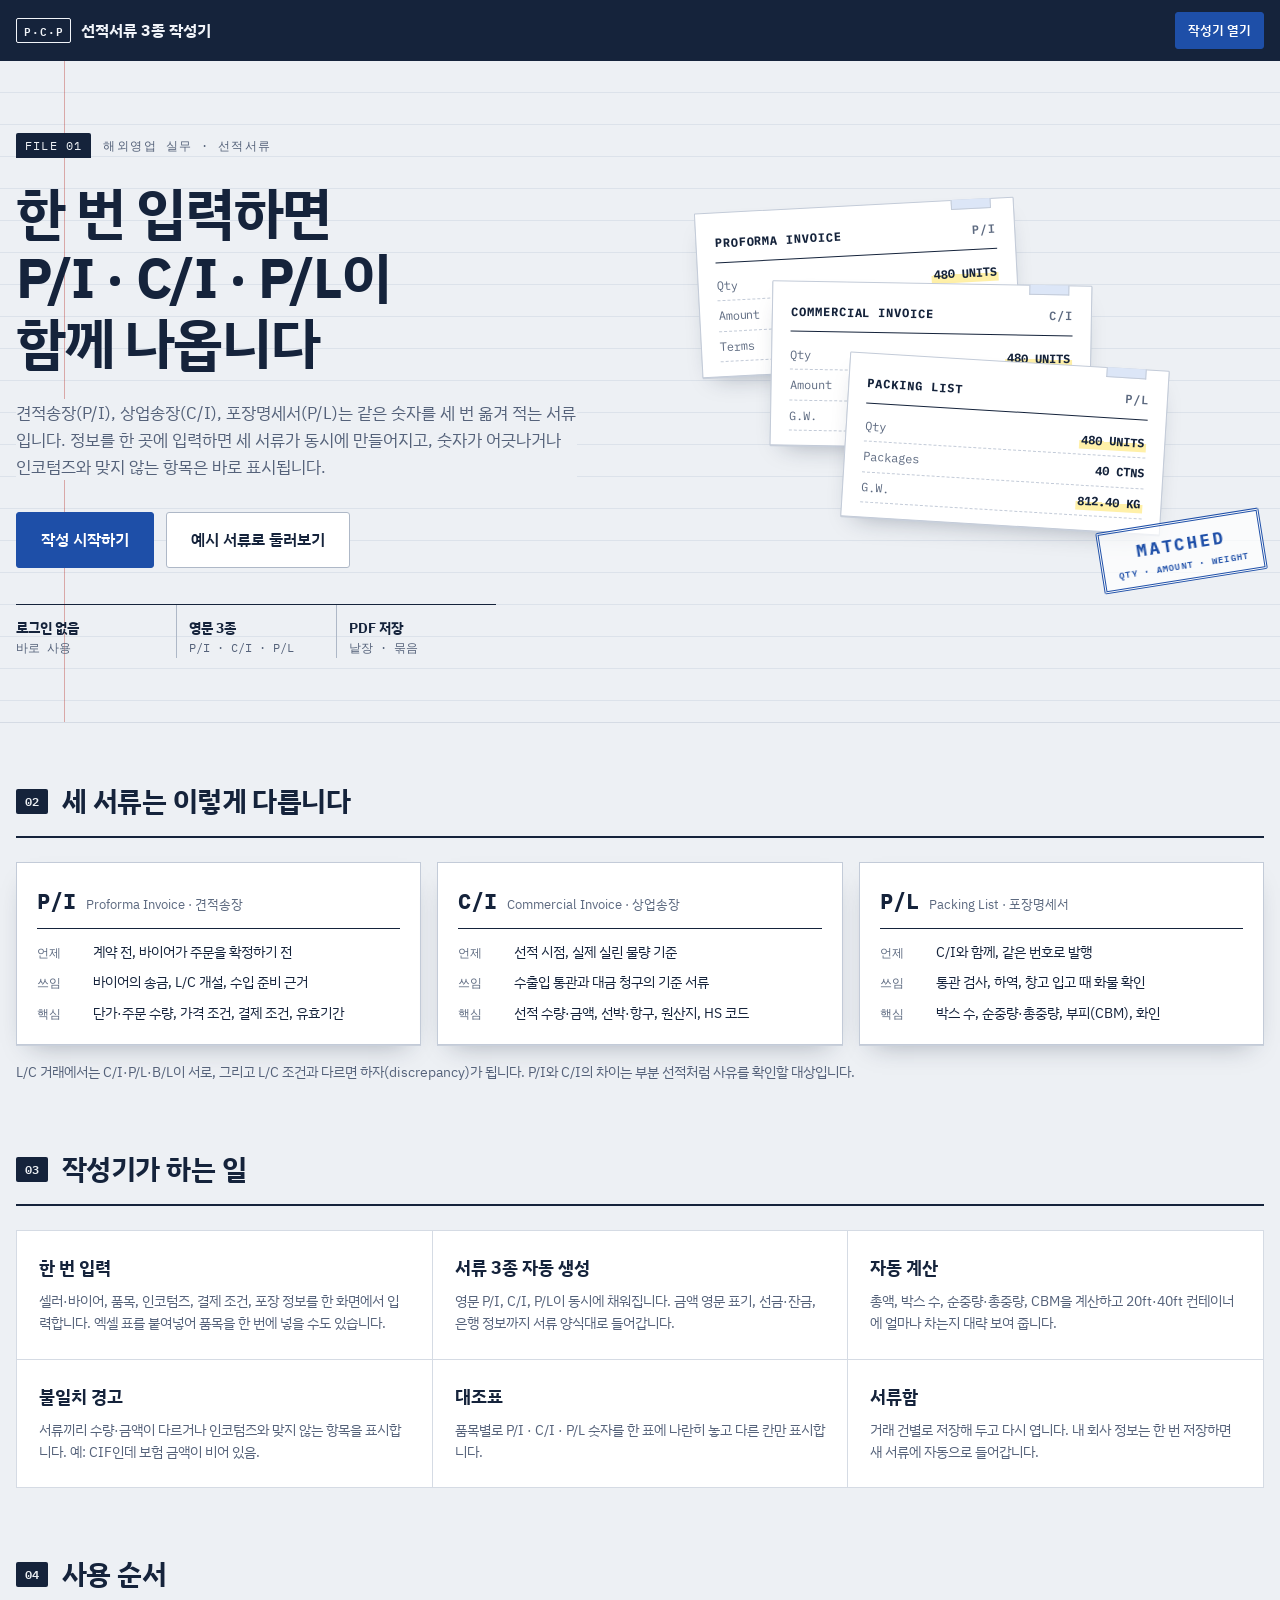
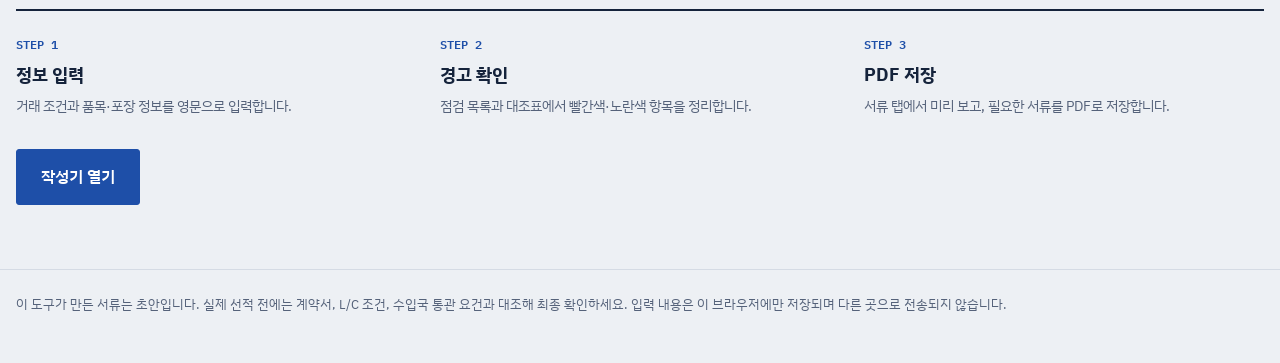
<file: index.html>
<!doctype html>
<html lang="ko">
<head>
<meta charset="utf-8">
<meta name="viewport" content="width=device-width, initial-scale=1, viewport-fit=cover">
<meta name="description" content="한 번 입력으로 영문 P/I, C/I, P/L을 함께 만드는 선적서류 작성기">
<title>선적서류 작성기 Ledger</title>
<link rel="preconnect" href="https://fonts.googleapis.com"><link rel="preconnect" href="https://fonts.gstatic.com" crossorigin>
<link rel="stylesheet" href="https://fonts.googleapis.com/css2?family=IBM+Plex+Mono:wght@400;600;700&family=IBM+Plex+Sans+KR:wght@400;500;600;700&display=swap">
<style>
:root{color-scheme:light;padding-top:env(safe-area-inset-top);padding-bottom:env(safe-area-inset-bottom)}
body{margin:0}img{max-width:100%}[hidden]{display:none!important}
/* Layout: 서류철 — 괘선 종이 바탕, 남색 잉크, 파란 도장. 작성기는 '인덱스 탭 | 입력 | 서류' 3단 서류철 */
:root {
  --bg: #EDF0F4; --surface: #FFFFFF; --item-bg: #F7F9FB; --input-bg: #FFFFFF;
  --ink: #15233B; --muted: #55627A; --line: #D5DBE4; --line-strong: #AEB8C7; --rule: #DCE2EA;
  --accent: #1E4FA8; --accent-strong: #163D85; --accent-ink: #FFFFFF; --accent-soft: #DCE6F7; --accent-text: #1E4FA8;
  --header-bg: #15233B; --header-ink: #F1F4F9; --header-muted: #A9B5C9;
  --err: #B42318; --err-bg: #FDECEA; --warn: #9A5B00; --warn-bg: #FFF4DE; --info: #2B5C8A; --info-bg: #E7F0F8; --ok: #1D7A46; --ok-bg: #E5F4EB;
  --paper: #FFFFFF; --paper-ink: #15233B; --paper-muted: #5D6A80; --paper-line: #C3CBD8; --paper-head: #EEF2F7;
  --hl: #FFF0A8; --stamp: #1E4FA8; --stamp-draft: #B42318;
  --shadow-doc: 0 1px 0 #C9D0DB, 0 12px 26px -14px rgba(21,35,59,.38);
  --f-display: "IBM Plex Sans KR", "Apple SD Gothic Neo", "Malgun Gothic", sans-serif;
  --f-body: "IBM Plex Sans KR", "Apple SD Gothic Neo", "Malgun Gothic", sans-serif;
  --f-mono: "IBM Plex Mono", ui-monospace, "SFMono-Regular", Consolas, monospace;
  --r-sm: 2px; --r: 3px; --r-card: 4px;
}
@media (prefers-color-scheme: dark) { :root:not([data-theme="light"]) {
  --bg: #0E1520; --surface: #151E2B; --item-bg: #111926; --input-bg: #0F1723;
  --ink: #E4EAF3; --muted: #9AA7BC; --line: #26324A; --line-strong: #3A4864; --rule: #1A2433;
  --accent: #6E9BEA; --accent-strong: #8DB1F0; --accent-ink: #0B1220; --accent-soft: #1C2D4D; --accent-text: #8DB1F0;
  --header-bg: #0A101A; --header-ink: #E4EAF3; --header-muted: #8592A8;
  --err: #F08A80; --err-bg: #3A1C1C; --warn: #F0BE62; --warn-bg: #362A12; --info: #8FBCE6; --info-bg: #162A40; --ok: #74CC98; --ok-bg: #133024;
  --hl: #F6E58A; --stamp: #1E4FA8; --stamp-draft: #B42318;
  --shadow-doc: 0 14px 30px -16px rgba(0,0,0,.8);
  color-scheme: dark;
} }
:root[data-theme="dark"] {
  --bg: #0E1520; --surface: #151E2B; --item-bg: #111926; --input-bg: #0F1723;
  --ink: #E4EAF3; --muted: #9AA7BC; --line: #26324A; --line-strong: #3A4864; --rule: #1A2433;
  --accent: #6E9BEA; --accent-strong: #8DB1F0; --accent-ink: #0B1220; --accent-soft: #1C2D4D; --accent-text: #8DB1F0;
  --header-bg: #0A101A; --header-ink: #E4EAF3; --header-muted: #8592A8;
  --err: #F08A80; --err-bg: #3A1C1C; --warn: #F0BE62; --warn-bg: #362A12; --info: #8FBCE6; --info-bg: #162A40; --ok: #74CC98; --ok-bg: #133024;
  --hl: #F6E58A; --stamp: #1E4FA8; --stamp-draft: #B42318;
  --shadow-doc: 0 14px 30px -16px rgba(0,0,0,.8);
  color-scheme: dark;
}

*, *::before, *::after { box-sizing: border-box; }
[hidden] { display: none !important; }
html { -webkit-text-size-adjust: 100%; scroll-padding-top: 80px; }
body { background: var(--bg); color: var(--ink); font-family: var(--f-body); font-size: 15px; line-height: 1.6; }
body::before { content: ""; position: fixed; inset: 0 0 auto; height: env(safe-area-inset-top, 0px); z-index: 10; background: var(--header-bg); }
.wrap { max-width: 1320px; margin: 0 auto; padding-left: max(16px, env(safe-area-inset-left, 0px)); padding-right: max(16px, env(safe-area-inset-right, 0px)); }
h1, h2, h3 { text-wrap: balance; margin: 0; }
p { margin: 0; }
button { font: inherit; color: inherit; }
:focus-visible { outline: 2px solid var(--accent); outline-offset: 2px; }

/* ---------- header ---------- */
.site-header { position: sticky; top: env(safe-area-inset-top, 0px); z-index: 20; background: var(--header-bg); }
.header-inner { display: flex; align-items: center; justify-content: space-between; gap: 12px; padding-block: 12px; }
.brand { display: flex; align-items: center; gap: 10px; text-decoration: none; color: var(--header-ink); min-width: 0; }
.brand-mark { font-family: var(--f-mono); font-size: 11px; font-weight: 600; letter-spacing: .08em; padding: 3px 7px; border: 1.5px solid currentColor; border-radius: var(--r-sm); white-space: nowrap; }
.brand-name { font-weight: 700; font-size: 16px; white-space: nowrap; overflow: hidden; text-overflow: ellipsis; }
.header-nav { display: flex; gap: 8px; }

/* ---------- buttons ---------- */
.btn { display: inline-flex; align-items: center; justify-content: center; gap: 6px; border: 1.5px solid transparent; border-radius: var(--r); padding: 10px 18px; font-weight: 600; font-size: 14px; cursor: pointer; transition: background .15s, border-color .15s, color .15s, transform .1s; text-decoration: none; white-space: nowrap; }
.btn:active { transform: translateY(1px); }
.btn:disabled { opacity: .45; cursor: not-allowed; }
.btn-primary { background: var(--accent); color: var(--accent-ink); border-color: var(--accent); }
.btn-primary:hover:not(:disabled) { background: var(--accent-strong); border-color: var(--accent-strong); }
.btn-ghost { background: var(--surface); color: var(--ink); border-color: var(--line-strong); }
.btn-ghost:hover { border-color: var(--ink); }
.btn-ghost-inv { background: transparent; color: var(--header-ink); border-color: var(--header-muted); }
.btn-ghost-inv:hover { border-color: var(--header-ink); }
.btn-small { padding: 7px 12px; font-size: 13px; }
.btn-large { padding: 14px 24px; font-size: 16px; }
.btn-link { background: none; border: 0; padding: 4px 6px; color: var(--muted); cursor: pointer; font-size: 13px; text-decoration: underline; text-underline-offset: 3px; }
.btn-link:hover { color: var(--ink); }
.btn-link.item-del:hover { color: var(--err); }
.btn-chip { background: var(--accent-soft); color: var(--accent-text); border: 1px solid transparent; border-radius: var(--r-sm); padding: 5px 10px; font-size: 12.5px; font-weight: 600; cursor: pointer; white-space: nowrap; }
.btn-chip:hover { border-color: var(--accent); }
.badge { font-family: var(--f-mono); font-size: 11px; background: var(--ink); color: var(--bg); border-radius: 999px; padding: 0 6px; min-width: 18px; }

/* =========================================================
   INTRO
   ========================================================= */
.hero-band { overflow-x: clip; background-color: var(--bg); background-image: repeating-linear-gradient(to bottom, transparent 0 31px, var(--rule) 31px 32px); border-bottom: 1px solid var(--line); position: relative; }
.hero-band::before { content: ""; position: absolute; top: 0; bottom: 0; left: max(5%, calc(50% - 640px)); width: 1px; background: color-mix(in srgb, var(--err) 35%, transparent); }
.hero { display: grid; grid-template-columns: minmax(0, 1.05fr) minmax(0, .95fr); gap: 56px; align-items: center; padding-block: 72px 64px; position: relative; }
.eyebrow { display: flex; align-items: center; gap: 12px; font-family: var(--f-mono); font-size: 12px; letter-spacing: .12em; text-transform: uppercase; color: var(--muted); margin-bottom: 22px; }
.eyebrow-tab { background: var(--ink); color: var(--bg); padding: 3px 9px; border-radius: var(--r-sm) var(--r-sm) 0 0; letter-spacing: .1em; }
.hero h1 { font-weight: 700; font-size: clamp(32px, 4.8vw, 56px); line-height: 1.16; letter-spacing: -0.025em; }
.lede { margin-top: 24px; font-size: 17px; color: var(--muted); max-width: 33em; background: var(--bg); }
.cta-row { display: flex; flex-wrap: wrap; gap: 12px; margin-top: 32px; }
.hero-facts { list-style: none; padding: 0; margin: 36px 0 0; display: grid; grid-template-columns: repeat(3, minmax(0, 1fr)); border-top: 1.5px solid var(--ink); max-width: 480px; }
.hero-facts li { padding: 12px 10px 0 0; display: grid; min-width: 0; }
.hero-facts li + li { padding-left: 12px; border-left: 1px solid var(--line-strong); }
.hero-facts b { font-size: 14px; }
.hero-facts span { font-family: var(--f-mono); font-size: 11.5px; color: var(--muted); }

.hero-docs { position: relative; min-height: 380px; }
.mini-doc { position: absolute; width: min(320px, 80%); background: var(--paper); color: var(--paper-ink); border: 1px solid var(--paper-line); padding: 20px 18px 14px; font-family: var(--f-mono); font-size: 12px; box-shadow: var(--shadow-doc); border-radius: 1px; }
.mini-doc::before { content: ""; position: absolute; top: -1px; right: 22px; width: 40px; height: 10px; background: var(--accent-soft); border: 1px solid var(--paper-line); border-top: 0; }
.mini-title { display: flex; justify-content: space-between; align-items: baseline; font-weight: 700; letter-spacing: .08em; font-size: 12px; padding-bottom: 10px; margin-bottom: 8px; border-bottom: 1.5px solid var(--paper-ink); }
.mini-title i { font-style: normal; color: var(--paper-muted); font-weight: 600; }
.mini-row { display: flex; justify-content: space-between; gap: 10px; padding: 5px 0; border-bottom: 1px dashed var(--paper-line); }
.mini-row span { color: var(--paper-muted); }
.mini-hl { background: linear-gradient(transparent 55%, var(--hl) 55%); padding: 0 2px; }
.mini-pi { top: 0; left: 0; transform: rotate(-3deg); }
.mini-ci { top: 78px; left: 13%; transform: rotate(1deg); }
.mini-pl { top: 156px; left: 26%; transform: rotate(3.5deg); }
.mini-stamp { position: absolute; right: 0; bottom: 4px; display: grid; justify-items: center; font-family: var(--f-mono); font-weight: 700; font-size: 17px; letter-spacing: .16em; color: var(--stamp); border: 3px double var(--stamp); padding: 8px 14px 6px; transform: rotate(-9deg); border-radius: var(--r-sm); background: color-mix(in srgb, var(--paper) 70%, transparent); animation: stampIn .55s cubic-bezier(.2,.9,.3,1.2) .35s both; }
.mini-stamp small { font-size: 9px; letter-spacing: .14em; font-weight: 600; }
@keyframes stampIn { from { transform: rotate(-9deg) scale(1.5); opacity: .25; } to { transform: rotate(-9deg) scale(1); opacity: 1; } }

.section { padding-block: 56px 8px; }
.section-head { display: flex; align-items: center; gap: 14px; margin-bottom: 24px; border-bottom: 2px solid var(--ink); padding-bottom: 12px; }
.section-tab { font-family: var(--f-mono); font-size: 12px; font-weight: 600; background: var(--ink); color: var(--bg); padding: 3px 9px; border-radius: var(--r-sm); }
.section-title { font-weight: 700; font-size: clamp(22px, 2.6vw, 28px); letter-spacing: -0.02em; }
.section-note { margin-top: 16px; font-size: 14px; color: var(--muted); }

.doc-compare { display: grid; grid-template-columns: repeat(3, minmax(0, 1fr)); gap: 16px; }
.doc-card { background: var(--paper); color: var(--paper-ink); border: 1px solid var(--paper-line); box-shadow: var(--shadow-doc); padding: 20px; }
.doc-card-head { display: flex; align-items: baseline; gap: 10px; flex-wrap: wrap; border-bottom: 1.5px solid var(--paper-ink); padding-bottom: 10px; margin-bottom: 12px; }
.doc-card-head b { font-family: var(--f-mono); font-size: 22px; }
.doc-card-head span { font-size: 13px; color: var(--paper-muted); }
.doc-card dl { margin: 0; display: grid; grid-template-columns: 44px minmax(0, 1fr); gap: 8px 12px; font-size: 14px; }
.doc-card dt { font-family: var(--f-mono); font-size: 12px; color: var(--paper-muted); padding-top: 2px; }
.doc-card dd { margin: 0; }

.feature-grid { display: grid; grid-template-columns: repeat(3, minmax(0, 1fr)); gap: 0; border-left: 1px solid var(--line); }
.feature { padding: 22px 22px 24px; border-right: 1px solid var(--line); border-bottom: 1px solid var(--line); background: var(--surface); }
.feature h3 { font-weight: 700; font-size: 18px; margin-bottom: 8px; }
.feature p { font-size: 14px; color: var(--muted); }
.feature-grid .feature:nth-child(-n+3) { border-top: 1px solid var(--line); }

.flow-list { list-style: none; counter-reset: s; padding: 0; margin: 0; display: grid; grid-template-columns: repeat(3, minmax(0, 1fr)); gap: 24px; }
.flow-list li { counter-increment: s; display: grid; gap: 6px; }
.flow-list li::before { content: "STEP " counter(s); font-family: var(--f-mono); font-size: 12px; font-weight: 600; color: var(--accent-text); }
.flow-list strong { font-size: 18px; }
.flow-list span { color: var(--muted); font-size: 14px; }
.flow-cta { margin-top: 32px; }
.site-footer { margin-top: 56px; padding-block: 24px 48px; border-top: 1px solid var(--line); font-size: 13px; color: var(--muted); }

/* =========================================================
   APP
   ========================================================= */
.app-bar { display: flex; flex-wrap: wrap; align-items: center; justify-content: space-between; gap: 10px; padding-block: 22px 14px; }
.app-bar-left, .app-bar-right { display: flex; align-items: center; gap: 8px; flex-wrap: wrap; min-width: 0; }
.app-title { font-weight: 700; font-size: 22px; letter-spacing: -0.02em; overflow-wrap: anywhere; }
.chip { font-size: 12px; font-weight: 600; padding: 2px 9px; border-radius: var(--r-sm); }
.chip-sample { background: var(--hl); color: #15233B; }
.chip-saved { background: var(--ok-bg); color: var(--ok); }
.chip-saved.is-dirty { background: var(--warn-bg); color: var(--warn); }

.notice { position: fixed; z-index: 40; left: 50%; transform: translateX(-50%); bottom: calc(20px + env(safe-area-inset-bottom, 0px)); width: min(640px, calc(100% - 32px)); display: flex; flex-wrap: wrap; align-items: center; gap: 10px; padding: 12px 16px; background: var(--header-bg); color: var(--header-ink); border-left: 4px solid var(--accent); box-shadow: 0 12px 30px -10px rgba(0,0,0,.45); animation: toastIn .2s ease-out both; }
.notice .btn-ghost { background: transparent; color: var(--header-ink); border-color: var(--header-muted); }
@keyframes toastIn { from { transform: translate(-50%, 8px); } to { transform: translate(-50%, 0); } }
.notice-text { font-size: 14px; margin-right: auto; }

.drawer { background: var(--surface); border: 1px solid var(--line-strong); border-top: 4px solid var(--ink); padding: 16px 18px; margin-bottom: 18px; }
.drawer-head { display: flex; flex-wrap: wrap; align-items: center; justify-content: space-between; gap: 10px; margin-bottom: 12px; }
.drawer-head h2 { font-size: 17px; }
.drawer-actions { display: flex; flex-wrap: wrap; gap: 8px; align-items: center; }
.file-btn { position: relative; overflow: hidden; }
.file-btn input { position: absolute; inset: 0; opacity: 0; cursor: pointer; }
.deal-list { list-style: none; margin: 0; padding: 0; display: grid; }
.deal { display: grid; grid-template-columns: minmax(0, 1fr) auto auto; gap: 12px; align-items: center; padding: 10px 0; border-top: 1px solid var(--line); }
.deal.is-current { box-shadow: inset 3px 0 0 var(--accent); padding-left: 12px; }
.deal-main { display: grid; min-width: 0; }
.deal-main b { overflow-wrap: anywhere; }
.deal-main span, .deal-date { font-size: 12.5px; color: var(--muted); font-family: var(--f-mono); }
.deal-acts { display: flex; align-items: center; gap: 4px; }
.deal-empty { padding: 14px 0; color: var(--muted); font-size: 14px; border-top: 1px solid var(--line); }
.drawer-note { margin-top: 10px; font-size: 12.5px; color: var(--muted); }

.workspace { display: grid; grid-template-columns: 172px minmax(0, 1fr) minmax(0, 1.08fr); gap: 22px; align-items: start; padding-block: 4px 72px; }

/* 인덱스 탭 */
.index-nav { position: sticky; top: calc(env(safe-area-inset-top, 0px) + 74px); }
.index-progress { margin-bottom: 12px; }
.index-progress span { font-family: var(--f-mono); font-size: 12px; color: var(--muted); }
.index-bar { height: 4px; background: var(--line); margin-top: 4px; }
.index-bar i { display: block; height: 100%; background: var(--accent); transition: width .3s; }
.index-nav ol { list-style: none; margin: 0; padding: 0; display: grid; gap: 3px; }
.index-nav a { display: grid; grid-template-columns: 26px minmax(0, 1fr) 10px; align-items: center; gap: 8px; padding: 8px 10px 8px 0; text-decoration: none; color: var(--ink); font-size: 13.5px; background: var(--surface); border: 1px solid var(--line); border-left: 0; border-radius: 0 var(--r) var(--r) 0; transition: transform .15s, background .15s; }
.index-nav a:hover { transform: translateX(4px); background: var(--accent-soft); }
.index-nav a b { font-family: var(--f-mono); font-size: 12px; text-align: center; background: var(--ink); color: var(--bg); align-self: stretch; display: grid; place-items: center; margin: -8px 0; }
.dot { width: 8px; height: 8px; border-radius: 50%; background: var(--ok); }
.index-nav a[data-state="warn"] .dot { background: var(--warn); }
.index-nav a[data-state="err"] .dot { background: var(--err); }

/* 입력 */
.form-col { display: grid; gap: 16px; min-width: 0; }
.form-hint { font-size: 13px; color: var(--muted); }
.panel { margin: 0; min-width: 0; background: var(--surface); border: 1px solid var(--line); border-top: 3px solid var(--ink); border-radius: 0 0 var(--r-card) var(--r-card); padding: 16px 18px 20px; scroll-margin-top: 80px; }
.panel legend { float: left; width: 100%; padding: 0 0 10px; margin-bottom: 14px; border-bottom: 1px solid var(--line); font-weight: 700; font-size: 16px; display: flex; align-items: center; gap: 10px; }
.panel legend + * { clear: both; }
.panel-num { font-family: var(--f-mono); font-size: 12px; width: 24px; height: 24px; display: inline-grid; place-items: center; border-radius: var(--r-sm); background: var(--accent-soft); color: var(--accent-text); }
.panel-hint { font-size: 13px; color: var(--muted); margin-bottom: 12px; }
.grid { display: grid; gap: 12px; }
.g2 { grid-template-columns: repeat(2, minmax(0, 1fr)); }
.g4 { grid-template-columns: repeat(4, minmax(0, 1fr)); }
.span2 { grid-column: span 2; } .span3 { grid-column: span 3; }
.field { display: grid; gap: 5px; min-width: 0; align-content: start; }
.field > span { font-size: 12.5px; color: var(--muted); font-weight: 500; }
.field input, .field select, .field textarea, .dims-row input { width: 100%; min-width: 0; font: inherit; font-size: 14px; color: var(--ink); background: var(--input-bg); border: 1px solid var(--line-strong); border-radius: var(--r); padding: 9px 10px; }
.field textarea { resize: vertical; font-family: var(--f-mono); font-size: 13px; }
.field input:focus, .field select:focus, .field textarea:focus, .dims-row input:focus, #pasteArea:focus { outline: none; border-color: var(--accent); box-shadow: 0 0 0 3px var(--accent-soft); }
.field input[type="number"], .dims-row input { font-variant-numeric: tabular-nums; font-family: var(--f-mono); font-size: 13.5px; }
.with-btn { display: flex; gap: 6px; }
.with-btn input { flex: 1; }
.is-muted { opacity: .5; }
.dims { grid-column: span 4; }
.dims-row { display: grid; grid-template-columns: repeat(3, minmax(0, 1fr)); gap: 8px; }
.inline-tools { display: flex; flex-wrap: wrap; align-items: center; gap: 8px; margin-top: 14px; }
.tool-note { font-size: 12.5px; color: var(--ok); }

.sub { margin-top: 14px; border: 1px dashed var(--line-strong); padding: 0 14px; border-radius: var(--r); }
.sub[open] { padding-bottom: 14px; }
.sub summary { cursor: pointer; padding: 10px 0; font-size: 14px; font-weight: 600; }
.sub.is-needed summary::after { content: "T/T 결제에 필요"; margin-left: 8px; font-size: 11.5px; font-weight: 600; color: var(--accent-text); background: var(--accent-soft); padding: 1px 7px; border-radius: var(--r-sm); }

.inco-guide { background: var(--item-bg); border: 1px solid var(--line); border-left: 3px solid var(--accent); padding: 12px 14px; }
.ig-title { font-size: 13px; margin-bottom: 8px; }
.ig-title b { font-family: var(--f-mono); font-size: 15px; margin-right: 4px; }
.ig-title span { font-family: var(--f-mono); font-size: 11px; color: var(--muted); margin-left: 6px; }
.inco-guide dl { margin: 0; display: grid; grid-template-columns: 76px minmax(0, 1fr); gap: 4px 12px; font-size: 13px; }
.inco-guide dt { color: var(--muted); }
.inco-guide dd { margin: 0; }

.pay-split { display: grid; grid-template-columns: auto minmax(0, 1fr) auto minmax(0, 1fr); gap: 4px 10px; align-items: baseline; background: var(--item-bg); border: 1px solid var(--line); padding: 10px 14px; font-size: 13px; }
.pay-split span { color: var(--muted); }
.pay-split b { font-family: var(--f-mono); font-variant-numeric: tabular-nums; }
.pay-split em { grid-column: 1 / -1; font-style: normal; font-size: 12px; color: var(--muted); }

.item-card { border: 1px solid var(--line); border-radius: var(--r); padding: 14px; margin-bottom: 12px; background: var(--item-bg); }
.item-head { display: flex; align-items: center; gap: 10px; margin-bottom: 12px; flex-wrap: wrap; }
.item-no { font-family: var(--f-mono); font-weight: 700; font-size: 13px; background: var(--ink); color: var(--bg); padding: 1px 7px; border-radius: var(--r-sm); }
.item-calc { font-family: var(--f-mono); font-size: 12px; color: var(--accent-text); font-variant-numeric: tabular-nums; }
.item-acts { margin-left: auto; display: flex; gap: 2px; }
.item-tools { display: flex; flex-wrap: wrap; gap: 8px; }
.item-tools .btn { flex: 1 1 160px; }
.paste-box { margin-top: 14px; border: 1px dashed var(--accent); padding: 14px; background: var(--item-bg); }
.paste-cols { font-family: var(--f-mono); font-size: 12px; background: var(--surface); border: 1px solid var(--line); padding: 8px 10px; margin-bottom: 10px; overflow-wrap: anywhere; }
#pasteArea { width: 100%; font-family: var(--f-mono); font-size: 12.5px; padding: 10px; border: 1px solid var(--line-strong); border-radius: var(--r); background: var(--input-bg); color: var(--ink); resize: vertical; }
.paste-actions { display: flex; flex-wrap: wrap; gap: 10px; justify-content: space-between; align-items: center; margin-top: 10px; }
.check-inline { font-size: 13px; display: flex; gap: 6px; align-items: center; }

/* 미리보기 */
.preview-col { position: sticky; top: calc(env(safe-area-inset-top, 0px) + 74px); display: grid; gap: 14px; min-width: 0; max-height: calc(100vh - 90px); overflow: auto; padding: 0 4px 8px 0; }
.totals { display: grid; grid-template-columns: repeat(4, minmax(0, 1fr)); border: 1px solid var(--line); background: var(--surface); }
.tot { padding: 10px 12px; min-width: 0; }
.tot + .tot { border-left: 1px solid var(--line); }
.tot span { display: block; font-size: 11.5px; color: var(--muted); }
.tot b { display: block; font-family: var(--f-mono); font-size: 14px; font-variant-numeric: tabular-nums; overflow-wrap: anywhere; }

.container-fit { background: var(--surface); border: 1px solid var(--line); padding: 12px 14px; display: grid; gap: 7px; }
.cf-head { display: flex; justify-content: space-between; gap: 8px; flex-wrap: wrap; font-size: 13px; }
.cf-head span { font-size: 11.5px; color: var(--muted); font-family: var(--f-mono); }
.cf-row { display: grid; grid-template-columns: 58px minmax(0, 1fr) 62px; gap: 10px; align-items: center; font-size: 12.5px; }
.cf-name { font-family: var(--f-mono); font-weight: 600; }
.cf-bar { height: 12px; background: repeating-linear-gradient(90deg, var(--line) 0 2px, transparent 2px 8px); border: 1px solid var(--line-strong); }
.cf-bar i { display: block; height: 100%; background: var(--accent); }
.cf-row.is-full .cf-bar i { background: var(--warn); }
.cf-row.is-over .cf-bar i { background: var(--err); }
.cf-val { font-family: var(--f-mono); text-align: right; font-variant-numeric: tabular-nums; }
.cf-note { font-size: 12px; color: var(--err); }
.cf-foot { font-size: 11.5px; color: var(--muted); }
.cf-air { display: grid; grid-template-columns: repeat(3, auto minmax(0, 1fr)); gap: 4px 10px; align-items: baseline; font-size: 12.5px; }
.cf-air span { color: var(--muted); }
.cf-air b { font-family: var(--f-mono); font-variant-numeric: tabular-nums; }
.cf-air .cf-chg { color: var(--accent-text); }
@media (max-width: 560px) { .cf-air { grid-template-columns: auto minmax(0, 1fr); } }

.checks { background: var(--surface); border: 1px solid var(--line); padding: 14px 16px; scroll-margin-top: 80px; }
.checks-head { display: flex; align-items: center; justify-content: space-between; gap: 10px; flex-wrap: wrap; margin-bottom: 10px; }
.checks-head h2 { font-size: 16px; }
.checks-count { display: flex; gap: 6px; }
.cc { font-size: 11.5px; padding: 2px 8px; border-radius: var(--r-sm); font-weight: 600; font-family: var(--f-mono); }
.cc-err { background: var(--err-bg); color: var(--err); } .cc-warn { background: var(--warn-bg); color: var(--warn); } .cc-info { background: var(--info-bg); color: var(--info); }
.checks-list { list-style: none; margin: 0; padding: 0; display: grid; gap: 5px; }
.check { display: grid; grid-template-columns: auto minmax(0, 1fr); gap: 10px; align-items: start; padding: 7px 10px; border-left: 3px solid; }
.check-err { background: var(--err-bg); border-color: var(--err); } .check-warn { background: var(--warn-bg); border-color: var(--warn); }
.check-info { background: var(--info-bg); border-color: var(--info); } .check-ok { background: var(--ok-bg); border-color: var(--ok); }
.check-tag { font-size: 11px; font-weight: 700; padding-top: 2px; white-space: nowrap; }
.check-err .check-tag { color: var(--err); } .check-warn .check-tag { color: var(--warn); } .check-info .check-tag { color: var(--info); } .check-ok .check-tag { color: var(--ok); }
.check-text { background: none; border: 0; padding: 0; text-align: left; font-size: 13.5px; line-height: 1.5; color: var(--ink); cursor: pointer; }
button.check-text:hover { text-decoration: underline; text-underline-offset: 3px; }

.preview { display: grid; gap: 10px; min-width: 0; scroll-margin-top: 80px; }
.doc-tabs { display: flex; gap: 4px; border-bottom: 2px solid var(--ink); }
.doc-tab { flex: 1; padding: 9px 0; border: 1.5px solid var(--line-strong); border-bottom: 0; background: var(--surface); border-radius: var(--r) var(--r) 0 0; font-family: var(--f-mono); font-weight: 700; font-size: 14px; cursor: pointer; color: var(--muted); }
.doc-tab:hover { color: var(--ink); }
.doc-tab.is-on { background: var(--ink); color: var(--bg); border-color: var(--ink); }
.doc-tab-cmp { font-family: var(--f-body); font-size: 13.5px; }
.paper-scroll { overflow-x: auto; overflow-y: hidden; padding-bottom: 2px; }
.paper.is-cmp { width: auto; min-width: 600px; }
.paper { position: relative; width: 600px; max-width: none; background: var(--paper); color: var(--paper-ink); border: 1px solid var(--paper-line); box-shadow: var(--shadow-doc); padding: 26px 26px 30px; font-family: "Helvetica Neue", Arial, sans-serif; font-size: 11.5px; line-height: 1.45; }
.paper-stamp { position: absolute; top: 18px; right: 22px; display: grid; justify-items: center; font-family: var(--f-mono); font-weight: 700; font-size: 14px; letter-spacing: .18em; color: var(--stamp); border: 2.5px double var(--stamp); padding: 4px 10px 3px; transform: rotate(-7deg); opacity: .85; pointer-events: none; }
.paper-stamp small { font-family: var(--f-body); font-size: 9px; letter-spacing: 0; font-weight: 600; }
.paper-stamp.is-draft { color: var(--stamp-draft); border-color: var(--stamp-draft); }
.d-top { text-align: center; border-bottom: 2px solid var(--paper-ink); padding-bottom: 10px; margin-bottom: 12px; }
.d-issuer { text-align: left; font-size: 10.5px; color: var(--paper-muted); }
.d-title { font-size: 20px; letter-spacing: .14em; font-weight: 700; margin-top: 4px; }
.d-grid { display: grid; grid-template-columns: 1fr 1fr; border: 1px solid var(--paper-line); }
.d-box { padding: 8px 10px; border-right: 1px solid var(--paper-line); border-bottom: 1px solid var(--paper-line); min-width: 0; }
.d-box:nth-child(2n) { border-right: 0; } .d-box:nth-child(n+3) { border-bottom: 0; }
.d-label { font-size: 9.5px; letter-spacing: .1em; color: var(--paper-muted); font-weight: 700; margin-bottom: 3px; }
.d-party b { display: block; font-size: 12px; }
.kv { display: grid; grid-template-columns: 108px minmax(0, 1fr); gap: 6px; padding: 1.5px 0; }
.kv span { color: var(--paper-muted); }
.kv b { font-weight: 600; overflow-wrap: anywhere; }
.d-table-wrap { margin-top: 12px; }
.d-table { width: 100%; border-collapse: collapse; font-variant-numeric: tabular-nums; font-size: inherit; line-height: inherit; color: inherit; }
.d-table td { font-size: inherit; }
.d-table th, .d-table td { border: 1px solid var(--paper-line); padding: 5px 6px; vertical-align: top; }
.d-table th { background: var(--paper-head); font-size: 10px; letter-spacing: .03em; }
.d-table tfoot td { font-weight: 700; background: var(--paper-head); }
.d-table small { display: block; color: var(--paper-muted); font-size: 10px; }
.a-r { text-align: right; white-space: nowrap; } .a-c { text-align: center; } .a-l { text-align: left; }
.d-empty { color: var(--paper-muted); font-style: italic; text-align: center; }
.d-words { margin-top: 10px; font-weight: 700; font-size: 11px; }
.d-extra { margin-top: 6px; display: grid; gap: 2px; }
.d-bank { margin-top: 10px; border: 1px solid var(--paper-line); padding: 8px 10px; max-width: 60%; }
.d-bottom { display: grid; grid-template-columns: minmax(0, 1fr) auto; gap: 20px; margin-top: 16px; align-items: end; }
.d-marks { font-family: var(--f-mono); font-size: 11px; margin: 0 0 8px; white-space: pre-wrap; }
.d-signs { display: flex; gap: 18px; }
.d-sign { width: 170px; font-size: 10.5px; color: var(--paper-muted); }
.d-sign-line { height: 36px; border-bottom: 1px solid var(--paper-ink); margin-bottom: 4px; }
.d-sign-co { color: var(--paper-ink); font-weight: 700; }
.cmp-title { font-size: 16px; letter-spacing: .04em; margin-bottom: 6px; }
.cmp-verdict { font-size: 12.5px; padding: 6px 10px; background: #E5F4EB; color: #1D5E3A; }
.cmp-verdict.is-diff { background: #FFF4DE; color: #7A4800; }
.cmp-table th { text-align: center; }
.cmp-diff { background: #FDECEA; color: #9B1C14; font-weight: 700; }

.actions { display: flex; gap: 8px; flex-wrap: wrap; }
.actions .btn { flex: 1 1 180px; }
.save-msg { font-size: 13px; color: var(--ok); min-height: 1.4em; }
.save-msg.is-bad { color: var(--err); }

.mobile-bar { display: none; }

/* ---------- responsive ---------- */
@media (max-width: 1240px) {
  .workspace { grid-template-columns: minmax(0, 1fr) minmax(0, 1.05fr); }
  .index-nav { grid-column: 1 / -1; position: sticky; top: calc(env(safe-area-inset-top, 0px) + 58px); z-index: 5; background: var(--bg); padding-block: 8px; display: flex; gap: 12px; align-items: center; }
  .index-progress { margin: 0; min-width: 90px; }
  .index-nav ol { display: flex; gap: 4px; overflow-x: auto; flex: 1; scrollbar-width: none; -webkit-overflow-scrolling: touch; }
  .index-nav ol::-webkit-scrollbar { display: none; }
  .index-nav a { white-space: nowrap; border-left: 1px solid var(--line); border-radius: var(--r); padding: 6px 10px 6px 0; grid-template-columns: 24px auto 8px; }
  .index-nav a:hover { transform: none; }
  .index-nav a b { margin: -6px 0; border-radius: var(--r) 0 0 var(--r); }
}
@media (max-width: 1020px) {
  .workspace { grid-template-columns: minmax(0, 1fr); }
  .preview-col { position: static; max-height: none; overflow: visible; padding: 0; }
  .feature-grid { grid-template-columns: repeat(2, minmax(0, 1fr)); }
  .feature-grid .feature:nth-child(3) { border-top: 0; }
  .doc-compare { grid-template-columns: minmax(0, 1fr); }
  .mobile-bar { display: flex; position: fixed; left: 0; right: 0; bottom: 0; z-index: 30; background: var(--header-bg); padding: 8px max(12px, env(safe-area-inset-right, 0px)) calc(8px + env(safe-area-inset-bottom, 0px)) max(12px, env(safe-area-inset-left, 0px)); gap: 6px; }
  .mobile-bar button { flex: 1; background: transparent; border: 1px solid var(--header-muted); color: var(--header-ink); padding: 8px; font-size: 13.5px; font-weight: 600; border-radius: var(--r); cursor: pointer; }
  .mobile-bar b { font-family: var(--f-mono); margin-left: 4px; padding: 0 6px; border-radius: 999px; background: var(--ok); color: #fff; }
  .mobile-bar b.is-warn { background: var(--warn); color: #15233B; } .mobile-bar b.is-err { background: var(--err); color: #fff; }
  #intro .site-footer { margin-bottom: 0; }
  body.in-app { padding-bottom: 64px; }
  body.in-app .notice { bottom: calc(72px + env(safe-area-inset-bottom, 0px)); }
  html { scroll-padding-top: 128px; }
  .panel, .checks, .preview { scroll-margin-top: 128px; }
  body:not(.in-app) .mobile-bar { display: none; }
}
@media (max-width: 760px) {
  .hero { grid-template-columns: minmax(0, 1fr); gap: 40px; padding-block: 44px 40px; }
  .hero-docs { min-height: 330px; }
  .flow-list { grid-template-columns: minmax(0, 1fr); gap: 18px; }
  .totals { grid-template-columns: repeat(2, minmax(0, 1fr)); }
  .tot:nth-child(3) { border-left: 0; } .tot:nth-child(n+3) { border-top: 1px solid var(--line); }
  .deal { grid-template-columns: minmax(0, 1fr); gap: 6px; }
  .index-progress { display: none; }
  .field input, .field select, .field textarea, .dims-row input, #pasteArea, .field input[type="number"] { font-size: 16px; }
  .btn-link, .btn-chip { min-height: 36px; padding-inline: 10px; display: inline-flex; align-items: center; }
  .btn-small { min-height: 38px; }
}
@media (max-width: 560px) {
  .feature-grid, .g2 { grid-template-columns: minmax(0, 1fr); }
  .feature-grid .feature:nth-child(2) { border-top: 0; }
  .span2 { grid-column: auto; }
  .g4 { grid-template-columns: repeat(2, minmax(0, 1fr)); }
  .span3, .dims { grid-column: span 2; }
  .brand-mark { display: none; }
  .brand-name { font-size: 14px; }
  .hero-facts b { font-size: 13px; }
  .hero-facts span { font-size: 10.5px; letter-spacing: -0.02em; }
  .hero-band::before { display: none; }
  .mini-doc { width: 76%; }
  .mini-ci { left: 10%; } .mini-pl { left: 20%; }
  .mini-stamp { right: 18px; font-size: 14px; padding: 6px 10px 4px; }
  .pay-split { grid-template-columns: auto minmax(0, 1fr); }
  .app-bar-right .btn { flex: 1 1 auto; }
}
@media (prefers-reduced-motion: reduce) { *, *::before, *::after { transition: none !important; animation: none !important; } }

/* ---------- 알림·휴대폰 보완 ---------- */
body.has-toast #app { padding-bottom: calc(var(--toast-h, 0px) + 24px); }
.paper-toggle { justify-self: end; }
.d-table tfoot td { white-space: normal; }
.brand { padding-block: 8px; margin-block: -8px; }
@media (pointer: coarse) {
  .btn-link, .btn-chip { min-height: 40px; padding-inline: 10px; display: inline-flex; align-items: center; }
  .index-nav a { min-height: 40px; }
}
/* 가로로 돌린 휴대폰: 고정 영역을 줄여 입력 공간 확보 */
@media (max-height: 500px) and (max-width: 1020px) {
  .site-header, .index-nav { position: static; }
  .mobile-bar { padding-top: 4px; padding-bottom: calc(4px + env(safe-area-inset-bottom, 0px)); }
  .mobile-bar button { padding: 4px; }
  body.in-app { padding-bottom: 48px; }
  body.in-app .notice { bottom: calc(52px + env(safe-area-inset-bottom, 0px)); }
  html { scroll-padding-top: 16px; }
  .panel, .checks, .preview { scroll-margin-top: 16px; }
}

.dims.dims3 { grid-column: span 3; }
.sub-grid { margin-top: 14px; }
@media (max-width: 560px) { .dims.dims3 { grid-column: span 2; } }

/* 화면 낭독기 전용 글자 */
.sr { position: absolute !important; width: 1px; height: 1px; padding: 0; margin: -1px; overflow: hidden; clip: rect(0 0 0 0); white-space: nowrap; border: 0; }
/* 알림이 떠 있을 때 포커스한 칸이 알림 뒤로 숨지 않게 */
html:has(body.has-toast) { scroll-padding-bottom: calc(var(--toast-h, 0px) + 32px); }
body.has-toast { scroll-padding-bottom: calc(var(--toast-h, 0px) + 32px); }
.checks:focus { outline: 2px solid var(--accent); outline-offset: 2px; }
.paper:focus-visible { outline: 2px solid var(--accent); outline-offset: 3px; }
/* 단계 상태를 모양으로도 구분 */
.index-nav a[data-state="warn"] .dot { border-radius: 1px; transform: rotate(45deg); }
.index-nav a[data-state="err"] .dot { border-radius: 0; width: 9px; height: 9px; }
.item-acts .btn-link[data-up] { min-width: 32px; justify-content: center; }
[aria-invalid="true"] { border-color: var(--err) !important; }
.index-nav a { position: relative; }

</style>
</head>
<body>
<header class="site-header">
  <div class="wrap header-inner">
    <a class="brand" href="#" id="brandLink"><span class="brand-mark" aria-hidden="true">P·C·P</span><span class="brand-name">선적서류 3종 작성기</span></a>
    <nav class="header-nav">
      <button type="button" class="btn btn-small btn-ghost-inv" id="navIntro">소개</button>
      <button type="button" class="btn btn-small btn-primary" id="navApp">작성기 열기</button>
    </nav>
  </div>
</header>

<main>
<!-- ============ 소개 ============ -->
<section id="intro">
  <div class="hero-band">
    <div class="hero wrap">
      <div class="hero-copy">
        <p class="eyebrow"><span class="eyebrow-tab">FILE 01</span>해외영업 실무 · 선적서류</p>
        <h1>한 번 입력하면<br>P/I · C/I · P/L이<br>함께 나옵니다</h1>
        <p class="lede">견적송장(P/I), 상업송장(C/I), 포장명세서(P/L)는 같은 숫자를 세 번 옮겨 적는 서류입니다. 정보를 한 곳에 입력하면 세 서류가 동시에 만들어지고, 숫자가 어긋나거나 인코텀즈와 맞지 않는 항목은 바로 표시됩니다.</p>
        <div class="cta-row">
          <button type="button" class="btn btn-primary btn-large" id="ctaStart">작성 시작하기</button>
          <button type="button" class="btn btn-ghost btn-large" id="ctaSample">예시 서류로 둘러보기</button>
        </div>
        <ul class="hero-facts">
          <li><b>로그인 없음</b><span>바로 사용</span></li>
          <li><b>영문 3종</b><span>P/I · C/I · P/L</span></li>
          <li><b>PDF 저장</b><span>낱장 · 묶음</span></li>
        </ul>
      </div>
      <div class="hero-docs" aria-hidden="true">
        <div class="mini-doc mini-pi">
          <div class="mini-title">PROFORMA INVOICE<i>P/I</i></div>
          <div class="mini-row"><span>Qty</span><b class="mini-hl">480 UNITS</b></div>
          <div class="mini-row"><span>Amount</span><b class="mini-hl">USD 59,520.00</b></div>
          <div class="mini-row"><span>Terms</span><b>CIF Rotterdam</b></div>
        </div>
        <div class="mini-doc mini-ci">
          <div class="mini-title">COMMERCIAL INVOICE<i>C/I</i></div>
          <div class="mini-row"><span>Qty</span><b class="mini-hl">480 UNITS</b></div>
          <div class="mini-row"><span>Amount</span><b class="mini-hl">USD 59,520.00</b></div>
          <div class="mini-row"><span>G.W.</span><b class="mini-hl">812.40 KG</b></div>
        </div>
        <div class="mini-doc mini-pl">
          <div class="mini-title">PACKING LIST<i>P/L</i></div>
          <div class="mini-row"><span>Qty</span><b class="mini-hl">480 UNITS</b></div>
          <div class="mini-row"><span>Packages</span><b>40 CTNS</b></div>
          <div class="mini-row"><span>G.W.</span><b class="mini-hl">812.40 KG</b></div>
        </div>
        <div class="mini-stamp"><span>MATCHED</span><small>QTY · AMOUNT · WEIGHT</small></div>
      </div>
    </div>
  </div>

  <div class="section wrap">
    <div class="section-head">
      <span class="section-tab">02</span>
      <h2 class="section-title">세 서류는 이렇게 다릅니다</h2>
    </div>
    <div class="doc-compare">
      <article class="doc-card">
        <div class="doc-card-head"><b>P/I</b><span>Proforma Invoice · 견적송장</span></div>
        <dl>
          <dt>언제</dt><dd>계약 전, 바이어가 주문을 확정하기 전</dd>
          <dt>쓰임</dt><dd>바이어의 송금, L/C 개설, 수입 준비 근거</dd>
          <dt>핵심</dt><dd>단가·주문 수량, 가격 조건, 결제 조건, 유효기간</dd>
        </dl>
      </article>
      <article class="doc-card">
        <div class="doc-card-head"><b>C/I</b><span>Commercial Invoice · 상업송장</span></div>
        <dl>
          <dt>언제</dt><dd>선적 시점, 실제 실린 물량 기준</dd>
          <dt>쓰임</dt><dd>수출입 통관과 대금 청구의 기준 서류</dd>
          <dt>핵심</dt><dd>선적 수량·금액, 선박·항구, 원산지, HS 코드</dd>
        </dl>
      </article>
      <article class="doc-card">
        <div class="doc-card-head"><b>P/L</b><span>Packing List · 포장명세서</span></div>
        <dl>
          <dt>언제</dt><dd>C/I와 함께, 같은 번호로 발행</dd>
          <dt>쓰임</dt><dd>통관 검사, 하역, 창고 입고 때 화물 확인</dd>
          <dt>핵심</dt><dd>박스 수, 순중량·총중량, 부피(CBM), 화인</dd>
        </dl>
      </article>
    </div>
    <p class="section-note">L/C 거래에서는 C/I·P/L·B/L이 서로, 그리고 L/C 조건과 다르면 하자(discrepancy)가 됩니다. P/I와 C/I의 차이는 부분 선적처럼 사유를 확인할 대상입니다.</p>
  </div>

  <div class="section wrap">
    <div class="section-head">
      <span class="section-tab">03</span>
      <h2 class="section-title">작성기가 하는 일</h2>
    </div>
    <div class="feature-grid">
      <article class="feature"><h3>한 번 입력</h3><p>셀러·바이어, 품목, 인코텀즈, 결제 조건, 포장 정보를 한 화면에서 입력합니다. 엑셀 표를 붙여넣어 품목을 한 번에 넣을 수도 있습니다.</p></article>
      <article class="feature"><h3>서류 3종 자동 생성</h3><p>영문 P/I, C/I, P/L이 동시에 채워집니다. 금액 영문 표기, 선금·잔금, 은행 정보까지 서류 양식대로 들어갑니다.</p></article>
      <article class="feature"><h3>자동 계산</h3><p>총액, 박스 수, 순중량·총중량, CBM을 계산하고 20ft·40ft 컨테이너에 얼마나 차는지 대략 보여 줍니다.</p></article>
      <article class="feature"><h3>불일치 경고</h3><p>서류끼리 수량·금액이 다르거나 인코텀즈와 맞지 않는 항목을 표시합니다. 예: CIF인데 보험 금액이 비어 있음.</p></article>
      <article class="feature"><h3>대조표</h3><p>품목별로 P/I · C/I · P/L 숫자를 한 표에 나란히 놓고 다른 칸만 표시합니다.</p></article>
      <article class="feature"><h3>서류함</h3><p>거래 건별로 저장해 두고 다시 엽니다. 내 회사 정보는 한 번 저장하면 새 서류에 자동으로 들어갑니다.</p></article>
    </div>
  </div>

  <div class="section wrap">
    <div class="section-head">
      <span class="section-tab">04</span>
      <h2 class="section-title">사용 순서</h2>
    </div>
    <ol class="flow-list">
      <li><strong>정보 입력</strong><span>거래 조건과 품목·포장 정보를 영문으로 입력합니다.</span></li>
      <li><strong>경고 확인</strong><span>점검 목록과 대조표에서 빨간색·노란색 항목을 정리합니다.</span></li>
      <li><strong>PDF 저장</strong><span>서류 탭에서 미리 보고, 필요한 서류를 PDF로 저장합니다.</span></li>
    </ol>
    <div class="flow-cta"><button type="button" class="btn btn-primary btn-large" id="ctaStart2">작성기 열기</button></div>
  </div>

  <footer class="site-footer wrap">
    <p>이 도구가 만든 서류는 초안입니다. 실제 선적 전에는 계약서, L/C 조건, 수입국 통관 요건과 대조해 최종 확인하세요. 입력 내용은 이 브라우저에만 저장되며 다른 곳으로 전송되지 않습니다.</p>
  </footer>
</section>

<!-- ============ 작성기 ============ -->
<section id="app" hidden>
  <div class="app-bar wrap">
    <div class="app-bar-left">
      <h1 class="app-title" id="dealTitle">새 거래</h1>
      <span class="chip chip-sample" id="sampleChip" hidden>예시 데이터</span>
      <span class="chip chip-saved" id="savedChip" role="status" hidden></span>
    </div>
    <div class="app-bar-right">
      <button type="button" class="btn btn-small btn-primary" id="btnSaveDeal">서류함에 저장</button>
      <button type="button" class="btn btn-small btn-ghost" id="btnDrawer" aria-expanded="false" aria-controls="drawer">서류함 <span class="badge" id="dealCount">0</span></button>
      <button type="button" class="btn btn-small btn-ghost" id="btnNew">새로 작성</button>
      <button type="button" class="btn btn-small btn-ghost" id="btnSample">예시 불러오기</button>
    </div>
  </div>

  <div class="wrap"><div class="notice" id="notice" role="status" aria-live="polite" hidden></div></div>
  <div class="sr" id="checksLive" role="status" aria-live="polite"></div>

  <!-- 서류함 -->
  <div class="wrap"><section class="drawer" id="drawer" hidden aria-label="서류함">
    <div class="drawer-head">
      <h2>서류함</h2>
      <div class="drawer-actions">
        <button type="button" class="btn btn-small btn-ghost" id="btnExport">현재 건 백업 파일 저장</button>
        <label class="btn btn-small btn-ghost file-btn">백업 파일 불러오기<input type="file" id="importFile" accept=".json,application/json"></label>
        <button type="button" class="btn-link" id="drawerClose">닫기</button>
      </div>
    </div>
    <ul class="deal-list" id="dealList"></ul>
    <p class="drawer-note">서류함은 이 브라우저에만 저장됩니다. 다른 기기에서 쓰려면 백업 파일(.json)로 옮기세요.</p>
  </section></div>

  <div class="workspace wrap">
    <nav class="index-nav" aria-label="입력 단계">
      <div class="index-progress"><span id="progressText">0%</span><div class="index-bar"><i id="progressBar"></i></div></div>
      <ol id="indexList">
        <li><a href="#" data-sec="sec1"><b>1</b>서류 번호·날짜<i class="dot"></i></a></li>
        <li><a href="#" data-sec="sec2"><b>2</b>셀러<i class="dot"></i></a></li>
        <li><a href="#" data-sec="sec3"><b>3</b>바이어<i class="dot"></i></a></li>
        <li><a href="#" data-sec="sec4"><b>4</b>거래 조건<i class="dot"></i></a></li>
        <li><a href="#" data-sec="sec5"><b>5</b>운송·보험<i class="dot"></i></a></li>
        <li><a href="#" data-sec="sec6"><b>6</b>품목·포장<i class="dot"></i></a></li>
        <li><a href="#" data-sec="sec7"><b>7</b>비고<i class="dot"></i></a></li>
      </ol>
    </nav>

    <form class="form-col" id="mainForm" autocomplete="off">
      <p class="form-hint">서류가 영문으로 출력되므로 모든 항목은 <b>영문</b>으로 입력하세요. 입력 내용은 자동으로 임시 저장됩니다.</p>

      <fieldset class="panel" id="sec1">
        <legend><span class="panel-num">1</span>서류 번호·날짜</legend>
        <div class="grid g2">
          <label class="field"><span>P/I 번호</span><input id="f_piNo" data-k="meta.piNo" placeholder="PI-2026-001"></label>
          <label class="field"><span>P/I 발행일</span><input id="f_piDate" type="date" data-k="meta.piDate"></label>
          <label class="field"><span>P/I 유효기간 (Validity)</span><input id="f_validity" type="date" data-k="meta.validity"></label>
          <label class="field"><span>C/I 번호 (P/L 공통)</span><input id="f_ciNo" data-k="meta.ciNo" placeholder="CI-2026-001"></label>
          <label class="field"><span>C/I 발행일</span><input id="f_ciDate" type="date" data-k="meta.ciDate"></label>
          <label class="field"><span>Buyer P/O 번호 (선택)</span><input id="f_poNo" data-k="meta.poNo"></label>
        </div>
        <div class="inline-tools">
          <button type="button" class="btn-chip" id="autoNo">번호 자동 생성</button>
          <button type="button" class="btn-chip" id="autoValidity">유효기간 = 발행일 + 30일</button>
        </div>
      </fieldset>

      <fieldset class="panel" id="sec2">
        <legend><span class="panel-num">2</span>셀러 (Shipper / Exporter)</legend>
        <div class="grid g2">
          <label class="field span2"><span>회사명</span><input id="f_sName" data-k="seller.name"></label>
          <label class="field span2"><span>주소</span><input id="f_sAddr" data-k="seller.address"></label>
          <label class="field"><span>국가</span><input id="f_sCountry" data-k="seller.country"></label>
          <label class="field"><span>담당자</span><input id="f_sPerson" data-k="seller.person"></label>
          <label class="field"><span>전화</span><input id="f_sTel" data-k="seller.tel"></label>
          <label class="field"><span>이메일</span><input id="f_sEmail" data-k="seller.email"></label>
        </div>
        <details class="sub" id="bankBox">
          <summary>입금 은행 정보 (T/T 결제 시 P/I에 표시)</summary>
          <div class="grid g2">
            <label class="field span2"><span>Beneficiary (예금주)</span><input id="f_benef" data-k="bank.beneficiary"></label>
            <label class="field"><span>Bank name</span><input id="f_bank" data-k="bank.name"></label>
            <label class="field"><span>SWIFT code</span><input id="f_swift" data-k="bank.swift" placeholder="8 또는 11자리"></label>
            <label class="field span2"><span>Account No.</span><input id="f_acct" data-k="bank.account"></label>
            <label class="field span2"><span>Bank address</span><input id="f_bankAddr" data-k="bank.address"></label>
          </div>
        </details>
        <div class="inline-tools">
          <button type="button" class="btn-chip" id="saveCompany">내 회사 정보로 저장</button>
          <button type="button" class="btn-chip" id="loadCompany">저장한 회사 정보 불러오기</button>
          <span class="tool-note" id="companyNote"></span>
        </div>
      </fieldset>

      <fieldset class="panel" id="sec3">
        <legend><span class="panel-num">3</span>바이어 (Consignee / Buyer)</legend>
        <div class="grid g2">
          <label class="field span2"><span>회사명</span><input id="f_bName" data-k="buyer.name"></label>
          <label class="field span2"><span>주소</span><input id="f_bAddr" data-k="buyer.address"></label>
          <label class="field"><span>국가</span><input id="f_bCountry" data-k="buyer.country"></label>
          <label class="field"><span>담당자</span><input id="f_bPerson" data-k="buyer.person"></label>
          <label class="field"><span>전화</span><input id="f_bTel" data-k="buyer.tel"></label>
          <label class="field"><span>이메일</span><input id="f_bEmail" data-k="buyer.email"></label>
        </div>
        <details class="sub" id="partyBox">
          <summary>수하인·착하 통지처 (C/I·P/L, L/C 거래 시)</summary>
          <p class="panel-hint">비워 두면 바이어가 수하인으로 찍힙니다. L/C 거래는 L/C에 적힌 문구 그대로 쓰세요. 예: TO ORDER OF [발행은행]</p>
          <div class="grid g2">
            <label class="field span2"><span>수하인 (Consignee)</span><textarea id="f_consignee" rows="2" data-k="parties.consignee"></textarea></label>
            <label class="field span2"><span>착하 통지처 (Notify party)</span><textarea id="f_notify" rows="2" data-k="parties.notify"></textarea></label>
          </div>
        </details>
      </fieldset>

      <fieldset class="panel" id="sec4">
        <legend><span class="panel-num">4</span>거래 조건</legend>
        <div class="grid g2">
          <label class="field"><span>인코텀즈 2020</span>
            <select id="f_inco" data-k="terms.incoterm">
              <option>EXW</option><option>FCA</option><option>FAS</option><option>FOB</option>
              <option>CFR</option><option>CIF</option><option>CPT</option><option>CIP</option>
              <option>DAP</option><option>DPU</option><option>DDP</option>
            </select></label>
          <label class="field"><span>지정 장소 (Named place)</span><input id="f_place" data-k="terms.place" placeholder="Busan / Manzanillo"></label>
          <div class="inco-guide span2" id="incoGuide"></div>
          <label class="field"><span>결제 조건</span>
            <select id="f_pay" data-k="terms.payment">
              <option>T/T 100% in advance</option>
              <option>T/T 30% deposit, 70% before shipment</option>
              <option>T/T 30% deposit, 70% against copy of B/L</option>
              <option>T/T 50% deposit, 50% before shipment</option>
              <option>L/C at sight</option>
              <option>L/C 60 days after B/L date</option>
              <option>D/P at sight</option>
              <option>D/A 60 days after B/L date</option>
            </select></label>
          <label class="field"><span>통화</span>
            <select id="f_cur" data-k="terms.currency">
              <option>USD</option><option>EUR</option><option>JPY</option><option>CNY</option><option>GBP</option><option>KRW</option>
            </select></label>
          <div class="pay-split span2" id="paySplit" hidden></div>
          <label class="field span2" id="lcField"><span>L/C 번호 (L/C 결제 시)</span><input id="f_lc" data-k="terms.lcNo"></label>
        </div>
        <details class="sub" id="lcBox">
          <summary>L/C 상세 (C/I 문구·점검에 사용)</summary>
          <div class="grid g2">
            <label class="field"><span>L/C 발행일</span><input id="f_lcDate" type="date" data-k="lc.date"></label>
            <label class="field"><span>L/C 금액 (통화 동일)</span><input id="f_lcAmount" type="number" min="0" step="0.01" inputmode="decimal" data-k="lc.amount"></label>
            <label class="field span2"><span>발행은행 (Issuing bank)</span><input id="f_lcBank" data-k="lc.bank"></label>
            <label class="field"><span>최종 선적일 (Latest shipment)</span><input id="f_lcLatest" type="date" data-k="lc.latest"></label>
            <span></span>
          </div>
        </details>
        <div class="grid g2 sub-grid">
          <label class="field"><span>부분 선적 (Partial shipment)</span>
            <select id="f_lcPartial" data-k="lc.partial"><option value="">표시 안 함</option><option value="allowed">허용 (Allowed)</option><option value="prohibited">금지 (Not allowed)</option></select></label>
          <label class="field"><span>환적 (Transshipment)</span>
            <select id="f_lcTrans" data-k="lc.transship"><option value="">표시 안 함</option><option value="allowed">허용 (Allowed)</option><option value="prohibited">금지 (Not allowed)</option></select></label>
          <label class="field"><span>포장 (P/I Packing)</span><input id="f_packing" data-k="piTerms.packing"></label>
          <label class="field"><span>선적 시기 (P/I Time of shipment)</span><input id="f_shipTime" data-k="piTerms.shipTime" placeholder="Within 30 days after receipt of L/C"></label>
        </div>
      </fieldset>

      <fieldset class="panel" id="sec5">
        <legend><span class="panel-num">5</span>운송·보험</legend>
        <div class="grid g2">
          <label class="field"><span>운송 방식</span>
            <select id="f_mode" data-k="ship.mode">
              <option value="sea">해상 (By sea)</option>
              <option value="air">항공 (By air)</option>
              <option value="land">육상·복합 (By land / Multimodal)</option>
            </select></label>
          <label class="field"><span>선박명·항공편 (Vessel / Flight)</span><input id="f_vessel" data-k="ship.vessel"></label>
          <label class="field"><span>선적항 (Port of loading)</span><input id="f_pol" data-k="ship.pol"></label>
          <label class="field"><span>도착항 (Port of discharge)</span><input id="f_pod" data-k="ship.pod"></label>
          <label class="field"><span>출항 예정일 (ETD)</span><input id="f_etd" type="date" data-k="ship.etd"></label>
          <label class="field"><span>원산지 (Country of origin)</span><input id="f_origin" data-k="ship.origin"></label>
          <label class="field"><span>운임 (Freight, 통화 동일)</span><input id="f_freight" type="number" min="0" step="0.01" inputmode="decimal" data-k="ship.freight"></label>
          <label class="field"><span>보험 부보 금액 (Insured amount)</span>
            <div class="with-btn"><input id="f_ins" type="number" min="0" step="0.01" inputmode="decimal" data-k="ship.insurance"><button type="button" class="btn-chip" id="ins110">110%</button></div></label>
          <label class="field span2"><span>보험증권 번호·보험사 (선택)</span><input id="f_insurer" data-k="ship.insurer"></label>
          <label class="field span2"><span>화인 (Shipping marks)</span><textarea id="f_marks" rows="4" data-k="ship.marks"></textarea></label>
        </div>
      </fieldset>

      <fieldset class="panel" id="sec6">
        <legend><span class="panel-num">6</span>품목·포장</legend>
        <p class="panel-hint">중량은 박스 1개 기준(kg), 박스 크기는 cm로 입력합니다. 박스 수·총중량·CBM은 자동 계산됩니다. 선적 수량을 비워 두면 주문 수량을 따라갑니다.</p>
        <div id="items"></div>
        <div class="item-tools">
          <button type="button" class="btn btn-ghost" id="addItem">+ 품목 추가</button>
          <button type="button" class="btn btn-ghost" id="togglePaste">엑셀에서 붙여넣기</button>
        </div>
        <div class="paste-box" id="pasteBox" hidden>
          <p class="panel-hint">엑셀에서 아래 순서의 열을 복사해 붙여넣으세요. 쉼표(,)로 구분한 CSV도 됩니다. 머리글 행은 있어도 됩니다.</p>
          <div class="paste-cols">품명 · HS 코드 · 단위 · 단가 · 수량 · 박스당 수량 · 박스당 순중량 · 박스당 총중량 · 가로 · 세로 · 높이</div>
          <textarea id="pasteArea" rows="5" aria-label="엑셀에서 복사한 품목 표" placeholder="Patient Monitor HM-700	9018.19	SET	1240	120	2	14.6	17.2	62	48	40"></textarea>
          <div class="paste-actions">
            <label class="check-inline"><input type="checkbox" id="pasteReplace"> 기존 품목을 지우고 바꾸기</label>
            <button type="button" class="btn btn-primary btn-small" id="pasteApply">품목으로 추가</button>
          </div>
        </div>
      </fieldset>

      <fieldset class="panel" id="sec7">
        <legend><span class="panel-num">7</span>비고</legend>
        <div class="grid g2">
          <label class="field"><span>P/I 비고 (P/I Remarks)</span><textarea id="f_piRemarks" rows="2" data-k="meta.piRemarks"></textarea></label>
          <label class="field"><span>C/I·P/L 비고 (Remarks)</span><textarea id="f_remarks" rows="2" data-k="meta.remarks"></textarea></label>
        </div>
      </fieldset>
    </form>

    <aside class="preview-col" id="previewCol">
      <div class="totals" id="totals"></div>
      <div class="container-fit" id="containerFit"></div>

      <section class="checks" id="checksBox" tabindex="-1" aria-labelledby="checksTitle">
        <div class="checks-head">
          <h2 id="checksTitle">서류 점검</h2>
          <span class="checks-count" id="checksCount"></span>
        </div>
        <ul class="checks-list" id="checksList"></ul>
      </section>

      <section class="preview" id="previewBox">
        <div class="doc-tabs" role="tablist">
          <button type="button" role="tab" class="doc-tab" data-doc="pi" id="tab_pi" aria-controls="paper">P/I</button>
          <button type="button" role="tab" class="doc-tab" data-doc="ci" id="tab_ci" aria-controls="paper">C/I</button>
          <button type="button" role="tab" class="doc-tab" data-doc="pl" id="tab_pl" aria-controls="paper">P/L</button>
          <button type="button" role="tab" class="doc-tab doc-tab-cmp" data-doc="cmp" id="tab_cmp" aria-controls="paper">대조표</button>
        </div>
        <button type="button" class="btn-chip paper-toggle" id="paperToggle" hidden>원래 크기로 보기</button>
        <div class="paper-scroll"><div class="paper" id="paper" lang="en" role="tabpanel" tabindex="0"></div></div>
        <div class="actions">
          <button type="button" class="btn btn-primary" id="pdfOne">이 서류 PDF 저장</button>
          <button type="button" class="btn btn-ghost" id="pdfAll">3종 묶음 PDF 저장</button>
        </div>
        <p class="save-msg" id="saveMsg" role="status"></p>
      </section>
    </aside>
  </div>

  <div class="mobile-bar" id="mobileBar">
    <button type="button" data-jump="mainForm">입력</button>
    <button type="button" data-jump="checksBox">점검 <b id="mbCount">0</b></button>
    <button type="button" data-jump="previewBox">서류</button>
  </div>
</section>
</main>

<script>
/* MiniPDF — 외부 라이브러리 없이 A4 PDF를 만드는 작은 작성기 (Helvetica · Courier, WinAnsi) */
(function () {
  "use strict";
  var W = { H: [278,278,355,556,556,889,667,191,333,333,389,584,278,333,278,278,556,556,556,556,556,556,556,556,556,556,278,278,584,584,584,556,1015,667,667,722,722,667,611,778,722,278,500,667,556,833,722,778,667,778,722,667,611,722,667,944,667,667,611,278,278,278,469,556,333,556,556,500,556,556,278,556,556,222,222,500,222,833,556,556,556,556,333,500,278,556,500,722,500,500,500,334,260,334,584,761,556,0,222,556,333,1000,556,556,333,1000,667,333,1000,0,611,0,0,222,222,333,333,350,556,1000,333,1000,500,333,944,0,500,667,278,333,556,556,556,556,260,556,333,737,370,556,584,333,737,333,400,584,333,333,333,556,537,278,333,333,365,556,834,834,834,611,667,667,667,667,667,667,1000,722,667,667,667,667,278,278,278,278,722,722,778,778,778,778,778,584,778,722,722,722,722,667,667,611,556,556,556,556,556,556,889,500,556,556,556,556,278,278,278,278,556,556,556,556,556,556,556,584,611,556,556,556,556,500,556,500], HB: [278,333,474,556,556,889,722,238,333,333,389,584,278,333,278,278,556,556,556,556,556,556,556,556,556,556,333,333,584,584,584,611,975,722,722,722,722,667,611,778,722,278,556,722,611,833,722,778,667,778,722,667,611,722,667,944,667,667,611,333,278,333,584,556,333,556,611,556,611,556,333,611,611,278,278,556,278,889,611,611,611,611,389,556,333,611,556,778,556,556,500,389,280,389,584,761,556,0,278,556,500,1000,556,556,333,1000,667,333,1000,0,611,0,0,278,278,500,500,350,556,1000,333,1000,556,333,944,0,500,667,278,333,556,556,556,556,280,556,333,737,370,556,584,333,737,333,400,584,333,333,333,611,556,278,333,333,365,556,834,834,834,611,722,722,722,722,722,722,1000,722,667,667,667,667,278,278,278,278,722,722,778,778,778,778,778,584,778,722,722,722,722,667,667,611,556,556,556,556,556,556,889,556,556,556,556,556,278,278,278,278,611,611,611,611,611,611,611,584,611,611,611,611,611,556,611,556] };
  var UNI = { 0x20AC: 128, 0x201A: 130, 0x0192: 131, 0x201E: 132, 0x2026: 133, 0x2020: 134, 0x2021: 135, 0x02C6: 136, 0x2030: 137, 0x0160: 138, 0x2039: 139, 0x0152: 140, 0x017D: 142, 0x2018: 145, 0x2019: 146, 0x201C: 147, 0x201D: 148, 0x2022: 149, 0x2013: 150, 0x2014: 151, 0x02DC: 152, 0x2122: 153, 0x0161: 154, 0x203A: 155, 0x0153: 156, 0x017E: 158, 0x0178: 159 };
  function code(ch) { var c = ch.charCodeAt(0); if (c >= 32 && c < 127) return c; if (c >= 160 && c <= 255) return c; return UNI[c] || 63; }
  var MM = 72 / 25.4, PH = 297;
  function f2(n) { return (Math.round(n * 100) / 100).toString(); }

  function Doc() { this.pages = []; this.cur = null; this.addPage(); }
  Doc.prototype.addPage = function () { this.cur = []; this.pages.push(this.cur); return this; };
  Doc.prototype.width = function (s, font, size) {
    s = String(s == null ? "" : s);
    if (font === "C") return s.length * 0.6 * size / MM;
    var t = W[font === "HB" ? "HB" : "H"], sum = 0;
    for (var i = 0; i < s.length; i++) { var c = code(s[i]); sum += t[c - 32] || 556; }
    return sum / 1000 * size / MM;
  };
  Doc.prototype.wrap = function (s, font, size, maxW) {
    var out = [], self = this;
    String(s == null ? "" : s).split("\n").forEach(function (para) {
      var words = para.split(/ +/), line = "";
      words.forEach(function (wd) {
        var tryL = line ? line + " " + wd : wd;
        if (self.width(tryL, font, size) <= maxW) { line = tryL; return; }
        if (line) out.push(line);
        // 한 단어가 너무 길면 글자 단위로 자름
        while (self.width(wd, font, size) > maxW && wd.length > 1) {
          var k = wd.length; while (k > 1 && self.width(wd.slice(0, k), font, size) > maxW) k--;
          out.push(wd.slice(0, k)); wd = wd.slice(k);
        }
        line = wd;
      });
      out.push(line);
    });
    return out;
  };
  Doc.prototype.color = function (rgb, stroke) { return rgb.map(function (v) { return f2(v / 255); }).join(" ") + (stroke ? " RG" : " rg"); };
  Doc.prototype.text = function (x, y, s, o) {
    o = o || {}; var font = o.font || "H", size = o.size || 9, str = String(s == null ? "" : s);
    if (o.align === "right") x -= this.width(str, font, size);
    else if (o.align === "center") x -= this.width(str, font, size) / 2;
    var enc = "";
    for (var i = 0; i < str.length; i++) {
      var c = code(str[i]);
      if (c === 40 || c === 41 || c === 92) enc += "\\" + String.fromCharCode(c);
      else if (c < 127) enc += String.fromCharCode(c);
      else enc += "\\" + ("00" + c.toString(8)).slice(-3);
    }
    var fid = font === "HB" ? "F2" : font === "C" ? "F3" : "F1";
    var cs = o.charSpace ? f2(o.charSpace) + " Tc " : "";
    if (o.charSpace && o.align === "center") x -= (str.length - 1) * o.charSpace / MM / 2;
    this.cur.push("BT " + this.color(o.color || [21, 35, 59]) + " /" + fid + " " + f2(size) + " Tf " + cs + f2(x * MM) + " " + f2((PH - y) * MM) + " Td (" + enc + ") Tj ET" + (o.charSpace ? " 0 Tc" : ""));
    return this;
  };
  Doc.prototype.line = function (x1, y1, x2, y2, o) {
    o = o || {};
    this.cur.push(this.color(o.color || [21, 35, 59], true) + " " + f2((o.width || 0.2) * MM) + " w " + f2(x1 * MM) + " " + f2((PH - y1) * MM) + " m " + f2(x2 * MM) + " " + f2((PH - y2) * MM) + " l S");
    return this;
  };
  Doc.prototype.rect = function (x, y, w, h, o) {
    o = o || {}; var r = f2(x * MM) + " " + f2((PH - y - h) * MM) + " " + f2(w * MM) + " " + f2(h * MM) + " re";
    if (o.fill) this.cur.push(this.color(o.fill) + " " + r + " f");
    if (o.stroke) this.cur.push(this.color(o.stroke, true) + " " + f2((o.width || 0.2) * MM) + " w " + r + " S");
    return this;
  };
  Doc.prototype.output = function () {
    var objs = [], self = this;
    objs[1] = "<< /Type /Catalog /Pages 2 0 R >>";
    var fonts = "<< /F1 3 0 R /F2 4 0 R /F3 5 0 R >>";
    objs[3] = "<< /Type /Font /Subtype /Type1 /BaseFont /Helvetica /Encoding /WinAnsiEncoding >>";
    objs[4] = "<< /Type /Font /Subtype /Type1 /BaseFont /Helvetica-Bold /Encoding /WinAnsiEncoding >>";
    objs[5] = "<< /Type /Font /Subtype /Type1 /BaseFont /Courier /Encoding /WinAnsiEncoding >>";
    var kids = [];
    this.pages.forEach(function (ops, i) {
      var pid = 6 + i * 2, cid = pid + 1, body = ops.join("\n");
      kids.push(pid + " 0 R");
      objs[pid] = "<< /Type /Page /Parent 2 0 R /MediaBox [0 0 595.28 841.89] /Resources << /Font " + fonts + " >> /Contents " + cid + " 0 R >>";
      objs[cid] = "<< /Length " + body.length + " >>\nstream\n" + body + "\nendstream";
    });
    objs[2] = "<< /Type /Pages /Kids [" + kids.join(" ") + "] /Count " + this.pages.length + " >>";
    var info = objs.length;
    var esc = function (v) { return String(v || "").replace(/[^\x20-\x7e]/g, "?").replace(/([()\\])/g, "\\$1"); };
    objs[info] = "<< /Title (" + esc(this.title || "Shipping documents") + ") /Producer (Shipping Docs Ledger) >>";
    var out = "%PDF-1.4\n", offs = [];
    for (var n = 1; n < objs.length; n++) { offs[n] = out.length; out += n + " 0 obj\n" + objs[n] + "\nendobj\n"; }
    var xref = out.length;
    out += "xref\n0 " + objs.length + "\n0000000000 65535 f \n";
    for (var m = 1; m < objs.length; m++) out += ("0000000000" + offs[m]).slice(-10) + " 00000 n \n";
    out += "trailer\n<< /Size " + objs.length + " /Root 1 0 R /Info " + info + " 0 R >>\nstartxref\n" + xref + "\n%%EOF";
    var bytes = new Uint8Array(out.length);
    for (var b = 0; b < out.length; b++) bytes[b] = out.charCodeAt(b) & 255;
    return new Blob([bytes], { type: "application/pdf" });
  };
  function supports(ch) { var c = ch.charCodeAt(0); return (c >= 32 && c < 127) || (c >= 160 && c <= 255) || !!UNI[c]; }
  window.MiniPDF = { create: function () { return new Doc(); }, supports: supports };
})();

</script>
<script>
(function () {
  "use strict";

  /* =========================================================
     저장소 키
     ========================================================= */
  var K_DRAFT = "shipdocs-ledger-draft-v2";
  var K_DEALS = "shipdocs-ledger-deals-v1";
  var K_COMPANY = "shipdocs-ledger-company-v1";
  var K_OLD = "shipdocs-trio-draft-v1";

  function lsGet(k) { try { var r = localStorage.getItem(k); return r ? JSON.parse(r) : null; } catch (e) { return null; } }
  function lsSet(k, v) { try { localStorage.setItem(k, JSON.stringify(v)); return true; } catch (e) { return false; } }

  /* =========================================================
     상태
     ========================================================= */
  function blankItem() {
    return { desc: "", hs: "", unit: "PCS", price: "", qty: "", shipQty: "", pcsCtn: "", nwCtn: "", gwCtn: "", lastNw: "", lastGw: "", l: "", w: "", h: "" };
  }
  function blankState() {
    return {
      dealId: null, isSample: false,
      meta: { piNo: "", piDate: "", validity: "", ciNo: "", ciDate: "", poNo: "", remarks: "", piRemarks: "" },
      parties: { consignee: "", notify: "" },
      lc: { date: "", bank: "", amount: "", latest: "", partial: "", transship: "" },
      piTerms: { packing: "Export standard carton", shipTime: "" },
      seller: { name: "", address: "", country: "", person: "", tel: "", email: "" },
      bank: { beneficiary: "", name: "", swift: "", account: "", address: "" },
      buyer: { name: "", address: "", country: "", person: "", tel: "", email: "" },
      terms: { incoterm: "FOB", place: "", payment: "T/T 100% in advance", currency: "USD", lcNo: "" },
      ship: { mode: "sea", vessel: "", pol: "", pod: "", etd: "", origin: "Republic of Korea", freight: "", insurance: "", insAuto: "", insurer: "", marks: "" },
      items: [blankItem()]
    };
  }
  function sampleState() {
    return {
      dealId: null, isSample: true,
      meta: { piNo: "PI-HM-2611-014", piDate: "2026-11-02", validity: "2026-12-02", ciNo: "CI-HM-2611-014", ciDate: "2026-11-20", poNo: "PO-DMP-4471", remarks: "Partial shipment of item 2. Balance of 20 PCS to follow on next vessel.", piRemarks: "Prices are firm until the validity date." },
      parties: { consignee: "TO ORDER OF BANCO EJEMPLO S.A.", notify: "Distribuidora Medica del Pacifico S.A. de C.V., Guadalajara, Mexico" },
      lc: { date: "2026-11-10", bank: "Banco Ejemplo S.A., Mexico City", amount: "168050", latest: "2026-11-30", partial: "allowed", transship: "prohibited" },
      piTerms: { packing: "Export standard carton", shipTime: "Within 20 days after receipt of L/C" },
      seller: { name: "Hanbit Medical Co., Ltd.", address: "88 Centum Jungang-ro, Haeundae-gu, Busan 48058", country: "Republic of Korea", person: "Gaeun Choi", tel: "+82-51-000-1234", email: "export@hanbit-medical.example" },
      bank: { beneficiary: "Hanbit Medical Co., Ltd.", name: "Example Bank, Busan Branch", swift: "EXAMKRSE", account: "000-000000-00-000", address: "Busan, Republic of Korea" },
      buyer: { name: "Distribuidora Medica del Pacifico S.A. de C.V.", address: "Av. Juarez 1450, Col. Centro, Guadalajara, Jalisco 44100", country: "Mexico", person: "Mariana Lopez", tel: "+52-33-0000-5678", email: "compras@dmp.example" },
      terms: { incoterm: "CIF", place: "Manzanillo", payment: "L/C at sight", currency: "USD", lcNo: "LC-MX-26-00873" },
      ship: { mode: "sea", vessel: "HYUNDAI BRAVE V.0412E", pol: "Busan, Korea", pod: "Manzanillo, Mexico", etd: "2026-11-24", origin: "Republic of Korea", freight: "2850", insurance: "", insurer: "", marks: "DMP\nVIA MANZANILLO\nGUADALAJARA\nC/NO. 1-UP\nMADE IN KOREA" },
      items: [
        { desc: "Patient Monitor HM-700 (12.1 inch)", hs: "9018.19", unit: "SET", price: "1240", qty: "120", shipQty: "120", pcsCtn: "2", nwCtn: "14.6", gwCtn: "17.2", l: "62", w: "48", h: "40" },
        { desc: "Fingertip Pulse Oximeter PO-20", hs: "9018.19", unit: "PCS", price: "38.5", qty: "500", shipQty: "480", pcsCtn: "50", nwCtn: "6.8", gwCtn: "8.1", lastNw: "4.1", lastGw: "5.2", l: "45", w: "35", h: "30" }
      ]
    };
  }
  // 이전 버전 상태도 받아 주기
  function str(v) { return v === null || v === undefined || typeof v === "object" ? "" : String(v); }
  function pick(dst, src) {
    if (!src || typeof src !== "object") return dst;
    Object.keys(dst).forEach(function (k) { if (k in src) dst[k] = str(src[k]); });
    return dst;
  }
  var OK_INCO = ["EXW", "FCA", "FAS", "FOB", "CFR", "CIF", "CPT", "CIP", "DAP", "DPU", "DDP"];
  var OK_CUR = ["USD", "EUR", "JPY", "CNY", "GBP", "KRW"];
  var OK_MODE = ["sea", "air", "land"];
  var OK_UNIT = ["PCS", "SET", "EA", "UNIT", "BOX", "KG", "M"];
  function normalize(s) {
    var b = blankState();
    if (!s || typeof s !== "object") return b;
    ["meta", "seller", "bank", "buyer", "terms", "ship", "parties", "lc", "piTerms"].forEach(function (k) { pick(b[k], s[k]); });
    var T = blankState().terms, fixes = [];
    if (has(b.terms.incoterm) && OK_INCO.indexOf(b.terms.incoterm.toUpperCase()) < 0) fixes.push("인코텀즈 ‘" + b.terms.incoterm + "’ → " + T.incoterm);
    if (has(b.terms.currency) && OK_CUR.indexOf(b.terms.currency.toUpperCase()) < 0) fixes.push("통화 ‘" + b.terms.currency + "’ → " + T.currency);
    if (has(b.ship.mode) && OK_MODE.indexOf(b.ship.mode) < 0) fixes.push("운송 방식 ‘" + b.ship.mode + "’ → 해상");
    normalize.fixes = fixes;
    if (OK_INCO.indexOf(b.terms.incoterm.toUpperCase()) < 0) b.terms.incoterm = T.incoterm; else b.terms.incoterm = b.terms.incoterm.toUpperCase();
    if (OK_CUR.indexOf(b.terms.currency.toUpperCase()) < 0) b.terms.currency = T.currency; else b.terms.currency = b.terms.currency.toUpperCase();
    if (!has(b.terms.payment)) b.terms.payment = T.payment;
    else ensurePayOption(b.terms.payment);
    if (OK_MODE.indexOf(b.ship.mode) < 0) b.ship.mode = "sea";
    var src = Array.isArray(s.items) ? s.items.filter(function (it) { return it && typeof it === "object"; }) : [];
    b.items = src.length ? src.map(function (it) { var x = pick(blankItem(), it); x.unit = x.unit.toUpperCase(); if (OK_UNIT.indexOf(x.unit) < 0) x.unit = "PCS"; return x; }) : [blankItem()];
    b.dealId = s.dealId || null; b.isSample = !!s.isSample;
    return b;
  }

  var PAY_OPTIONS = [].map.call(document.querySelectorAll("#f_pay option"), function (o) { return o.value; });
  function ensurePayOption(v) {
    var sel = document.getElementById("f_pay"); if (!sel) return;
    if ([].some.call(sel.options, function (o) { return o.value === v; })) return;
    var o = document.createElement("option"); o.value = v; o.textContent = v + " (불러온 조건)"; sel.appendChild(o);
  }
  var state = normalize(lsGet(K_DRAFT) || lsGet(K_OLD) || sampleState());
  var currentDoc = "pi";
  var lastNeedBank = false, lastNeedLC = false;

  var saveTimer = null;
  function persist() { clearTimeout(saveTimer); saveTimer = setTimeout(flushDraft, 300); }
  function flushDraft() { clearTimeout(saveTimer); saveTimer = null; lsSet(K_DRAFT, state); }
  window.addEventListener("pagehide", flushDraft);
  window.addEventListener("beforeunload", flushDraft);
  document.addEventListener("visibilitychange", function () { if (document.visibilityState === "hidden") flushDraft(); });

  /* =========================================================
     유틸
     ========================================================= */
  var $ = function (id) { return document.getElementById(id); };
  function num(v) { var n = parseFloat(v); return isFinite(n) ? n : 0; }
  // 받침에 따라 조사 고르기 (한글로 끝나지 않으면 뒤쪽 조사)
  function josa(w, a, b) { var c = String(w).charCodeAt(String(w).length - 1); return w + (c >= 0xAC00 && c <= 0xD7A3 && (c - 0xAC00) % 28 ? a : b); }
  function has(v) { return v !== undefined && v !== null && String(v).trim() !== ""; }
  function esc(s) { return String(s == null ? "" : s).replace(/[&<>"']/g, function (c) { return { "&": "&amp;", "<": "&lt;", ">": "&gt;", '"': "&quot;", "'": "&#39;" }[c]; }); }
  function fmt(n, d) { return Number(n).toLocaleString("en-US", { minimumFractionDigits: d, maximumFractionDigits: d }); }
  function fq(n) { return Number(n).toLocaleString("en-US", { minimumFractionDigits: 0, maximumFractionDigits: 3 }); }
  function decs() { return state.terms.currency === "KRW" || state.terms.currency === "JPY" ? 0 : 2; }
  function money(n) { return fmt(round(n, decs()), decs()); }
  function unitPrice(n) { var d = decs(); return Number(n).toLocaleString("en-US", { minimumFractionDigits: d, maximumFractionDigits: Math.max(d + 2, 4) }); }
  function round(n, d) {
    n = Number(n); if (!isFinite(n)) return 0;
    var s = String(Math.abs(n));
    var r = s.indexOf("e") > -1 ? Math.round(Math.abs(n) * Math.pow(10, d)) / Math.pow(10, d) : Number(Math.round(Number(s + "e" + d)) + "e-" + d);
    return n < 0 && r ? -r : r;
  }
  function getPath(o, p) { return p.split(".").reduce(function (a, k) { return a ? a[k] : undefined; }, o); }
  function setPath(o, p, v) { var ks = p.split("."), last = ks.pop(); ks.reduce(function (a, k) { return a[k]; }, o)[last] = v; }
  var MON = ["Jan", "Feb", "Mar", "Apr", "May", "Jun", "Jul", "Aug", "Sep", "Oct", "Nov", "Dec"];
  function fmtDate(s) { if (!has(s)) return ""; var p = s.split("-"); return MON[parseInt(p[1], 10) - 1] + ". " + parseInt(p[2], 10) + ", " + p[0]; }
  function isoToday() { var d = new Date(); return d.getFullYear() + "-" + String(d.getMonth() + 1).padStart(2, "0") + "-" + String(d.getDate()).padStart(2, "0"); }
  function addDays(iso, n) { var d = new Date(iso + "T00:00:00"); d.setDate(d.getDate() + n); return d.getFullYear() + "-" + String(d.getMonth() + 1).padStart(2, "0") + "-" + String(d.getDate()).padStart(2, "0"); }
  var HANGUL = /[ㄱ-ㆎ가-힣]/;
  var NON_LATIN = /[^\x00-\xFF–—‘’“”]/;
  function badText(v) {
    if (!has(v)) return false;
    var s = String(v);
    for (var i = 0; i < s.length; i++) { var ch = s[i]; if (ch === "\n" || ch === "\r" || ch === "\t") continue; if (!window.MiniPDF || !window.MiniPDF.supports(ch)) return true; }
    return false;
  }

  /* ---------- 영문 숫자 ---------- */
  var ONES = ["ZERO", "ONE", "TWO", "THREE", "FOUR", "FIVE", "SIX", "SEVEN", "EIGHT", "NINE", "TEN", "ELEVEN", "TWELVE", "THIRTEEN", "FOURTEEN", "FIFTEEN", "SIXTEEN", "SEVENTEEN", "EIGHTEEN", "NINETEEN"];
  var TENS = ["", "", "TWENTY", "THIRTY", "FORTY", "FIFTY", "SIXTY", "SEVENTY", "EIGHTY", "NINETY"];
  function words(n) {
    n = Math.floor(n);
    if (n < 20) return ONES[n];
    if (n < 100) return TENS[Math.floor(n / 10)] + (n % 10 ? "-" + ONES[n % 10] : "");
    if (n < 1000) return ONES[Math.floor(n / 100)] + " HUNDRED" + (n % 100 ? " " + words(n % 100) : "");
    if (n < 1e6) return words(n / 1000) + " THOUSAND" + (n % 1000 ? " " + words(n % 1000) : "");
    if (n < 1e9) return words(n / 1e6) + " MILLION" + (n % 1e6 ? " " + words(n % 1e6) : "");
    return words(n / 1e9) + " BILLION" + (n % 1e9 ? " " + words(n % 1e9) : "");
  }
  var CUR_NAME = { USD: ["US DOLLARS", "CENTS"], EUR: ["EUROS", "CENTS"], GBP: ["POUNDS STERLING", "PENCE"], CNY: ["CHINESE YUAN", "FEN"], JPY: ["JAPANESE YEN", ""], KRW: ["KOREAN WON", ""] };
  function moneyWords(n) {
    var c = CUR_NAME[state.terms.currency] || [state.terms.currency, "CENTS"];
    var neg = n < 0; n = Math.abs(round(n, decs()));
    var whole = Math.floor(n), cents = Math.round((n - whole) * 100);
    var s = "SAY TOTAL " + c[0] + " " + (neg ? "MINUS " : "") + words(whole);
    if (c[1] && cents > 0) s += " AND " + c[1] + " " + words(cents);
    return s + " ONLY.";
  }

  /* =========================================================
     인코텀즈 2020 기준표
     ========================================================= */
  var INCO = {
    EXW: { mode: "모든 운송", exp: "바이어", fr: "바이어", ins: "의무 없음", risk: "셀러 작업장에서 물품을 바이어 처분에 둘 때" },
    FCA: { mode: "모든 운송", exp: "셀러", fr: "바이어", ins: "의무 없음", risk: "지정 장소에서 바이어 지정 운송인에게 인도할 때" },
    FAS: { mode: "해상·내수로", exp: "셀러", fr: "바이어", ins: "의무 없음", risk: "선적항에서 본선 선측에 둘 때" },
    FOB: { mode: "해상·내수로", exp: "셀러", fr: "바이어", ins: "의무 없음", risk: "선적항에서 본선에 적재할 때" },
    CFR: { mode: "해상·내수로", exp: "셀러", fr: "셀러", ins: "의무 없음", risk: "선적항에서 본선에 적재할 때 (운임은 도착항까지 셀러)" },
    CIF: { mode: "해상·내수로", exp: "셀러", fr: "셀러", ins: "셀러 · ICC(C) 이상, 110%", risk: "선적항에서 본선에 적재할 때 (운임·보험은 도착항까지 셀러)" },
    CPT: { mode: "모든 운송", exp: "셀러", fr: "셀러", ins: "의무 없음", risk: "셀러가 계약한 운송인에게 인도할 때 (운임은 목적지까지 셀러)" },
    CIP: { mode: "모든 운송", exp: "셀러", fr: "셀러", ins: "셀러 · ICC(A), 110%", risk: "셀러가 계약한 운송인에게 인도할 때 (운임·보험은 목적지까지 셀러)" },
    DAP: { mode: "모든 운송", exp: "셀러", fr: "셀러", ins: "의무 없음 (위험은 셀러 부담)", risk: "목적지에서 양하 준비된 상태로 둘 때" },
    DPU: { mode: "모든 운송", exp: "셀러", fr: "셀러", ins: "의무 없음 (위험은 셀러 부담)", risk: "목적지에서 양하해 둘 때 (양하 비용·위험을 셀러가 지는 유일한 조건)" },
    DDP: { mode: "모든 운송", exp: "셀러", fr: "셀러", ins: "의무 없음 (위험은 셀러 부담)", risk: "목적지에서 양하 준비된 상태로 둘 때 (수입 통관·관세도 셀러)" }
  };
  var SEA_ONLY = ["FAS", "FOB", "CFR", "CIF"], C_TERMS = ["CFR", "CIF", "CPT", "CIP"], BUYER_FREIGHT = ["EXW", "FCA", "FAS", "FOB"], D_TERMS = ["DAP", "DPU", "DDP"];

  /* ---------- 컨테이너 대략 기준 (실적재 기준 추정치) ---------- */
  var CONTAINERS = [
    { name: "20ft", cbm: 28, kg: 28000 },
    { name: "40ft", cbm: 58, kg: 26500 },
    { name: "40ft HC", cbm: 68, kg: 26500 }
  ];

  /* ---------- 결제 조건 분할 ---------- */
  function splitDep(total, sp) { return round(total * sp.dep / 100, decs()); }
  function paySplit() {
    var m = /(\d+)%\s*deposit,\s*(\d+)%\s*(.+)$/i.exec(state.terms.payment);
    if (!m) return null;
    return { dep: +m[1], bal: +m[2], when: m[3] };
  }

  /* =========================================================
     계산
     ========================================================= */
  // 자투리 마지막 박스는 실측 중량이 있으면 그 값을 씀
  function lastW(ctns, last, pc, full, actual) {
    if (!ctns) return 0;
    var partial = pc > 0 && last < pc - 1e-9;
    return round((ctns - 1) * num(full) + (partial && has(actual) ? num(actual) : num(full)), 3);
  }
  function calc() {
    var rows = state.items.map(function (it, idx) {
      var qty = num(it.qty), ship = has(it.shipQty) ? num(it.shipQty) : qty, price = num(it.price), pc = num(it.pcsCtn);
      var ctns = pc > 0 ? Math.ceil(round(ship / pc, 6)) : 0;
      var last = ctns > 0 ? round(ship - (ctns - 1) * pc, 6) : 0;
      return {
        it: it, idx: idx, qty: qty, ship: ship, price: price,
        amtPI: round(qty * price, decs()), amtCI: round(ship * price, decs()),
        ctns: ctns, rem: pc > 0 && ctns > 0 && last < pc - 1e-9 ? last : 0,
        nw: lastW(ctns, last, pc, it.nwCtn, it.lastNw), gw: lastW(ctns, last, pc, it.gwCtn, it.lastGw),
        cbm: ctns * num(it.l) * num(it.w) * num(it.h) / 1e6
      };
    });
    var t = { qtyPI: 0, qtyCI: 0, amtPI: 0, amtCI: 0, ctns: 0, nw: 0, gw: 0, cbm: 0 };
    rows.forEach(function (r) { if (!has(r.it.desc)) return; t.qtyPI += r.qty; t.qtyCI += r.ship; t.amtPI += r.amtPI; t.amtCI += r.amtCI; t.ctns += r.ctns; t.nw += r.nw; t.gw += r.gw; t.cbm += r.cbm; });
    t.amtPI = round(t.amtPI, decs()); t.amtCI = round(t.amtCI, decs());
    var units = {}; state.items.forEach(function (it) { if (has(it.desc)) units[it.unit] = 1; });
    t.unitLabel = Object.keys(units).length === 1 ? Object.keys(units)[0] : "UNITS";
    function byUnit(field, shipOnly) {
      var m = {}, order = [];
      rows.forEach(function (r) { if (!has(r.it.desc)) return; var v = field === "qty" ? r.qty : r.ship; if (shipOnly && !(v > 0)) return; if (!(r.it.unit in m)) { m[r.it.unit] = 0; order.push(r.it.unit); } m[r.it.unit] += v; });
      return order.map(function (u) { return fq(round(m[u], 3)) + "\u00a0" + u; }).join(" / ") || "0";
    }
    t.qtyPIText = byUnit("qty"); t.qtyCIText = byUnit("ship", true);
    return { rows: rows, t: t };
  }

  /* =========================================================
     점검
     ========================================================= */
  var keyFieldList = null;
  function keyFields() { return keyFieldList || (keyFieldList = [].slice.call(document.querySelectorAll("#mainForm [data-k]"))); }
  function errsFor(list, types) { return list.filter(function (x) { return x.level === "err" && (!x.docs || types.some(function (d) { return x.docs.indexOf(d) > -1; })); }); }
  function modeLabels() {
    return state.ship.mode === "air" ? ["항공편 (Flight No.)", "출발 공항 (Airport of departure)", "도착 공항 (Airport of destination)", "출발 예정일 (Flight date)"]
      : state.ship.mode === "land" ? ["운송사·차량 (Carrier / Vehicle)", "적재지 (Place of loading)", "인도지 (Place of delivery)", "선적 예정일 (Shipment date)"]
      : ["선박명·항차 (Vessel / Voyage)", "선적항 (Port of loading)", "도착항 (Port of discharge)", "출항 예정일 (ETD)"];
  }
  function shortLbl(i) { return modeLabels()[i].split(" (")[0]; }
  // 입력 칸이 어느 서류에 찍히는지
  function FIELD_DOCS(k) {
    if (/^meta\.piRemarks$|^piTerms\.|^meta\.validity$|^bank\./.test(k)) return ["pi"];
    if (/^lc\.|^ship\.insurer$|^terms\.lcNo$/.test(k)) return ["ci"];
    if (/^parties\.|^meta\.remarks$|^meta\.ciNo$|^meta\.ciDate$|^ship\.marks$|^ship\.vessel$/.test(k)) return ["ci", "pl"];
    return undefined;
  }
  function checks(c) {
    var out = [];
    function add(level, text, target, docs) { out.push({ level: level, text: text, target: target, docs: docs }); }
    var T = state.terms, S = state.ship, M = state.meta, t = c.t, B = state.bank;

    if (!has(M.ciNo)) add("warn", "C/I 번호가 비어 있어요. P/I만 보낼 때는 괜찮지만 선적 전에는 필요합니다.", "f_ciNo");
    var req = [["meta.piNo", "P/I 번호", "f_piNo"], ["seller.name", "셀러 회사명", "f_sName"], ["buyer.name", "바이어 회사명", "f_bName"], ["ship.pol", shortLbl(1), "f_pol"], ["ship.pod", shortLbl(2), "f_pod"]];
    req.forEach(function (r) { if (!has(getPath(state, r[0]))) add("err", josa(r[1], "이", "가") + " 비어 있어요.", r[2]); });

    var badFields = [];
    keyFields().forEach(function (el) { if (badText(getPath(state, el.dataset.k))) badFields.push(el); });
    badFields.forEach(function (el) {
      var lab = el.closest(".field"); var name = lab ? lab.querySelector("span").textContent : el.id;
      add("err", name + ": PDF에 찍을 수 없는 글자(한글·일부 특수문자)가 있어요. 영문으로 바꿔 주세요.", el.id, FIELD_DOCS(el.dataset.k));
    });

    var valid = c.rows.filter(function (r) { return has(r.it.desc); });
    if (!valid.length) add("err", "품목이 하나 이상 필요합니다.", "items");
    c.rows.forEach(function (r, i) {
      var n = "품목 " + (i + 1), it = r.it;
      if (!has(it.desc) && !r.qty && !r.price) return;
      if (!has(it.desc)) add("err", n + ": 품명이 비어 있어요.", "it" + i + "_desc");
      if (badText(it.desc) || badText(it.hs)) add("err", n + ": 품명·HS 코드에 한글·특수문자가 있어 PDF에서 깨집니다.", "it" + i + "_desc");
      if (r.price <= 0) add("err", n + ": 단가가 0 이하이거나 비어 있어요.", "it" + i + "_price");
      if (r.qty <= 0) add("err", n + ": P/I 주문 수량이 0 이하이거나 비어 있어요.", "it" + i + "_qty");
      if (r.ship > r.qty && r.qty > 0) add("err", n + ": C/I·P/L 선적 수량(" + fq(r.ship) + ")이 P/I 주문 수량(" + fq(r.qty) + ")보다 많습니다.", "it" + i + "_shipQty");
      else if (r.ship !== r.qty && r.qty > 0) add("warn", n + ": P/I 수량 " + fq(r.qty) + " / C/I·P/L 수량 " + fq(r.ship) + "으로 다릅니다. 부분 선적이 아니라면 수량을 맞춰 주세요.", "it" + i + "_shipQty");
      if (!has(it.hs)) add("warn", n + ": HS 코드가 비어 있어요. C/I 통관 시 필요합니다.", "it" + i + "_hs");
      else if ([4, 6, 8, 10].indexOf(String(it.hs).replace(/[.\-\s]/g, "").length) < 0 || /[^\d.\-\s]/.test(it.hs)) add("info", n + ": HS 코드 형식을 확인하세요. 숫자 6자리(예: 9018.19) 또는 HSK 10자리(예: 9018.19-0000)입니다.", "it" + i + "_hs");
      if (num(it.pcsCtn) <= 0) add(r.ship > 0 ? "err" : "warn", n + ": 박스당 수량이 없어 P/L에 박스 0개·중량 0kg으로 찍힙니다. 포장 정보를 입력하세요.", "it" + i + "_pcsCtn", ["ci", "pl"]);
      else {
        if (has(it.lastNw) && has(it.lastGw) && num(it.lastGw) < num(it.lastNw)) add("err", n + ": 마지막 박스 총중량이 순중량보다 작습니다.", "it" + i + "_lastGw", ["ci", "pl"]);
        if ((has(it.lastNw) && num(it.lastNw) > num(it.nwCtn)) || (has(it.lastGw) && num(it.lastGw) > num(it.gwCtn))) add("warn", n + ": 마지막 박스 중량이 꽉 찬 박스보다 큽니다. 실측값을 확인하세요.", "it" + i + "_lastNw", ["ci", "pl"]);
        if (r.rem > 0 && (!has(it.lastNw) || !has(it.lastGw))) add("warn", n + ": 마지막 박스에는 " + fq(r.rem) + " " + it.unit + "만 들어가는데 중량이 꽉 찬 박스 기준으로 계산됐어요. ‘마지막 박스 순중량·총중량’에 실측값을 넣으세요.", "it" + i + "_lastNw", ["ci", "pl"]);
        if (num(it.nwCtn) <= 0 || num(it.gwCtn) <= 0) add(r.ship > 0 ? "err" : "warn", n + ": 박스당 순중량·총중량이 없어 P/L 중량이 0kg으로 찍힙니다.", "it" + i + "_nwCtn", ["ci", "pl"]);
        else if (num(it.gwCtn) < num(it.nwCtn)) add("err", n + ": 총중량(G.W.)이 순중량(N.W.)보다 작습니다.", "it" + i + "_gwCtn");
        if (!(num(it.l) > 0 && num(it.w) > 0 && num(it.h) > 0)) add("warn", n + ": 박스 크기가 없어 CBM이 0으로 표시됩니다.", "it" + i + "_l");
      }
    });
    if (c.rows.some(function (r) { return has(r.it.desc) && r.qty > 0 && r.qty !== r.ship; }) || t.amtPI !== t.amtCI) add("warn", "P/I 총액 " + T.currency + " " + money(t.amtPI) + " / C/I 총액 " + T.currency + " " + money(t.amtCI) + ". 품목별 수량이 다릅니다. 대조표 탭에서 확인하세요.", "tab_cmp");

    var inc = T.incoterm;
    if (!has(T.place)) add("warn", inc + " 뒤에 붙는 지정 장소가 비어 있어요. 예: " + inc + " " + (D_TERMS.indexOf(inc) > -1 || C_TERMS.indexOf(inc) > -1 ? "Manzanillo" : "Busan") + ".", "f_place");
    if (SEA_ONLY.indexOf(inc) > -1 && state.ship.mode !== "sea") add("err", inc + "는 해상·내수로 운송 전용 조건입니다. 항공·복합 운송이라면 " + ({ FAS: "FCA", FOB: "FCA", CFR: "CPT", CIF: "CIP" })[inc] + "를 검토하세요.", "f_inco");
    if (inc === "CIF" || inc === "CIP") {
      if (num(S.insurance) <= 0) add("warn", inc + "는 셀러가 보험을 부보하는 조건인데 보험 부보 금액이 비어 있어요. 최소 기준은 송장 금액의 110%입니다 (현재 " + T.currency + " " + money(t.amtCI * 1.1) + "). 110% 버튼으로 채울 수 있어요.", "f_ins");
      else if (t.amtCI > 0 && num(S.insurance) < t.amtCI * 1.1 - 0.005) add("warn", "보험 부보 금액이 C/I 금액의 " + fmt(num(S.insurance) / t.amtCI * 100, 1) + "%입니다. " + inc + "의 최소 부보 기준은 110%입니다.", "f_ins");
    } else if (num(S.insurance) > 0 && BUYER_FREIGHT.indexOf(inc) > -1) add("info", inc + "에서는 보험이 셀러 의무가 아닙니다. 별도 합의가 있는지 확인하세요.", "f_ins");
    if (C_TERMS.indexOf(inc) > -1 && num(S.freight) <= 0) add("warn", inc + "는 셀러가 운임을 부담합니다. 단가에 운임이 포함됐는지 확인하고 운임 금액을 적어 두세요.", "f_freight");
    if (BUYER_FREIGHT.indexOf(inc) > -1 && num(S.freight) > 0) add("warn", inc + "에서 주 운임은 바이어 부담입니다. 운임을 송장에 넣는 것이 맞는지 확인하세요.", "f_freight");
    if (inc === "EXW" && has(S.vessel)) add("info", "EXW는 바이어가 수출 통관·운송을 맡는 조건입니다. 선적 정보를 셀러가 적는 것이 맞는지 확인하세요.", "f_inco");

    if (/L\/C/.test(T.payment)) {
      var LC = state.lc;
      if (c.rows.some(function (r) { return has(r.it.desc) && r.qty > 0 && r.ship < r.qty; }) && LC.partial !== "allowed") add(LC.partial === "prohibited" ? "err" : "warn", "부분 선적인데 L/C의 부분 선적 조건(43P)이 ‘허용’으로 확인되지 않았어요. 금지된 L/C라면 은행이 서류를 반려합니다.", "f_lcPartial", ["ci", "pl"]);
      if (num(LC.amount) > 0 && t.amtCI > num(LC.amount) + 1e-9) add("err", "C/I 금액(" + money(t.amtCI) + ")이 L/C 금액(" + money(num(LC.amount)) + ")을 넘습니다. 은행이 반려할 수 있어요 (UCP 600 18조 b).", "f_lcAmount", ["ci"]);
      if (has(LC.latest) && has(S.etd) && S.etd > LC.latest) add("err", "출항 예정일이 L/C 최종 선적일(" + fmtDate(LC.latest) + ")보다 늦습니다.", "f_etd", ["ci", "pl"]);
      if (!has(state.parties.consignee)) add("info", "L/C 거래의 수하인(Consignee)은 보통 ‘TO ORDER OF [발행은행]’처럼 L/C에 적힌 대로 씁니다. 수하인 칸을 L/C와 맞추세요.", "f_consignee");
      add("info", "C/I의 상품명세는 L/C 45A의 문구와 일치해야 합니다 (UCP 600 18조 c). 품명을 L/C 그대로 적었는지 확인하세요.", "it0_desc");
    }
    if (inc === "DDP") add("warn", "DDP는 셀러가 수입국 통관·관세·부가세까지 부담합니다. 수입국에서 수입자로 등록할 수 없으면 사실상 이행이 어렵습니다.", "f_inco");
    if ((inc === "FOB" || inc === "CFR" || inc === "CIF") && S.mode === "sea") add("info", "컨테이너 화물이면 ICC는 " + inc + " 대신 " + ({ FOB: "FCA", CFR: "CPT", CIF: "CIP" })[inc] + "를 권장합니다. 벌크 화물이면 그대로 써도 됩니다.", "f_inco");
    if (/L\/C/.test(T.payment) && !has(T.lcNo)) add("warn", "L/C 결제인데 L/C 번호가 비어 있어요. C/I에 L/C 번호를 표시하는 경우가 많습니다.", "f_lc");
    if (/T\/T/.test(T.payment)) {
      if (!has(B.name) || !has(B.account) || !has(B.swift)) add("warn", "T/T 결제인데 입금 은행 정보(은행명·SWIFT·계좌번호)가 비어 있어요. P/I에 표시됩니다.", "f_bank");
      else if (!/^[A-Za-z]{6}[A-Za-z0-9]{2}([A-Za-z0-9]{3})?$/.test(B.swift.trim())) add("warn", "SWIFT 코드는 영문·숫자 8자리 또는 11자리입니다.", "f_swift");
    }

    if (has(M.piDate) && has(M.ciDate) && M.ciDate < M.piDate) add("warn", "C/I 발행일이 P/I 발행일보다 빠릅니다.", "f_ciDate");
    if (has(M.piDate) && has(M.validity) && M.validity < M.piDate) add("warn", "P/I 유효기간이 발행일보다 빠릅니다.", "f_validity");
    if (has(S.etd) && has(M.piDate) && S.etd < M.piDate) add("warn", josa(shortLbl(3), "이", "가") + " P/I 발행일보다 빠릅니다.", "f_etd");
    if (state.ship.mode !== "air" && t.cbm > CONTAINERS[2].cbm) add("info", "총 CBM이 40ft HC 한 대 기준(약 " + CONTAINERS[2].cbm + " CBM)을 넘습니다. 컨테이너 여러 대로 나눠야 합니다.", "containerFit");
    return out;
  }

  /* =========================================================
     서류 모델 (HTML·PDF 공통)
     ========================================================= */
  function partyLines(p) {
    var l = [];
    if (has(p.address)) l.push(p.address);
    if (has(p.country)) l.push(p.country);
    var c = []; if (has(p.person)) c.push("Attn: " + p.person); if (has(p.tel)) c.push("Tel: " + p.tel);
    if (c.length) l.push(c.join("  "));
    if (has(p.email)) l.push("Email: " + p.email);
    return l;
  }
  var MODE = { sea: "By sea", air: "By air", land: "By land / Multimodal" };

  // 화인의 C/NO. 1-UP 은 최종 서류에서 실제 박스 수로
  function marksFinal(marks, ctns) { return ctns > 0 ? String(marks || "").replace(/C\/NO\.?\s*1\s*-\s*UP/gi, "C/NO. 1-" + ctns) : marks; }
  function model(type, c) {
    var T = state.terms, S = state.ship, M = state.meta, t = c.t, cur = T.currency, B = state.bank;
    var L = S.mode === "air" ? { v: "Flight No.", pol: "Airport of Departure", pod: "Airport of Destination", etd: "Flight Date" } : S.mode === "land" ? { v: "Carrier / Vehicle", pol: "Place of Loading", pod: "Place of Delivery", etd: "Shipment Date" } : { v: "Vessel / Voyage", pol: "Port of Loading", pod: "Port of Discharge", etd: "Sailing on/about" };
    var termStr = T.incoterm + (has(T.place) ? " " + T.place : "") + " (Incoterms 2020)";
    var m = { type: type, sellerName: state.seller.name || "", shipper: { name: state.seller.name, lines: partyLines(state.seller) }, consignee: { name: state.buyer.name, lines: partyLines(state.buyer) }, notes: [] };
    var PT = state.parties, LC = state.lc, isLC = /L\/C/.test(T.payment);
    if (type !== "pi" && (has(PT.consignee) || has(PT.notify))) {
      var cl = has(PT.consignee) ? String(PT.consignee).split("\n") : [state.buyer.name];
      var extra = has(PT.consignee) ? cl.slice(1) : partyLines(state.buyer);
      if (has(PT.notify)) extra = extra.concat(["", "NOTIFY PARTY:"]).concat(String(PT.notify).split("\n"));
      if (has(PT.consignee) && has(state.buyer.name) && PT.consignee.toUpperCase().indexOf(state.buyer.name.trim().toUpperCase()) < 0) extra = extra.concat(["", "FOR ACCOUNT & RISK OF:", state.buyer.name]);
      m.consignee = { name: cl[0], lines: extra.filter(function (x, i, a) { return x !== "" || (i > 0 && a[i - 1] !== ""); }) };
    }
    var ALLOW = { allowed: "Allowed", prohibited: "Not allowed" };
    var rows = c.rows.filter(function (r) { return has(r.it.desc) && (type === "pi" || r.ship > 0); });

    if (type === "pi") {
      m.title = "PROFORMA INVOICE"; m.partyLabels = ["SELLER", "BUYER"];
      m.refs = [["P/I No.", M.piNo], ["Date", fmtDate(M.piDate)], ["Validity", fmtDate(M.validity)], ["Buyer's Ref.", M.poNo]];
      m.terms = [["Price Terms", termStr], ["Payment", T.payment], ["Shipment", MODE[S.mode] + (has(S.pol) ? ", from " + S.pol : "") + (has(S.pod) ? " to " + S.pod : "")], ["Time of Shipment", state.piTerms.shipTime || fmtDate(S.etd)], ["Partial Shipment", ALLOW[LC.partial]], ["Transshipment", ALLOW[LC.transship]], ["Packing", state.piTerms.packing], ["Origin", S.origin]];
      m.head = ["No.", "Description of Goods", "HS Code", "Quantity", "Unit Price (" + cur + ")", "Amount (" + cur + ")"];
      m.align = ["c", "l", "c", "r", "r", "r"];
      m.body = rows.map(function (r, i) { return [String(i + 1), r.it.desc, r.it.hs, fq(r.qty) + " " + r.it.unit, unitPrice(r.price), money(r.amtPI)]; });
      m.foot = ["", "TOTAL", "", t.qtyPIText, "", cur + " " + money(t.amtPI)];
      m.words = moneyWords(t.amtPI);
      var sp = paySplit();
      if (sp) m.notes.push("Deposit " + sp.dep + "%: " + cur + " " + money(splitDep(t.amtPI, sp)) + "   /   Balance " + sp.bal + "%: " + cur + " " + money(round(t.amtPI - splitDep(t.amtPI, sp), decs())) + " (" + sp.when + ")");
      if ((C_TERMS.indexOf(T.incoterm) > -1 || D_TERMS.indexOf(T.incoterm) > -1) && num(S.freight) > 0) m.notes.push("Price includes freight of " + cur + " " + money(num(S.freight)) + ".");
      if (T.incoterm === "CIF" || T.incoterm === "CIP") m.notes.push("Insurance: to be covered by seller for 110% of the commercial invoice value, " + (T.incoterm === "CIP" ? "Institute Cargo Clauses (A)" : "Institute Cargo Clauses (C)") + (isLC ? " or as required by L/C" : "") + ".");
      if (/T\/T/.test(T.payment) && (has(B.name) || has(B.account))) {
        m.bankTitle = "BANK INFORMATION (T/T REMITTANCE)";
        m.bank = [["Beneficiary", B.beneficiary || state.seller.name], ["Bank", B.name], ["SWIFT", B.swift], ["Account No.", B.account], ["Bank Address", B.address]].filter(function (x) { return has(x[1]); });
      } else if (isLC && has(B.name)) {
        m.bankTitle = "ADVISING BANK (PLEASE OPEN L/C THROUGH)";
        m.bank = [["Beneficiary", B.beneficiary || state.seller.name], ["Bank", B.name], ["SWIFT", B.swift], ["Bank Address", B.address]].filter(function (x) { return has(x[1]); });
      }
      m.sign = "Accepted by Buyer"; m.signCo = state.buyer.name; m.sign2 = "For and on behalf of"; m.sign2Co = state.seller.name;
      m.remarks = M.piRemarks;
    } else if (type === "ci") {
      m.title = "COMMERCIAL INVOICE"; m.partyLabels = ["SHIPPER / EXPORTER", "CONSIGNEE"];
      m.refs = [["Invoice No.", M.ciNo], ["Date", fmtDate(M.ciDate)], ["P/I No.", M.piNo], ["L/C No.", /L\/C/.test(T.payment) ? T.lcNo : ""], ["Buyer's Ref.", M.poNo]];
      m.terms = [[L.v, S.vessel], [L.pol, S.pol], [L.pod, S.pod], [L.etd, fmtDate(S.etd)], ["Terms of Delivery", termStr], ["Payment", T.payment], ["Country of Origin", S.origin]];
      m.head = ["No.", "Description of Goods", "HS Code", "Quantity", "Unit Price (" + cur + ")", "Amount (" + cur + ")"];
      m.align = ["c", "l", "c", "r", "r", "r"];
      m.body = rows.map(function (r, i) { return [String(i + 1), r.it.desc, r.it.hs, fq(r.ship) + " " + r.it.unit, unitPrice(r.price), money(r.amtCI)]; });
      m.foot = ["", "TOTAL", "", t.qtyCIText, "", cur + " " + money(t.amtCI)];
      m.words = moneyWords(t.amtCI);
      if (isLC && has(T.lcNo)) m.notes.push("Drawn under L/C No. " + T.lcNo + (has(LC.date) ? " dated " + fmtDate(LC.date) : "") + (has(LC.bank) ? " issued by " + LC.bank : "") + ".");
      m.notes.push("Total packages: " + fmt(t.ctns, 0) + " CTNS   N.W.: " + fmt(t.nw, 2) + " KG   G.W.: " + fmt(t.gw, 2) + " KG   Measurement: " + fmt(t.cbm, 3) + " CBM");
      if ((C_TERMS.indexOf(T.incoterm) > -1 || D_TERMS.indexOf(T.incoterm) > -1) && num(S.freight) > 0) m.notes.push("Freight included in the above amount: " + cur + " " + money(num(S.freight)));
      if (num(S.insurance) > 0) m.notes.push("Insured amount (110% of invoice value, not premium): " + cur + " " + money(num(S.insurance)) + (has(S.insurer) ? "  Policy/Insurer: " + S.insurer : ""));
      m.marks = marksFinal(S.marks, t.ctns); m.sign = "For and on behalf of"; m.signCo = state.seller.name; m.sign3 = "Authorized Signature";
    } else {
      m.title = "PACKING LIST"; m.partyLabels = ["SHIPPER / EXPORTER", "CONSIGNEE"];
      m.refs = [["Invoice No.", M.ciNo], ["Date", fmtDate(M.ciDate)], ["P/I No.", M.piNo], ["Buyer's Ref.", M.poNo]];
      m.terms = [[L.v, S.vessel], [L.pol, S.pol], [L.pod, S.pod], [L.etd, fmtDate(S.etd)], ["Country of Origin", S.origin]];
      m.head = ["No.", "Description of Goods", "Quantity", "Packages", "N.W. (KG)", "G.W. (KG)", "Meas. (CBM)"];
      m.align = ["c", "l", "r", "r", "r", "r", "r"];
      var ctnFrom = 1;
      m.body = rows.map(function (r, i) {
        var pcN = num(r.it.pcsCtn), lastN = ctnFrom + r.ctns - 1, range;
        if (r.ctns > 1 && r.rem > 0) range = "C/NO. " + ctnFrom + (r.ctns > 2 ? "-" + (lastN - 1) : "") + " @" + fq(pcN) + " " + r.it.unit + ", C/NO. " + lastN + " @" + fq(r.rem) + " " + r.it.unit;
        else if (r.ctns === 1 && r.rem > 0) range = "C/NO. " + ctnFrom + " @" + fq(r.rem) + " " + r.it.unit;
        else range = r.ctns > 0 ? "C/NO. " + ctnFrom + (r.ctns > 1 ? "-" + lastN : "") : "";
        ctnFrom += r.ctns;
        var sub = [range, num(r.it.l) > 0 ? fmt(num(r.it.l), 0) + "x" + fmt(num(r.it.w), 0) + "x" + fmt(num(r.it.h), 0) + " cm" : "", num(r.it.pcsCtn) > 0 ? fq(num(r.it.pcsCtn)) + " " + r.it.unit + "/CTN" : ""].filter(Boolean).join(", ");
        return [String(i + 1), r.it.desc + (sub ? "\n" + sub : ""), fq(r.ship) + " " + r.it.unit, fmt(r.ctns, 0) + " CTNS", fmt(r.nw, 2), fmt(r.gw, 2), fmt(r.cbm, 3)];
      });
      m.foot = ["", "TOTAL", t.qtyCIText, fmt(t.ctns, 0) + " CTNS", fmt(t.nw, 2), fmt(t.gw, 2), fmt(t.cbm, 3)];
      m.words = "SAY TOTAL " + words(t.ctns) + " (" + fmt(t.ctns, 0) + ") CARTONS ONLY.";
      m.marks = marksFinal(S.marks, t.ctns); m.sign = "For and on behalf of"; m.signCo = state.seller.name; m.sign3 = "Authorized Signature";
    }
    if (type !== "pi") m.remarks = M.remarks;
    m.refs = m.refs.filter(function (kv) { return has(kv[1]); });
    m.terms = m.terms.filter(function (kv) { return has(kv[1]); });
    return m;
  }

  /* =========================================================
     렌더: 서류 HTML
     ========================================================= */
  function docHTML(m, errCount) {
    function kv(list) { return list.map(function (p) { return '<div class="kv"><span>' + esc(p[0]) + "</span><b>" + esc(p[1]) + "</b></div>"; }).join(""); }
    function party(label, p) {
      return '<div class="d-box"><div class="d-label">' + esc(label) + '</div><div class="d-party"><b>' + (esc(p.name) || '<i class="d-empty" lang="ko">(회사명 미입력)</i>') + "</b>" + p.lines.map(function (l) { return "<div>" + esc(l) + "</div>"; }).join("") + "</div></div>";
    }
    function cell(c) { var parts = String(c).split("\n"); return esc(parts[0]) + (parts[1] ? "<small>" + esc(parts[1]) + "</small>" : ""); }
    var th = m.head.map(function (h, i) { return '<th class="a-' + m.align[i] + '">' + esc(h) + "</th>"; }).join("");
    var tb = m.body.length ? m.body.map(function (r) { return "<tr>" + r.map(function (c, i) { return '<td class="a-' + m.align[i] + '">' + cell(c) + "</td>"; }).join("") + "</tr>"; }).join("") : '<tr><td colspan="' + m.head.length + '" class="d-empty">품목을 입력하면 여기에 표시됩니다.</td></tr>';
    var tf = "<tr>" + m.foot.map(function (c, i) { return '<td class="a-' + m.align[i] + '">' + esc(c) + "</td>"; }).join("") + "</tr>";
    var stamp = errCount ? '<div class="paper-stamp is-draft">DRAFT<small lang="ko">오류 ' + errCount + '건</small></div>' : '<div class="paper-stamp">CHECKED<small lang="ko">점검 통과</small></div>';
    var h = stamp + '<div class="d-top"><div class="d-issuer">' + esc(m.sellerName) + '</div><h3 class="d-title">' + esc(m.title) + "</h3></div>";
    h += '<div class="d-grid">' + party(m.partyLabels[0], m.shipper) + '<div class="d-box">' + kv(m.refs) + "</div>" + party(m.partyLabels[1], m.consignee) + '<div class="d-box">' + kv(m.terms) + "</div></div>";
    h += '<div class="d-table-wrap"><table class="d-table"><thead><tr>' + th + "</tr></thead><tbody>" + tb + "</tbody><tfoot>" + tf + "</tfoot></table></div>";
    if (m.words) h += '<div class="d-words">' + esc(m.words) + "</div>";
    if (m.notes.length) h += '<div class="d-extra">' + m.notes.map(function (e) { return "<div>" + esc(e) + "</div>"; }).join("") + "</div>";
    if (m.bank && m.bank.length) h += '<div class="d-bank"><div class="d-label">' + esc(m.bankTitle || "BANK INFORMATION") + '</div>' + kv(m.bank) + "</div>";
    h += '<div class="d-bottom"><div>' + (has(m.marks) ? '<div class="d-label">SHIPPING MARKS</div><pre class="d-marks">' + esc(m.marks) + "</pre>" : "") + (has(m.remarks) ? '<div class="d-label">REMARKS</div><div class="d-remarks">' + esc(m.remarks) + "</div>" : "") + "</div>";
    h += '<div class="d-signs">' + (m.sign2 ? sig(m.sign2, m.sign2Co) : "") + sig(m.sign, m.signCo, m.sign3) + "</div></div>";
    return h;
    function sig(a, b, c3) { return '<div class="d-sign"><div>' + esc(a) + '</div><div class="d-sign-co">' + esc(b) + '</div><div class="d-sign-line"></div>' + (c3 ? "<div>" + esc(c3) + "</div>" : "") + "</div>"; }
  }

  /* ---------- 대조표 ---------- */
  function compareHTML(c) {
    var cur = state.terms.currency;
    var rows = c.rows.filter(function (r) { return has(r.it.desc); });
    if (!rows.length) return '<p class="d-empty">품목을 입력하면 대조표가 만들어집니다.</p>';
    function td(v, diff) { return '<td class="a-r' + (diff ? " cmp-diff" : "") + '">' + esc(v) + "</td>"; }
    var body = rows.map(function (r, i) {
      var dq = r.qty !== r.ship;
      return "<tr><td>" + (i + 1) + ". " + esc(r.it.desc) + "</td>" + td(fq(r.qty), dq) + td(fq(r.ship), dq) + td(fq(r.ship), false) +
        td(money(r.amtPI), dq) + td(money(r.amtCI), dq) + td(fmt(r.ctns, 0), false) + td(fmt(r.gw, 2), false) + "</tr>";
    }).join("");
    var t = c.t, dq = rows.some(function (r) { return r.qty !== r.ship; }) || t.amtPI !== t.amtCI;
    var foot = "<tr><td>TOTAL</td>" + td(t.qtyPIText, dq) + td(t.qtyCIText, dq) + td(t.qtyCIText, false) + td(money(t.amtPI), dq) + td(money(t.amtCI), dq) + td(fmt(t.ctns, 0), false) + td(fmt(t.gw, 2), false) + "</tr>";
    var verdict = dq ? '<p class="cmp-verdict is-diff">P/I와 C/I·P/L 사이에 다른 칸이 ' + rows.filter(function (r) { return r.qty !== r.ship; }).length + "개 품목에 있습니다. 부분 선적이면 Remarks에 사유를 적어 두세요.</p>" : '<p class="cmp-verdict">세 서류의 수량·금액이 모두 일치합니다. C/I와 P/L은 같은 데이터로 만들어져 항상 같습니다.</p>';
    return '<div class="cmp"><h3 class="cmp-title">서류 대조표</h3>' + verdict +
      '<div class="d-table-wrap"><table class="d-table cmp-table"><thead><tr><th rowspan="2" class="a-l">품목</th><th colspan="3">수량</th><th colspan="2">금액 (' + esc(cur) + ')</th><th colspan="2">P/L</th></tr>' +
      '<tr><th>P/I</th><th>C/I</th><th>P/L</th><th>P/I</th><th>C/I</th><th>박스</th><th>G.W. kg</th></tr></thead><tbody>' + body + "</tbody><tfoot>" + foot + "</tfoot></table></div></div>";
  }

  /* =========================================================
     렌더: 품목 입력
     ========================================================= */
  function itemsHTML() {
    return state.items.map(function (it, i) {
      function f(k, label, attrs, cls) {
        return '<label class="field ' + (cls || "") + '"><span>' + label + '</span><input id="it' + i + "_" + k + '" data-i="' + i + '" data-f="' + k + '" value="' + esc(it[k]) + '" ' + (attrs || "") + "></label>";
      }
      var N = 'type="number" min="0" step="any" inputmode="decimal"';
      var units = ["PCS", "SET", "EA", "UNIT", "BOX", "KG", "M"].map(function (u) { return "<option" + (u === it.unit ? " selected" : "") + ">" + u + "</option>"; }).join("");
      return '<div class="item-card" data-row="' + i + '">' +
        '<div class="item-head"><span class="item-no">' + String(i + 1).padStart(2, "0") + '</span><span class="item-calc" id="itcalc' + i + '"></span>' +
        '<span class="item-acts"><button type="button" class="btn-link" data-dup="' + i + '" aria-label="품목 ' + (i + 1) + ' 복제">복제</button>' +
        (i > 0 ? '<button type="button" class="btn-link" data-up="' + i + '" aria-label="품목 ' + (i + 1) + ' 위로 이동">↑</button>' : "") +
        (state.items.length > 1 ? '<button type="button" class="btn-link item-del" data-del="' + i + '" aria-label="품목 ' + (i + 1) + ' 삭제">삭제</button>' : "") + "</span></div>" +
        '<div class="grid g4">' +
        f("desc", "품명 (Description)", "", "span3") + f("hs", "HS 코드", 'placeholder="0000.00"') +
        '<label class="field"><span>단위</span><select id="it' + i + '_unit" data-i="' + i + '" data-f="unit">' + units + "</select></label>" +
        f("price", "단가", N) + f("qty", "P/I 주문 수량", N) + f("shipQty", "C/I·P/L 선적 수량", N + ' placeholder="= 주문 수량"') +
        f("pcsCtn", "박스당 수량", N) + f("nwCtn", "박스당 순중량 kg", N) + f("gwCtn", "박스당 총중량 kg", N) +
        f("lastNw", "마지막 박스 순중량 kg", N + ' placeholder="자투리일 때"') + f("lastGw", "마지막 박스 총중량 kg", N + ' placeholder="자투리일 때"') +
        '<div class="field dims dims3"><span>박스 크기 cm (가로 × 세로 × 높이)</span><div class="dims-row">' +
        '<input id="it' + i + '_l" data-i="' + i + '" data-f="l" value="' + esc(it.l) + '" ' + N + ' aria-label="가로 cm">' +
        '<input id="it' + i + '_w" data-i="' + i + '" data-f="w" value="' + esc(it.w) + '" ' + N + ' aria-label="세로 cm">' +
        '<input id="it' + i + '_h" data-i="' + i + '" data-f="h" value="' + esc(it.h) + '" ' + N + ' aria-label="높이 cm">' +
        "</div></div></div></div>";
    }).join("");
  }

  /* =========================================================
     전체 렌더
     ========================================================= */
  function fillForm() {
    document.querySelectorAll("#mainForm [data-k]").forEach(function (el) { var v = getPath(state, el.dataset.k); el.value = v == null ? "" : v; });
    $("items").innerHTML = itemsHTML();
  }

  var PROGRESS_FIELDS = ["meta.piNo", "meta.piDate", "meta.ciNo", "meta.ciDate", "seller.name", "seller.address", "seller.country", "buyer.name", "buyer.address", "buyer.country", "terms.place", "ship.pol", "ship.pod", "ship.etd", "ship.vessel", "ship.marks"];

  function refresh() {
    if (state.ship.insAuto === "1" && state.terms.incoterm !== "CIF" && state.terms.incoterm !== "CIP") { state.ship.insAuto = ""; state.ship.insurance = ""; var fx0 = $("f_ins"); if (fx0) fx0.value = ""; }
    if (state.ship.insAuto === "1") { var iv = ins110Value(); if (iv !== state.ship.insurance) { state.ship.insurance = iv; var fi = $("f_ins"); if (fi && document.activeElement !== fi) fi.value = iv; } }
    var c = calc(), cur = state.terms.currency, t = c.t;
    c.rows.forEach(function (r, i) { var el = $("itcalc" + i); if (el) el.textContent = cur + " " + money(r.amtCI) + " · " + fmt(r.ctns, 0) + " CTNS · " + fmt(r.cbm, 3) + " CBM"; });

    $("totals").innerHTML = [["C/I 총액", cur + " " + money(t.amtCI)], ["총 박스", fmt(t.ctns, 0) + " CTNS"], ["총중량", fmt(t.gw, 2) + " KG"], ["부피", fmt(t.cbm, 3) + " CBM"]]
      .map(function (p) { return '<div class="tot"><span>' + p[0] + "</span><b>" + esc(p[1]) + "</b></div>"; }).join("");

    // 컨테이너 적재 추정
    var LBL = modeLabels();
    var _unused = state.ship.mode === "air" ? ["항공편 (Flight No.)", "출발 공항 (Airport of departure)", "도착 공항 (Airport of destination)", "출발 예정일 (Flight date)"] : state.ship.mode === "land" ? ["운송사·차량 (Carrier / Vehicle)", "적재지 (Place of loading)", "인도지 (Place of delivery)", "선적 예정일 (Shipment date)"] : ["선박명·항차 (Vessel / Voyage)", "선적항 (Port of loading)", "도착항 (Port of discharge)", "출항 예정일 (ETD)"];
    ["f_vessel", "f_pol", "f_pod", "f_etd"].forEach(function (id, i) { var s = $(id).closest(".field").querySelector("span"); if (s.textContent !== LBL[i]) s.textContent = LBL[i]; });
    if (state.ship.mode === "air") {
      var volW = t.cbm * 1e6 / 6000, chg = Math.max(t.gw, volW);
      $("containerFit").innerHTML = '<div class="cf-head"><b>항공 운임 중량 추정</b><span>IATA 6,000 cm³/kg 기준 · 대략치</span></div>' +
        '<div class="cf-air"><span>총중량</span><b>' + fmt(t.gw, 1) + ' kg</b><span>부피 중량</span><b>' + fmt(volW, 1) + ' kg</b><span>운임 적용 중량</span><b class="cf-chg">' + fmt(Math.ceil(chg * 2) / 2, 1) + ' kg</b></div>' +
        '<p class="cf-foot">총중량과 부피 중량 중 큰 값에 운임이 붙습니다. 실제 적용 기준은 항공사·포워더에 확인하세요.</p>';
    } else
    $("containerFit").innerHTML = '<div class="cf-head"><b>컨테이너 적재 추정</b><span>부피 기준 · 대략치</span></div>' + CONTAINERS.map(function (k) {
      var p = t.cbm / k.cbm * 100, pw = t.gw / k.kg * 100, w = Math.min(p, 100);
      var cls = p > 100 ? "is-over" : p > 85 ? "is-full" : "";
      return '<div class="cf-row ' + cls + '"><span class="cf-name">' + k.name + '</span><div class="cf-bar"><i style="width:' + w.toFixed(1) + '%"></i></div><span class="cf-val">' + (p > 100 ? Math.ceil(p / 100) + "대 필요" : fmt(p, 0) + "%") + "</span></div>" + (pw > 100 ? '<div class="cf-note">총중량이 ' + k.name + " 적재 한도(약 " + fmt(k.kg, 0) + " kg)를 넘습니다.</div>" : "");
    }).join("") + '<p class="cf-foot">실적재 약 ' + CONTAINERS.map(function (k) { return k.name + " " + k.cbm; }).join(" / ") + " CBM 기준. 실제는 선사·화물 형태에 따라 다릅니다.</p>";

    // 점검
    var list = checks(c), counts = { err: 0, warn: 0, info: 0 };
    list.forEach(function (x) { counts[x.level]++; });
    var LBL = { err: "오류", warn: "확인", info: "참고" };
    var order = { err: 0, warn: 1, info: 2 };
    list.sort(function (a, b) { return order[a.level] - order[b.level]; });
    $("checksList").innerHTML = list.length ? list.map(function (x) {
      return '<li class="check check-' + x.level + '"><span class="check-tag">' + LBL[x.level] + '</span><button type="button" class="check-text" data-target="' + esc(x.target || "") + '">' + esc(x.text) + "</button></li>";
    }).join("") : '<li class="check check-ok"><span class="check-tag">통과</span><span class="check-text">세 서류의 수량·금액·중량이 일치하고 인코텀즈와 맞지 않는 항목이 없습니다.</span></li>';
    var live = "서류 점검: 오류 " + counts.err + "건, 확인 " + counts.warn + "건";
    if (live !== refresh.lastLive) { refresh.lastLive = live; clearTimeout(refresh.liveT); refresh.liveT = setTimeout(function () { $("checksLive").textContent = live; }, 1200); }
    // 12. 오류가 있는 칸 표시
    document.querySelectorAll("[aria-invalid]").forEach(function (el) { el.removeAttribute("aria-invalid"); });
    list.forEach(function (x) { if (x.level === "err" && x.target) { var el = $(x.target); if (el && /^(INPUT|SELECT|TEXTAREA)$/.test(el.tagName)) el.setAttribute("aria-invalid", "true"); } });
    $("checksCount").innerHTML = '<span class="cc cc-err">오류 ' + counts.err + '</span><span class="cc cc-warn">확인 ' + counts.warn + '</span><span class="cc cc-info">참고 ' + counts.info + "</span>";
    $("mbCount").textContent = counts.err + counts.warn;
    $("mbCount").className = counts.err ? "is-err" : counts.warn ? "is-warn" : "is-ok";

    // 단계별 상태
    var secState = {};
    list.forEach(function (x) {
      var el = x.target && $(x.target); var fs = el && el.closest ? el.closest("fieldset") : null;
      if (x.target === "items" || /^it\d/.test(x.target || "")) fs = $("sec6");
      if (!fs) return;
      var cur2 = secState[fs.id];
      if (x.level === "err" || (x.level === "warn" && cur2 !== "err")) secState[fs.id] = x.level === "err" ? "err" : (cur2 === "err" ? "err" : "warn");
    });
    var STL = { ok: "완료", warn: "확인 필요", err: "오류 있음" };
    document.querySelectorAll("#indexList a").forEach(function (a) { var st = secState[a.dataset.sec] || "ok"; if (a.dataset.state !== st) { a.dataset.state = st; var sr = a.querySelector(".sr"); if (!sr) { sr = document.createElement("span"); sr.className = "sr"; a.appendChild(sr); } sr.textContent = " · " + STL[st]; } });
    var filled = PROGRESS_FIELDS.filter(function (p) { return has(getPath(state, p)); }).length + (c.rows.some(function (r) { return has(r.it.desc) && r.qty > 0 && r.price > 0; }) ? 4 : 0);
    var pct = Math.round(filled / (PROGRESS_FIELDS.length + 4) * 100);
    $("progressText").textContent = "입력 " + pct + "%";
    $("progressBar").style.width = pct + "%";

    // 인코텀즈 안내
    var g = INCO[state.terms.incoterm];
    $("incoGuide").innerHTML = '<div class="ig-title"><b>' + state.terms.incoterm + '</b> 한눈에 보기 <span>Incoterms 2020</span></div><dl>' +
      "<dt>운송 방식</dt><dd>" + g.mode + "</dd><dt>수출 통관</dt><dd>" + g.exp + "</dd><dt>수입 통관</dt><dd>" + (state.terms.incoterm === "DDP" ? "셀러 (관세·부가세 포함)" : "바이어") + "</dd><dt>주 운임</dt><dd>" + g.fr + "</dd><dt>보험</dt><dd>" + g.ins + "</dd><dt>위험 이전</dt><dd>" + g.risk + "</dd></dl>";

    // 결제 분할
    var sp = paySplit();
    $("paySplit").hidden = !sp;
    if (sp) $("paySplit").innerHTML = '<span>선금 ' + sp.dep + '%</span><b>' + cur + " " + money(splitDep(t.amtPI, sp)) + '</b><span>잔금 ' + sp.bal + '%</span><b>' + cur + " " + money(round(t.amtPI - splitDep(t.amtPI, sp), decs())) + '</b><em>P/I 총액 기준, P/I 하단에 표시됩니다.</em>';
    $("lcField").classList.toggle("is-muted", !/L\/C/.test(state.terms.payment));
    $("bankBox").classList.toggle("is-needed", /T\/T/.test(state.terms.payment));
    var needBank = /T\/T/.test(state.terms.payment);
    if (needBank && !lastNeedBank && !(has(state.bank.name) && has(state.bank.account))) $("bankBox").open = true;
    lastNeedBank = needBank;
    var needLC = /L\/C/.test(state.terms.payment);
    if (needLC && !lastNeedLC && !(has(state.lc.date) && has(state.lc.bank))) $("lcBox").open = true;
    lastNeedLC = needLC; $("lcBox").classList.toggle("is-muted", !needLC);

    // 서류
    $("paper").innerHTML = currentDoc === "cmp" ? compareHTML(c) : docHTML(model(currentDoc, c), currentDoc === "cmp" ? 0 : errsFor(list, [currentDoc]).length);
    $("paper").classList.toggle("is-cmp", currentDoc === "cmp");
    fitPaper();
    $("pdfOne").disabled = currentDoc === "cmp" || !!saving; $("pdfAll").disabled = !!saving;
    $("pdfOne").textContent = currentDoc === "cmp" ? "대조표는 PDF가 없어요 · 서류 탭 선택" : "이 서류 PDF 저장";
    document.querySelectorAll(".doc-tab").forEach(function (b) { var on = b.dataset.doc === currentDoc; b.classList.toggle("is-on", on); b.setAttribute("aria-selected", on ? "true" : "false"); b.tabIndex = on ? 0 : -1; if (on) $("paper").setAttribute("aria-labelledby", b.id); });
    $("sampleChip").hidden = !state.isSample;
    var title = [state.buyer.name, state.meta.piNo].filter(has).join(" · ");
    $("dealTitle").textContent = title || "새 거래";
    updateSavedChip();
  }

  // 미리보기 서류를 칸 너비에 맞춰 축소 (너무 작아지면 가로 스크롤)
  function fitPaper() {
    var p = $("paper"), wrap = p.parentElement, ww = wrap.clientWidth; if (!ww) return;
    var key = ww + "|" + currentDoc + "|" + paperActual;
    if (currentDoc !== "cmp" && fitPaper.key === key) return;
    fitPaper.key = key;
    var pw = 600;
    if (currentDoc === "cmp") { p.style.zoom = ""; pw = p.offsetWidth; }
    var s = (ww - 2) / pw;
    var small = s < 0.78, actual = small && paperActual;
    p.style.zoom = s < 1 && !actual ? s.toFixed(3) : "";
    var tg = $("paperToggle"); tg.hidden = !small; tg.textContent = actual ? "화면에 맞추기" : "원래 크기로 보기";
  }
  var paperActual = false;
  $("paperToggle").addEventListener("click", function () { paperActual = !paperActual; fitPaper(); });
  window.addEventListener("resize", function () { clearTimeout(fitPaper.t); fitPaper.t = setTimeout(fitPaper, 120); });
  if (window.ResizeObserver) new ResizeObserver(function () { clearTimeout(fitPaper.t); fitPaper.t = setTimeout(fitPaper, 60); }).observe(document.querySelector(".paper-scroll"));

  var pending = 0;
  function markEdited(deferred) {
    state.isSample = false; persist();
    if (!deferred || (document.hasFocus && !document.hasFocus()) || document.visibilityState === "hidden") { refreshNow(); return; }
    if (pending) return;
    pending = (window.requestAnimationFrame || setTimeout)(function () { pending = 0; refresh(); });
  }
  function refreshNow() { if (pending) { (window.cancelAnimationFrame || clearTimeout)(pending); pending = 0; } refresh(); }

  /* =========================================================
     안내 바 (확인·알림)
     ========================================================= */
  var noticeTimer = null;
  function hideNotice() {
    var n = $("notice"), had = n.contains(document.activeElement);
    n.hidden = true; document.body.classList.remove("has-toast"); clearTimeout(noticeTimer);
    if (had) { var o = notice.opener; if (o && document.contains(o) && !o.closest("[hidden]")) o.focus(); else { var f = $("mainForm").querySelector("input,select,textarea"); if (f) f.focus({ preventScroll: true }); } }
  }
  function notice(msg, actions) {
    var n = $("notice"); clearTimeout(noticeTimer);
    var opener = document.activeElement && document.activeElement !== document.body && !n.contains(document.activeElement) ? document.activeElement : notice.opener;
    notice.opener = opener;
    var ask = actions && actions.some(function (a) { return a.label !== "되돌리기" && a.label !== "닫기"; });
    n.setAttribute("role", ask ? "alertdialog" : "status");
    n.setAttribute("aria-live", ask ? "assertive" : "polite");
    n.innerHTML = '<span class="notice-text" id="noticeText">' + esc(msg) + "</span>";
    if (ask) n.setAttribute("aria-labelledby", "noticeText"); else n.removeAttribute("aria-labelledby");
    (actions || []).forEach(function (a) {
      var b = document.createElement("button"); b.type = "button"; b.className = "btn btn-small " + (a.primary ? "btn-primary" : "btn-ghost"); b.textContent = a.label;
      b.addEventListener("click", function () {
        hideNotice();
        var moved = a.fn ? a.fn() : null;
        // 동작이 포커스를 옮기지 않았으면 원래 누른 버튼으로 되돌림
        setTimeout(function () { if (document.activeElement === document.body || !document.activeElement) { if (opener && document.contains(opener)) opener.focus(); else $("mainForm").querySelector("input,select,textarea").focus({ preventScroll: true }); } }, 0);
      }); n.appendChild(b);
    });
    n.hidden = false;
    if (ask) setTimeout(function () { var bs = n.querySelectorAll("button"), safe = [].filter.call(bs, function (x) { return x.textContent === "취소"; })[0] || bs[bs.length - 1]; if (safe) safe.focus(); }, 0);
    document.body.classList.add("has-toast"); document.body.style.setProperty("--toast-h", n.offsetHeight + "px");
    if (!ask) armNotice(actions && actions.length ? 12000 : 4500);
  }
  function armNotice(ms) { clearTimeout(noticeTimer); noticeTimer = setTimeout(function () { if (!$("notice").contains(document.activeElement)) hideNotice(); else armNotice(4000); }, ms); }

  /* =========================================================
     서류함
     ========================================================= */
  var dealsCache = null;
  function deals(fresh) { if (fresh || !dealsCache) dealsCache = lsGet(K_DEALS) || []; return dealsCache; }
  window.addEventListener("storage", function (e) {
    if (e.key === K_DEALS || e.key === null) { dealsCache = null; if (!$("drawer").hidden) renderDeals(); refresh(); }
  });
  function setDeals(list) { var clean = list.map(function (d) { return { id: d.id, name: d.name, savedAt: d.savedAt, state: d.state }; }); var r = lsSet(K_DEALS, clean); dealsCache = null; return r; }
  function dealName(s) { return [s.buyer.name, s.meta.piNo].filter(has).join(" · ") || "이름 없는 거래"; }
  function updateSavedChip() {
    var d = state.dealId ? deals().filter(function (x) { return x.id === state.dealId; })[0] : null;
    var chip = $("savedChip");
    if (!d) { chip.hidden = true; }
    else {
      if (d.__json === undefined) d.__json = JSON.stringify(strip(normalize(d.state)));
      var changed = d.__json !== JSON.stringify(strip(state));
      chip.hidden = false; chip.textContent = changed ? "저장 안 된 변경 있음" : "서류함에 저장됨";
      chip.classList.toggle("is-dirty", changed);
    }
    $("dealCount").textContent = deals().length;
  }
  // 저장 안 된 작업이 있는지 (예시·빈 양식·서류함과 같은 상태는 아님)
  function unsaved() {
    if (state.isSample) return false;
    var c = strip(state), empty = strip(blankState());
    var co = lsGet(K_COMPANY); if (co) { empty.seller = Object.assign(empty.seller, co.seller); empty.bank = Object.assign(empty.bank, co.bank); }
    empty.meta.piDate = c.meta.piDate; empty.meta.validity = c.meta.validity;
    if (JSON.stringify(c) === JSON.stringify(empty)) return false;
    var d = state.dealId ? deals().filter(function (x) { return x.id === state.dealId; })[0] : null;
    return !d || JSON.stringify(strip(normalize(d.state))) !== JSON.stringify(c);
  }
  function guard(fn, what) {
    if (!unsaved()) { fn(); return; }
    notice("서류함에 저장하지 않은 작성 내용이 있어요. " + what + " 지금 내용은 사라집니다.", [{ label: "계속", primary: true, fn: fn }, { label: "먼저 저장", fn: function () { saveDeal(); } }, { label: "취소" }]);
  }
  function strip(s) { var c = JSON.parse(JSON.stringify(s)); delete c.dealId; delete c.isSample; return c; }
  function saveDeal() {
    var list = deals(true).slice(), now = new Date().toISOString();
    if (!state.dealId) state.dealId = "d" + Date.now().toString(36);
    var entry = { id: state.dealId, name: dealName(state), savedAt: now, state: strip(state) };
    var i = list.findIndex(function (x) { return x.id === state.dealId; });
    if (i > -1) list[i] = entry; else list.unshift(entry);
    if (!setDeals(list)) { notice("이 브라우저에서는 저장할 수 없어요. 백업 파일 저장을 이용하세요."); return; }
    state.isSample = false; persist(); refresh(); renderDeals();
    var dup = has(state.meta.piNo) && list.some(function (x) { return x.id !== entry.id && x.state && x.state.meta && x.state.meta.piNo === state.meta.piNo; });
    notice("서류함에 저장했어요: " + entry.name + "." + (dup ? " 같은 P/I 번호(" + state.meta.piNo + ")로 저장된 다른 거래가 있으니 번호를 확인하세요." : ""));
  }
  function renderDeals() {
    var list = deals();
    $("dealList").innerHTML = list.length ? list.map(function (d) {
      var s = d.state, dt = new Date(d.savedAt);
      return '<li class="deal' + (d.id === state.dealId ? " is-current" : "") + '"><div class="deal-main"><b>' + esc(d.name) + "</b><span>" + esc(s.terms.incoterm + " " + (s.terms.place || "") + " · " + s.terms.currency + " · 품목 " + s.items.filter(function (x) { return has(x.desc); }).length + "개") + '</span></div><span class="deal-date">' + dt.toLocaleDateString("ko-KR") + " " + dt.toLocaleTimeString("ko-KR", { hour: "2-digit", minute: "2-digit" }) + '</span><div class="deal-acts"><button type="button" class="btn btn-small btn-ghost" data-open="' + d.id + '">열기</button><button type="button" class="btn-link" data-copy="' + d.id + '">복사해 새 건</button><button type="button" class="btn-link item-del" data-rm="' + d.id + '">삭제</button></div></li>';
    }).join("") : '<li class="deal-empty">저장한 거래가 없습니다. 작성 중인 서류에서 ‘서류함에 저장’을 누르면 여기에 쌓입니다.</li>';
    $("dealCount").textContent = list.length;
  }
  function openState(s, id) { hideNotice(); state = normalize(s); var fx = normalize.fixes || []; state.dealId = id || null; fillForm(); persist(); refresh();  if (fx.length) setTimeout(function () { var prev = $("notice").hidden ? "" : $("noticeText") ? $("noticeText").textContent + " " : ""; notice(prev + "지원하지 않는 값을 바꿨어요: " + fx.join(", ") + ". 서류를 확인하세요."); }, 0); }
  $("dealList").addEventListener("click", function (e) {
    var b = e.target.closest("button"); if (!b) return;
    var list = deals();
    if (b.dataset.open) { var d = list.filter(function (x) { return x.id === b.dataset.open; })[0]; if (d) guard(function () { openState(d.state, d.id); $("drawer").hidden = true; notice("거래를 열었어요: " + d.name + "."); }, "다른 거래를 열면"); }
    if (b.dataset.copy) {
      var d2 = list.filter(function (x) { return x.id === b.dataset.copy; })[0];
      if (d2) guard(function () { var s = JSON.parse(JSON.stringify(d2.state)); s.meta.piNo = ""; s.meta.ciNo = ""; s.meta.piDate = isoToday(); s.meta.ciDate = ""; s.meta.validity = addDays(isoToday(), 30); s.terms.lcNo = ""; s.ship.vessel = ""; s.ship.etd = "";
        if (s.lc) { s.lc.date = ""; s.lc.amount = ""; s.lc.latest = ""; }
        s.meta.remarks = ""; s.meta.poNo = ""; s.meta.piRemarks = ""; if (s.piTerms) s.piTerms.shipTime = ""; if (s.ship) { s.ship.insurer = ""; if (s.ship.insAuto !== "1") s.ship.insurance = ""; }
        (s.items || []).forEach(function (it) { it.shipQty = ""; it.lastNw = ""; it.lastGw = ""; });
        openState(s, null); setDrawer(false); $("autoNo").click(); $("f_piNo").focus({ preventScroll: true });
        notice("복사해 새 거래를 시작했어요. 번호 " + state.meta.piNo + ". P/O 번호·선박·출항일·L/C 정보·선적 수량·비고는 비웠고, 거래처·품목·단가·수하인·발행은행은 그대로예요."); }, "복사해 새 거래를 시작하면");
    }
    if (b.dataset.rm) {
      var d3 = list.filter(function (x) { return x.id === b.dataset.rm; })[0];
      notice("서류함에서 이 거래를 삭제할까요? " + (d3 ? d3.name : ""), [{ label: "삭제", primary: true, fn: function () { setDeals(deals(true).filter(function (x) { return x.id !== b.dataset.rm; })); if (state.dealId === b.dataset.rm) { state.dealId = null; persist(); } renderDeals(); refresh(); } }, { label: "취소" }]);
    }
  });
  $("btnSaveDeal").addEventListener("click", saveDeal);
  function setDrawer(open) { $("drawer").hidden = !open; $("btnDrawer").setAttribute("aria-expanded", open ? "true" : "false"); }
  $("btnDrawer").addEventListener("click", function () { deals(true); renderDeals(); setDrawer($("drawer").hidden); });
  document.addEventListener("keydown", function (e) {
    if (e.key !== "Escape") return;
    if (!$("notice").hidden && $("notice").getAttribute("role") === "alertdialog") hideNotice();
    else if (!$("drawer").hidden) { setDrawer(false); $("btnDrawer").focus(); }
    else if (!$("notice").hidden) hideNotice();
  });
  $("drawerClose").addEventListener("click", function () { setDrawer(false); $("btnDrawer").focus(); });

  /* ---------- 내 회사 정보 ---------- */
  $("saveCompany").addEventListener("click", function () {
    if (!has(state.seller.name)) { $("companyNote").textContent = "회사명을 먼저 입력하세요."; return; }
    lsSet(K_COMPANY, { seller: state.seller, bank: state.bank });
    $("companyNote").textContent = "저장했어요. 새로 작성할 때 자동으로 채워집니다.";
  });
  $("loadCompany").addEventListener("click", function () {
    var co = lsGet(K_COMPANY);
    if (!co) { $("companyNote").textContent = "저장한 회사 정보가 없어요."; return; }
    state.seller = Object.assign(blankState().seller, co.seller); state.bank = Object.assign(blankState().bank, co.bank);
    fillForm(); markEdited(); $("companyNote").textContent = "회사 정보를 불러왔어요.";
  });

  /* ---------- 새로 작성 / 예시 ---------- */
  function startBlank() {
    hideNotice();
    state = blankState();
    var co = lsGet(K_COMPANY);
    if (co) { state.seller = Object.assign(state.seller, co.seller); state.bank = Object.assign(state.bank, co.bank); }
    state.meta.piDate = isoToday(); state.meta.validity = addDays(isoToday(), 30);
    fillForm(); persist(); refresh(); $("f_piNo").focus();
    notice(co ? "새 거래를 시작했어요. 저장한 회사 정보를 채워 두었습니다." : "새 거래를 시작했어요.");
  }
  $("btnNew").addEventListener("click", function () {
    if (!unsaved()) { startBlank(); return; }
    notice("서류함에 저장하지 않은 작성 내용이 있어요. 새로 시작하면 지금 내용은 사라집니다.", [{ label: "새로 시작", primary: true, fn: startBlank }, { label: "먼저 저장", fn: function () { saveDeal(); } }, { label: "취소" }]);
  });
  $("btnSample").addEventListener("click", function () { guard(function () { openState(sampleState(), null); notice("예시 데이터를 불러왔어요. 가상의 회사·거래입니다."); }, "예시를 불러오면"); });

  /* ---------- 백업 파일 ---------- */
  var downloadsP = (window.claude && window.claude.use) ? Promise.resolve(window.claude.use("downloads")).catch(function () { return null; }) : Promise.resolve(null);
  async function offerFile(name, data) {
    var dl = await downloadsP;
    if (dl) {
      try { await dl.save({ filename: name, data: data }); return "ok"; }
      catch (e) { return e && e.code === "declined" ? "declined" : (e && e.code === "rate_limited" ? "busy" : "fail"); }
    }
    try {
      var url = URL.createObjectURL(data instanceof Blob ? data : new Blob([data]));
      var a = document.createElement("a"); a.href = url; a.download = name; document.body.appendChild(a); a.click(); a.remove();
      setTimeout(function () { URL.revokeObjectURL(url); }, 2000); return "ok";
    } catch (e2) { return "fail"; }
  }
  var exporting = false;
  $("btnExport").addEventListener("click", async function () {
    if (exporting) return; exporting = true;
    try { await exportInner(); } finally { exporting = false; }
  });
  async function exportInner() {
    var name = "shipdocs_" + (state.meta.piNo || "draft").replace(/[^A-Za-z0-9_-]+/g, "_") + ".json";
    var r = await offerFile(name, JSON.stringify({ app: "shipdocs-ledger", version: 1, state: strip(state) }, null, 2));
    notice(r === "ok" ? name + " 저장을 요청했어요." : r === "declined" ? "저장을 취소했어요." : r === "busy" ? "저장 창이 이미 열려 있어요." : "이 화면에서는 파일 저장을 쓸 수 없어요.");
  }
  $("importFile").addEventListener("change", function (e) {
    var f = e.target.files && e.target.files[0]; if (!f) return;
    var rd = new FileReader();
    rd.onload = function () {
      try {
        var j = JSON.parse(rd.result); var s = j.state || j;
        if (!s.meta || !s.items) throw new Error("bad");
        guard(function () { openState(s, null); $("drawer").hidden = true; notice("백업 파일을 불러왔어요. 서류함에 두려면 ‘서류함에 저장’을 누르세요."); }, "백업 파일을 불러오면");
      } catch (err) { notice("이 파일은 작성기 백업 파일이 아니에요. ‘현재 건 백업 파일 저장’으로 만든 .json 파일을 선택하세요."); }
      e.target.value = "";
    };
    rd.readAsText(f);
  });

  /* =========================================================
     입력 이벤트
     ========================================================= */
  $("mainForm").addEventListener("input", function (e) {
    var el = e.target;
    var typing = el.tagName === "TEXTAREA" || (el.tagName === "INPUT" && el.type !== "date");
    if (el.dataset.k) { setPath(state, el.dataset.k, el.value); if (el.dataset.k === "ship.insurance") state.ship.insAuto = ""; markEdited(typing); }
    else if (el.dataset.f) { state.items[+el.dataset.i][el.dataset.f] = el.value; markEdited(typing); }
  });
  $("mainForm").addEventListener("change", function (e) {
    var el = e.target;
    if (el.tagName === "SELECT") {
      if (el.dataset.k) setPath(state, el.dataset.k, el.value); else if (el.dataset.f) state.items[+el.dataset.i][el.dataset.f] = el.value;
      markEdited();
    }
  });
  $("mainForm").addEventListener("focusout", function () { if (pending) refreshNow(); });
  $("mainForm").addEventListener("submit", function (e) { e.preventDefault(); });

  $("items").addEventListener("click", function (e) {
    var b = e.target.closest("button"); if (!b) return;
    if (b.dataset.del) {
      var di = +b.dataset.del, gone = state.items.splice(di, 1)[0];
      $("items").innerHTML = itemsHTML(); markEdited();
      var fb = $("it" + Math.max(0, di - 1) + "_desc"); if (fb) fb.focus({ preventScroll: true });
      notice("품목 " + (di + 1) + "을 삭제했어요" + (has(gone.desc) ? ": " + gone.desc : "") + ".", [{ label: "되돌리기", primary: true, fn: function () { state.items.splice(Math.min(di, state.items.length), 0, gone); $("items").innerHTML = itemsHTML(); markEdited(); var rf = $("it" + Math.min(di, state.items.length - 1) + "_desc"); if (rf) { rf.focus({ preventScroll: true }); rf.scrollIntoView({ block: "center" }); } } }, { label: "닫기" }]);
      return;
    }
    else if (b.dataset.dup) { var i = +b.dataset.dup; state.items.splice(i + 1, 0, Object.assign({}, state.items[i])); }
    else if (b.dataset.up) { var j = +b.dataset.up, tmp = state.items[j - 1]; state.items[j - 1] = state.items[j]; state.items[j] = tmp; }
    else return;
    $("items").innerHTML = itemsHTML(); markEdited();
  });
  $("addItem").addEventListener("click", function () {
    state.items.push(blankItem()); $("items").innerHTML = itemsHTML(); markEdited();
    var el = $("it" + (state.items.length - 1) + "_desc"); if (el) el.focus();
  });

  // 엑셀 붙여넣기
  $("togglePaste").addEventListener("click", function () { $("pasteBox").hidden = !$("pasteBox").hidden; if (!$("pasteBox").hidden) $("pasteArea").focus(); });
  // 따옴표를 고려해 한 줄을 나눔. 구분자는 따옴표 밖의 탭 > 세미콜론 > 쉼표 순서로 판단
  function splitLine(line) {
    var cnt = { "\t": 0, ";": 0, ",": 0 }, q = false, i;
    for (i = 0; i < line.length; i++) { var c = line[i]; if (c === '"') q = !q; else if (!q && c in cnt) cnt[c]++; }
    var sep = cnt["\t"] ? "\t" : cnt[";"] ? ";" : ",";
    var cols = [], cur = "", inq = false;
    for (i = 0; i < line.length; i++) {
      var ch = line[i];
      if (ch === '"') { if (inq && line[i + 1] === '"') { cur += '"'; i++; } else inq = !inq; }
      else if (ch === sep && !inq) { cols.push(cur); cur = ""; }
      else cur += ch;
    }
    cols.push(cur); cols.sep = sep; return cols;
  }
  // 숫자 칸: 1,234.50 / 1.234,50 / 38,5 / 1.250(유럽식 천 단위) 모두 처리
  function normNum(v, sep) { var r = normNum0(v, sep); return r.neg && r.v ? "-" + r.v : r.v; }
  function normNum0(v, sep) {
    var neg = /^\s*\(.*\)\s*$/.test(v) || /^\s*[\u2212\-]/.test(v) || /[\u2212\-]\s*$/.test(String(v).replace(/[^\d\u2212\-]+$/, ""));
    v = String(v).replace(/[()\u2212]/g, "").replace(/^\s*-/, "").replace(/[\s\u00a0]/g, "").replace(/^[^\d\-.,]+|[^\d.,]+$/g, "");
    var lc = v.lastIndexOf(","), ld = v.lastIndexOf(".");
    if (lc > -1 && ld > -1) return { neg: neg, v: lc > ld ? v.replace(/\./g, "").replace(",", ".") : v.replace(/,/g, "") };
    if (lc > -1) {
      if ((v.match(/,/g) || []).length > 1) return { neg: neg, v: v.replace(/,/g, "") };
      return { neg: neg, v: /^-?\d{1,3},\d{3}$/.test(v) && sep !== ";" ? v.replace(",", "") : v.replace(",", ".") };
    }
    if (ld > -1 && (v.match(/\./g) || []).length > 1) return { neg: neg, v: v.replace(/\./g, "") };
    if (ld > -1 && sep === ";" && /^-?\d{1,3}\.\d{3}$/.test(v)) return { neg: neg, v: v.replace(".", "") };
    return { neg: neg, v: v };
  }
  function parsePaste(text) {
    var keys = ["desc", "hs", "unit", "price", "qty", "pcsCtn", "nwCtn", "gwCtn", "l", "w", "h"];
    var lines = [], cur = "", q = false, src = String(text || "").replace(/\r\n?/g, "\n");
    for (var i = 0; i < src.length; i++) { var ch = src[i]; if (ch === '"') q = !q; if (ch === "\n" && !q) { lines.push(cur); cur = ""; } else cur += ch; }
    lines.push(cur);
    var nonEmpty = lines.filter(function (l) { return l.trim() !== ""; }).length;
    var res = lines.map(splitLine)
      .filter(function (cols) { return cols.join("").trim() !== ""; })
      .filter(function (cols) { return /\d/.test(String(cols[3] || "")) || /\d/.test(String(cols[4] || "")); })
      .map(function (cols) {
        var it = blankItem();
        keys.forEach(function (k, i) {
          var v = (cols[i] || "").trim();
          if (k !== "desc" && k !== "hs" && k !== "unit") v = normNum(v, cols.sep);
          if (v) it[k] = v;
        });
        it.desc = it.desc.replace(/\s*\n\s*/g, " ");
        it.unit = (it.unit || "PCS").toUpperCase(); if (OK_UNIT.indexOf(it.unit) < 0) it.unit = "PCS";
        it.shipQty = ""; return it;
      });
    res.skipped = nonEmpty - res.length;
    return res;
  }
  $("pasteApply").addEventListener("click", function () {
    var rows = parsePaste($("pasteArea").value);
    if (!rows.length) { notice("붙여넣은 내용에서 품목을 찾지 못했어요. 엑셀 열 순서(품명, HS, 단위, 단가, 수량…)를 확인하세요."); return; }
    var empty = state.items.length === 1 && !has(state.items[0].desc) && !has(state.items[0].qty);
    state.items = ($("pasteReplace").checked || empty) ? rows : state.items.concat(rows);
    $("items").innerHTML = itemsHTML(); $("pasteArea").value = ""; $("pasteBox").hidden = true; markEdited();
    notice("품목 " + rows.length + "개를 추가했어요." + (rows.skipped > 0 ? " 숫자가 없어 건너뛴 줄 " + rows.skipped + "개(머리글 등)가 있어요." : ""));
  });

  // 자동 번호·날짜·보험
  $("autoNo").addEventListener("click", function () {
    var d = (state.meta.piDate || isoToday()).replace(/-/g, "").slice(2);
    var pre = "PI-" + d + "-", max = 0;
    deals(true).map(function (x) { return x.state && x.state.meta ? x.state.meta.piNo : ""; }).concat([state.meta.piNo]).forEach(function (no) {
      if (String(no || "").indexOf(pre) === 0) { var k = parseInt(String(no).slice(pre.length), 10); if (k > max) max = k; }
    });
    var seq = String(max + 1).padStart(3, "0");
    if (!has(state.meta.piNo)) state.meta.piNo = "PI-" + d + "-" + seq;
    if (!has(state.meta.ciNo)) state.meta.ciNo = state.meta.piNo.replace(/^PI/, "CI");
    fillForm(); markEdited();
  });
  $("autoValidity").addEventListener("click", function () {
    if (!has(state.meta.piDate)) state.meta.piDate = isoToday();
    state.meta.validity = addDays(state.meta.piDate, 30); fillForm(); markEdited();
  });
  function ins110Value() { var a = calc().t.amtCI, p10 = Math.pow(10, decs()); return a > 0 ? String(Math.ceil(round(a * 1.1 * p10, 4)) / p10) : ""; }
  $("ins110").addEventListener("click", function () {
    var a = calc().t.amtCI; if (a <= 0) return;
    state.ship.insAuto = "1"; state.ship.insurance = ins110Value(); fillForm(); markEdited();
    notice("보험 금액을 C/I 금액의 110%로 채웠어요. 금액을 직접 고치기 전까지 C/I 금액이 바뀌면 함께 바뀝니다.");
  });

  // 점검 목록 → 해당 칸 이동
  function jumpTo(id) {
    var el = $(id); if (!el) return;
    if (id === "tab_cmp") { currentDoc = "cmp"; refresh(); el = $("previewBox"); }
    var det = el.closest && el.closest("details"); if (det) det.open = true;
    el.scrollIntoView({ behavior: matchMedia("(prefers-reduced-motion: reduce)").matches ? "auto" : "smooth", block: "center" });
    var target = el.tagName === "FIELDSET" ? el.querySelector("input:not([type=file]),select,textarea") : el;
    if (target && target.focus) setTimeout(function () { target.focus({ preventScroll: true }); }, 250);
  }
  $("checksList").addEventListener("click", function (e) { var b = e.target.closest("[data-target]"); if (b && b.dataset.target) jumpTo(b.dataset.target); });
  $("indexList").addEventListener("click", function (e) { var a = e.target.closest("a"); if (!a) return; e.preventDefault(); jumpTo(a.dataset.sec); });
  $("mobileBar").addEventListener("click", function (e) { var b = e.target.closest("[data-jump]"); if (b) $(b.dataset.jump).scrollIntoView({ block: "start" }); });
  document.querySelectorAll(".doc-tab").forEach(function (b) { b.addEventListener("click", function () { currentDoc = b.dataset.doc; refresh(); }); });
  document.querySelector(".doc-tabs").addEventListener("keydown", function (e) {
    var tabs = [].slice.call(document.querySelectorAll(".doc-tab")), i = tabs.indexOf(document.activeElement); if (i < 0) return;
    var k = { ArrowRight: i + 1, ArrowLeft: i - 1, Home: 0, End: tabs.length - 1 }[e.key]; if (k === undefined) return;
    e.preventDefault(); var nb = tabs[(k + tabs.length) % tabs.length]; currentDoc = nb.dataset.doc; refresh(); nb.focus();
  });

  /* =========================================================
     화면 전환
     ========================================================= */
  function route() {
    var app = location.hash === "#app";
    $("intro").hidden = app; $("app").hidden = !app;
    $("navApp").hidden = app; $("navIntro").hidden = !app;
    document.body.classList.toggle("in-app", app);
    if (app) setTimeout(fitPaper, 0);
    window.scrollTo(0, 0);
  }
  function go(h) { if (location.hash === h) route(); else location.hash = h; }
  $("ctaStart").addEventListener("click", function () { go("#app"); });
  $("ctaStart2").addEventListener("click", function () { go("#app"); });
  $("navApp").addEventListener("click", function () { go("#app"); });
  $("ctaSample").addEventListener("click", function () { go("#app"); guard(function () { openState(sampleState(), null); }, "예시를 불러오면"); });
  $("navIntro").addEventListener("click", function () { go("#intro"); });
  $("brandLink").addEventListener("click", function (e) { e.preventDefault(); go("#intro"); });
  window.addEventListener("hashchange", route);

  /* =========================================================
     PDF
     ========================================================= */
  function flash(msg, bad) { var el = $("saveMsg"); el.textContent = msg; el.classList.toggle("is-bad", !!bad); }

  /* ---------- PDF 그리기 (MiniPDF) ---------- */
  var INK = [21, 35, 59], GRAY = [93, 106, 128], RULE = [160, 170, 186], HEAD = [232, 237, 245], FOOT = [244, 246, 250];
  var PL = 14, PR = 196, PCW = PR - PL, PBOTTOM = 276;

  function drawDocs(types, c) {
    var d = window.MiniPDF.create(), first = true;
    d.title = types.map(function (x) { return x.toUpperCase().replace("PI", "P/I").replace("CI", "C/I").replace("PL", "P/L"); }).join(" + ") + " " + ((types[0] === "pi" ? state.meta.piNo : state.meta.ciNo) || state.meta.piNo || "");
    types.forEach(function (t) {
      if (!first) d.addPage(); first = false;
      var start = d.pages.length - 1;
      drawOne(d, model(t, c));
      var n = d.pages.length - start, m = model(t, c), draft = errsFor(checks(c), [t]).length > 0;
      for (var i = 0; i < n; i++) {
        d.cur = d.pages[start + i];
        d.line(PL, 285, PR, 285, { color: RULE, width: 0.2 });
        d.text(PL, 289.5, m.title + "  |  " + ((t === "pi" ? state.meta.piNo : state.meta.ciNo) || "-"), { size: 7.2, color: GRAY });
        d.text(PR, 289.5, "Page " + (i + 1) + " of " + n, { size: 7.2, color: GRAY, align: "right" });
        if (draft) { d.rect(PR - 30, 9.5, 30, 8, { stroke: [180, 35, 24], width: 0.5 }); d.text(PR - 15, 15.2, "DRAFT", { font: "HB", size: 11, color: [180, 35, 24], align: "center", charSpace: 1.5 }); d.text(PR, 20.6, "NOT FOR SHIPMENT", { font: "HB", size: 6.4, color: [180, 35, 24], align: "right" }); }
      }
      d.cur = d.pages[d.pages.length - 1];
    });
    return d;
  }

  function drawOne(d, m) {
    var y;
    function header(cont) {
      d.text(PL, 14, m.sellerName || "", { size: 8.6, color: GRAY });
      d.text((PL + PR) / 2, cont ? 21 : 23, m.title + (cont ? " (continued)" : ""), { font: "HB", size: cont ? 12 : 16, align: "center", charSpace: cont ? 0.6 : 1.6 });
      d.line(PL, cont ? 24.5 : 27, PR, cont ? 24.5 : 27, { width: 0.6 });
      y = cont ? 29 : 31;
    }
    function ensure(h) { if (y + h > PBOTTOM) { d.addPage(); header(true); return true; } return false; }
    header(false);

    // 정보 박스 2x2
    var BW = PCW / 2, PAD = 2.2, LH = 3.6;
    function partyLines(label, p) {
      var out = [{ t: label, f: "HB", s: 7, c: GRAY }];
      d.wrap(p.name || "", "HB", 9, BW - PAD * 2).forEach(function (l) { out.push({ t: l, f: "HB", s: 9, c: INK, lh: 4 }); });
      p.lines.forEach(function (ln) { d.wrap(ln, "H", 8.2, BW - PAD * 2).forEach(function (l) { out.push({ t: l, f: "H", s: 8.2, c: INK }); }); });
      return out;
    }
    function kvLines(list) {
      var out = [], KW = 30;
      list.forEach(function (kv) {
        d.wrap(kv[1], "HB", 8.2, BW - PAD * 2 - KW).forEach(function (l, i) { out.push({ k: i === 0 ? kv[0] : "", t: l, f: "HB", s: 8.2, c: INK, kw: KW }); });
      });
      return out;
    }
    function boxH(lines) { return PAD * 2 + lines.reduce(function (a, l) { return a + (l.lh || LH); }, 0) + 0.6; }
    function drawBox(x, top, lines) {
      var yy = top + PAD + 2.6;
      lines.forEach(function (l) {
        if (l.kw) { if (l.k) d.text(x + PAD, yy, l.k, { size: 7.8, color: GRAY }); d.text(x + PAD + l.kw, yy, l.t, { font: l.f, size: l.s, color: l.c }); }
        else d.text(x + PAD, yy, l.t, { font: l.f, size: l.s, color: l.c });
        yy += l.lh || LH;
      });
    }
    [[partyLines(m.partyLabels[0], m.shipper), kvLines(m.refs)], [partyLines(m.partyLabels[1], m.consignee), kvLines(m.terms)]].forEach(function (row) {
      row = row.map(function (ls) { return ls.length > 40 ? ls.slice(0, 39).concat([{ t: "...", f: "H", s: 8.2, c: GRAY }]) : ls; });
      var h = Math.max(boxH(row[0]), boxH(row[1]));
      ensure(h);
      d.rect(PL, y, BW, h, { stroke: RULE }); d.rect(PL + BW, y, BW, h, { stroke: RULE });
      drawBox(PL, y, row[0]); drawBox(PL + BW, y, row[1]);
      y += h;
    });
    y += 5;

    // 품목 표
    var widths = m.type === "pl" ? [9, 0, 24, 22, 22, 22, 22] : [9, 0, 20, 26, 28, 32];
    var fixed = widths.reduce(function (a, b) { return a + b; }, 0); widths[1] = PCW - fixed;
    var xs = [PL]; widths.forEach(function (w, i) { xs[i + 1] = xs[i] + w; });
    var CP = 1.6;
    function cellX(i, a) { return a === "r" ? xs[i + 1] - CP : a === "c" ? xs[i] + widths[i] / 2 : xs[i] + CP; }
    var AL = { r: "right", c: "center", l: "left" };
    function drawRow(cells, o) {
      var font = o.font || "H", size = o.size || 8.2;
      var lines = cells.map(function (cv, i) {
        var parts = String(cv == null ? "" : cv).split("\n"), out = [];
        d.wrap(parts[0], font, size, widths[i] - CP * 2).forEach(function (l) { out.push({ t: l, s: size, c: INK, f: font }); });
        if (parts[1]) d.wrap(parts[1], "H", 7, widths[i] - CP * 2).forEach(function (l) { out.push({ t: l, s: 7, c: GRAY, f: "H" }); });
        // 한 칸이 한 페이지보다 길어지지 않도록 줄 수 제한
        if (out.length > 56) { out = out.slice(0, 55); out.push({ t: "... (continued text truncated)", s: 7, c: GRAY, f: "H" }); }
        return out;
      });
      var h = Math.max.apply(null, lines.map(function (ls) { return ls.reduce(function (a, l) { return a + (l.s > 7.5 ? 3.6 : 3.1); }, 0); })) + 2.6;
      if (ensure(h) && o.repeat) { o.repeat(); }
      if (o.fill) d.rect(PL, y, PCW, h, { fill: o.fill });
      cells.forEach(function (cv, i) {
        d.rect(xs[i], y, widths[i], h, { stroke: RULE });
        var yy = y + 3.6, a = o.align ? o.align[i] : "l";
        lines[i].forEach(function (l) { d.text(cellX(i, a), yy, l.t, { font: l.f, size: l.s, color: l.c, align: AL[a] }); yy += l.s > 7.5 ? 3.6 : 3.1; });
      });
      y += h;
    }
    function headRow() { drawRow(m.head, { font: "HB", size: 7.4, fill: HEAD, align: m.head.map(function () { return "c"; }) }); }
    headRow();
    var bodyRows = m.body.length ? m.body : [m.head.map(function () { return ""; })];
    bodyRows.forEach(function (r) { drawRow(r, { align: m.align, repeat: headRow }); });
    drawRow(m.foot, { font: "HB", fill: FOOT, align: m.align, repeat: headRow });
    y += 5;

    // 금액 영문 · 메모
    if (m.words) { d.wrap(m.words, "HB", 8.4, PCW).forEach(function (l) { ensure(4); d.text(PL, y, l, { font: "HB", size: 8.4 }); y += 4; }); y += 1; }
    m.notes.forEach(function (n) { d.wrap(n, "H", 8.2, PCW).forEach(function (l) { ensure(3.8); d.text(PL, y, l, { size: 8.2 }); y += 3.8; }); });
    if (m.bank && m.bank.length) {
      y += 2; var bw = PCW * 0.58, kw = 26, bl = [];
      m.bank.forEach(function (kv) { d.wrap(kv[1], "H", 8, bw - kw - 4).forEach(function (l, i) { bl.push([i ? "" : kv[0], l]); }); });
      var bh = 6.4 + bl.length * 3.7 + 1.5; ensure(bh);
      d.rect(PL, y, bw, 5, { fill: HEAD }); d.rect(PL, y, bw, bh, { stroke: RULE });
      d.text(PL + 2, y + 3.6, m.bankTitle || "BANK INFORMATION", { font: "HB", size: 7.6 });
      var by = y + 9;
      bl.forEach(function (r) { if (r[0]) d.text(PL + 2, by, r[0], { font: "HB", size: 7.8 }); d.text(PL + 2 + kw, by, r[1], { size: 8 }); by += 3.7; });
      y += bh;
    }
    y += 5;

    // 화인 · 비고
        if (has(m.marks)) {
      var ml = d.wrap(m.marks, "C", 8.4, PCW); ensure(5 + Math.min(ml.length, 3) * 3.8);
      d.text(PL, y, "SHIPPING MARKS", { font: "HB", size: 7.6, color: GRAY }); y += 4.2;
      ml.forEach(function (l) { ensure(3.8); d.text(PL, y, l, { font: "C", size: 8.4 }); y += 3.8; }); y += 2;
    }
    if (has(m.remarks)) {
      var rl = d.wrap(m.remarks, "H", 8.2, PCW); ensure(5 + Math.min(rl.length, 3) * 3.8);
      d.text(PL, y, "REMARKS", { font: "HB", size: 7.6, color: GRAY }); y += 4.2;
      rl.forEach(function (l) { ensure(3.8); d.text(PL, y, l, { size: 8.2 }); y += 3.8; });
    }

    // 서명
    var sigs = m.sign2 ? [[m.sign2, m.sign2Co], [m.sign, m.signCo]] : [[m.sign, m.signCo]];
    var sy = Math.max(y + 16, 250);
    if (sy + 14 > PBOTTOM + 6) { d.addPage(); header(true); sy = y + 16; }
    sigs.forEach(function (s, i) {
      var x = PR - 64 - (sigs.length - 1 - i) * 72;
      d.text(x, sy - 8, s[0], { size: 7.8, color: GRAY });
      d.wrap(s[1] || "", "HB", 8.2, 64).slice(0, 2).forEach(function (l, k) { d.text(x, sy - 4.2 + k * 3.7, l, { font: "HB", size: 8.2 }); });
      d.line(x, sy + 9, x + 64, sy + 9, { width: 0.3 });
      if (m.sign3 && i === sigs.length - 1) d.text(x, sy + 13, m.sign3, { size: 7.8, color: GRAY });
    });
  }

  var saving = false;
  async function savePdf(types) {
    if (saving) return;
    saving = true; $("pdfOne").disabled = true; $("pdfAll").disabled = true;
    try { await savePdfInner(types); }
    finally { saving = false; $("pdfAll").disabled = false; $("pdfOne").disabled = currentDoc === "cmp"; }
  }
  async function savePdfInner(types) {
    if (!window.MiniPDF) { flash("PDF 기능을 불러오지 못했어요. 페이지를 새로고침해 주세요.", true); return; }
    var c = calc(), errs = errsFor(checks(c), types);
    var blob;
    try { blob = drawDocs(types, c).output(); }
    catch (e) { flash("PDF를 만드는 중 문제가 생겼어요. 입력값을 확인하고 다시 시도하세요.", true); return; }
    var clean = function (s) { return (s || "draft").replace(/[^A-Za-z0-9_-]+/g, "_"); };
    var name = types.length > 1 ? "PI_CI_PL_" + clean(state.meta.ciNo || state.meta.piNo) + ".pdf" : ({ pi: "PI_", ci: "CI_", pl: "PL_" })[types[0]] + clean(types[0] === "pi" ? state.meta.piNo : state.meta.ciNo) + ".pdf";
    var r = await offerFile(name, blob);
    var note = errs.length ? " 점검 오류 " + errs.length + "건이 남아 있어요." : "";
    if (r === "ok") flash(name + " 저장을 요청했어요." + note, !!errs.length);
    else if (r === "declined") flash("저장을 취소했어요.");
    else if (r === "busy") flash("저장 창이 이미 열려 있어요. 잠시 후 다시 눌러 주세요.", true);
    else flash("이 화면에서는 파일 저장을 쓸 수 없어요.", true);
  }
  function askPdf(types) {
    var errs = errsFor(checks(calc()), types);
    if (!errs.length) { savePdf(types); return; }
    notice("이 서류에 점검 오류 " + errs.length + "건이 남아 있어요. 예: " + errs[0].text.replace(/[.\s]+$/, "").slice(0, 40) + ". 그래도 저장하면 해당 서류에 DRAFT 표시가 들어갑니다.", [{ label: "DRAFT로 저장", primary: true, fn: function () { savePdf(types); } }, { label: "오류 보기", fn: function () { $("checksBox").scrollIntoView({ block: "start" }); $("checksBox").focus({ preventScroll: true }); } }, { label: "취소" }]);
  }
  $("pdfOne").addEventListener("click", function () { if (currentDoc !== "cmp") askPdf([currentDoc]); });
  $("pdfAll").addEventListener("click", function () { askPdf(["pi", "ci", "pl"]); });

  /* =========================================================
     시작
     ========================================================= */
  fillForm(); refresh(); renderDeals(); route();
  window.__shipdocs = { calc: calc, checks: checks, model: model, words: moneyWords, parsePaste: parsePaste, sample: sampleState, compare: compareHTML };
})();

</script>
</body>
</html>
</file>
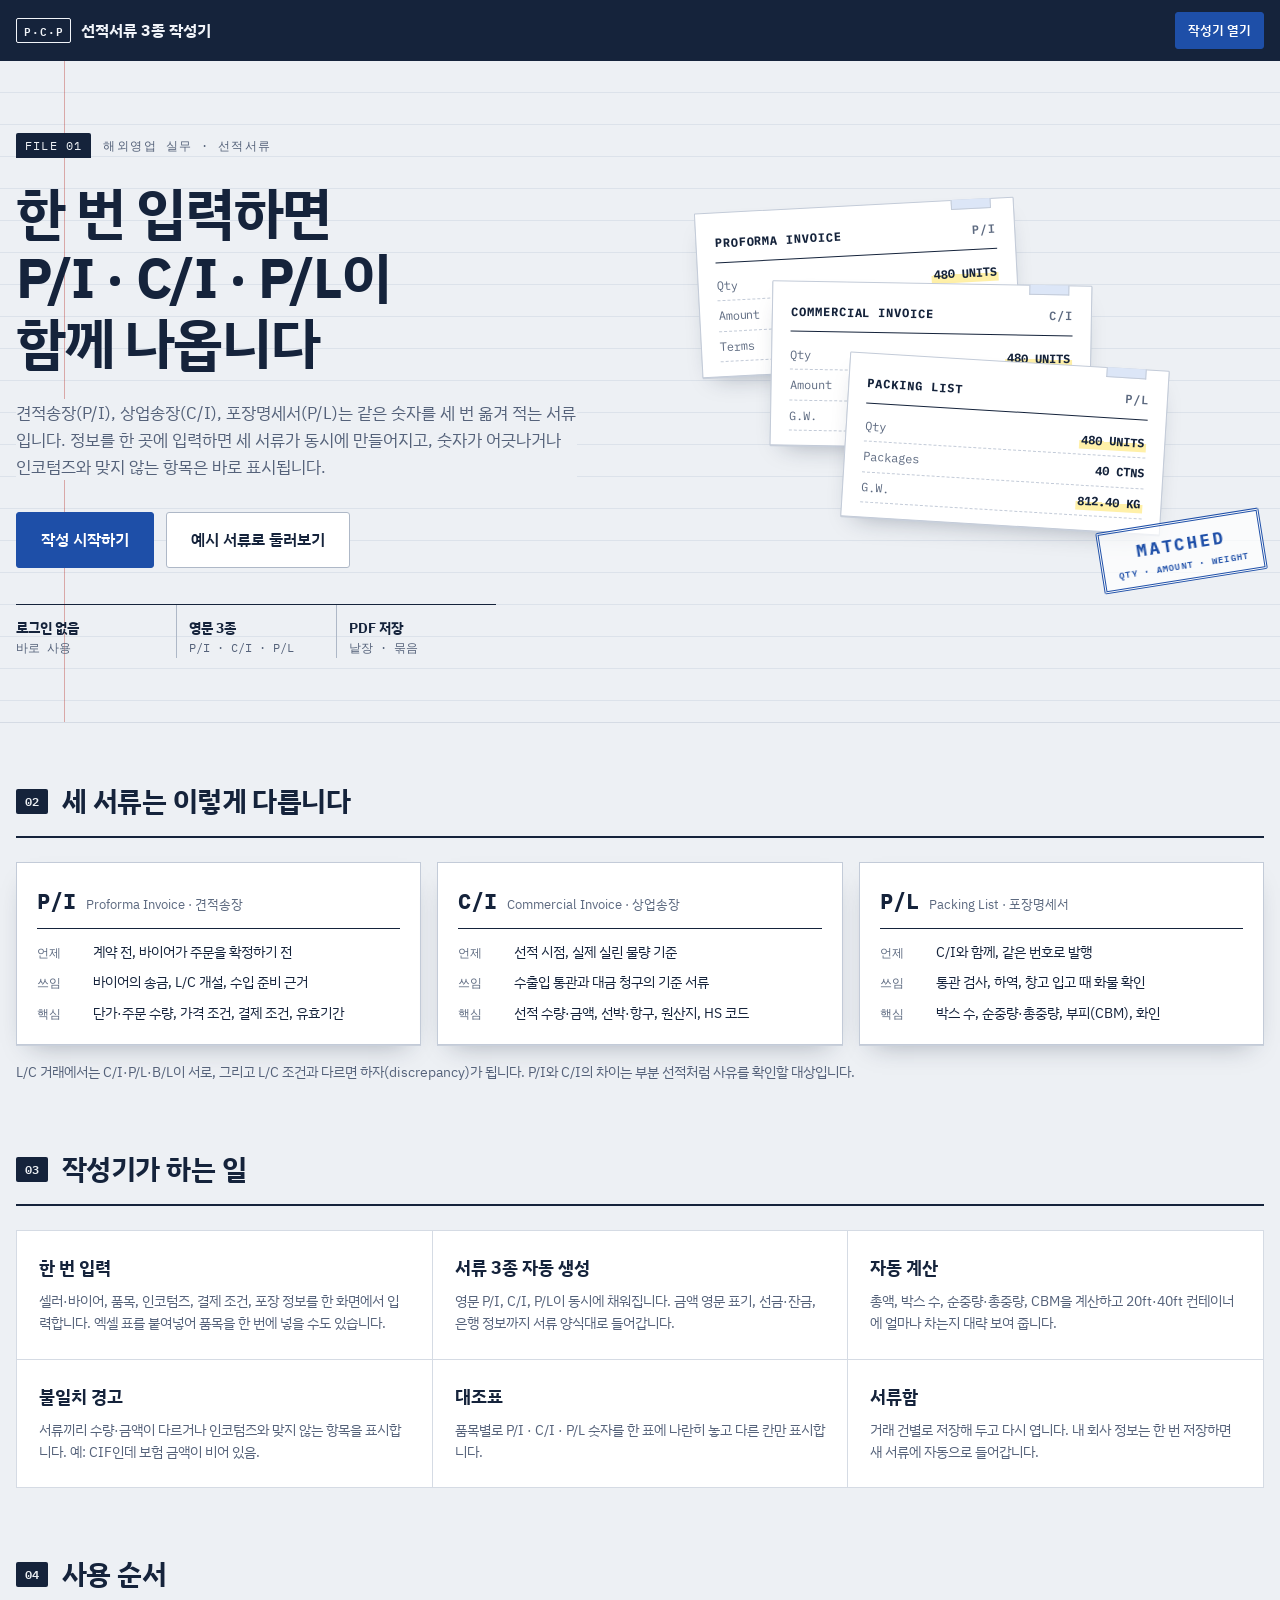
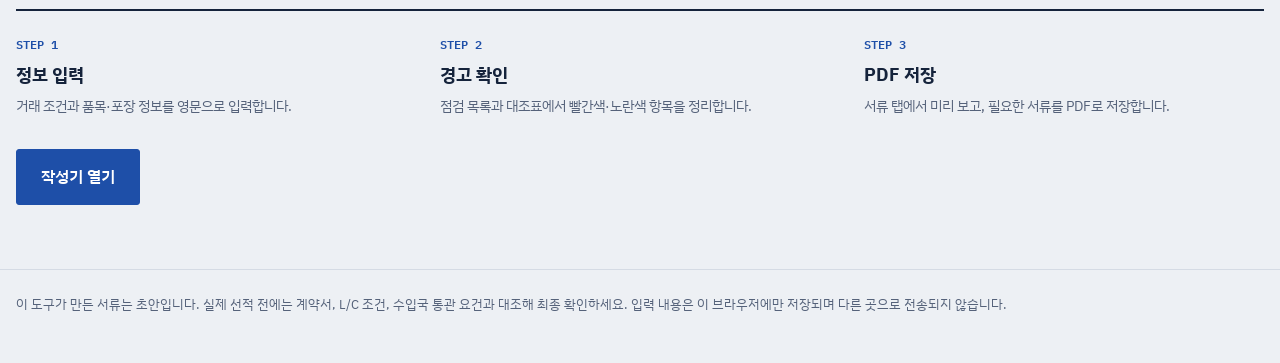
<file: source/index.html>
<!doctype html>
<html lang="ko">
<head>
<meta charset="utf-8">
<meta name="viewport" content="width=device-width, initial-scale=1, viewport-fit=cover">
<meta name="description" content="한 번 입력으로 영문 P/I, C/I, P/L을 함께 만드는 선적서류 작성기">
<title>선적서류 작성기 Ledger</title>
<link rel="preconnect" href="https://fonts.googleapis.com"><link rel="preconnect" href="https://fonts.gstatic.com" crossorigin>
<link rel="stylesheet" href="https://fonts.googleapis.com/css2?family=IBM+Plex+Mono:wght@400;600;700&family=IBM+Plex+Sans+KR:wght@400;500;600;700&display=swap">
<link rel="stylesheet" href="css/style.css">
</head>
<body>
<header class="site-header">
  <div class="wrap header-inner">
    <a class="brand" href="#" id="brandLink"><span class="brand-mark" aria-hidden="true">P·C·P</span><span class="brand-name">선적서류 3종 작성기</span></a>
    <nav class="header-nav">
      <button type="button" class="btn btn-small btn-ghost-inv" id="navIntro">소개</button>
      <button type="button" class="btn btn-small btn-primary" id="navApp">작성기 열기</button>
    </nav>
  </div>
</header>

<main>
<!-- ============ 소개 ============ -->
<section id="intro">
  <div class="hero-band">
    <div class="hero wrap">
      <div class="hero-copy">
        <p class="eyebrow"><span class="eyebrow-tab">FILE 01</span>해외영업 실무 · 선적서류</p>
        <h1>한 번 입력하면<br>P/I · C/I · P/L이<br>함께 나옵니다</h1>
        <p class="lede">견적송장(P/I), 상업송장(C/I), 포장명세서(P/L)는 같은 숫자를 세 번 옮겨 적는 서류입니다. 정보를 한 곳에 입력하면 세 서류가 동시에 만들어지고, 숫자가 어긋나거나 인코텀즈와 맞지 않는 항목은 바로 표시됩니다.</p>
        <div class="cta-row">
          <button type="button" class="btn btn-primary btn-large" id="ctaStart">작성 시작하기</button>
          <button type="button" class="btn btn-ghost btn-large" id="ctaSample">예시 서류로 둘러보기</button>
        </div>
        <ul class="hero-facts">
          <li><b>로그인 없음</b><span>바로 사용</span></li>
          <li><b>영문 3종</b><span>P/I · C/I · P/L</span></li>
          <li><b>PDF 저장</b><span>낱장 · 묶음</span></li>
        </ul>
      </div>
      <div class="hero-docs" aria-hidden="true">
        <div class="mini-doc mini-pi">
          <div class="mini-title">PROFORMA INVOICE<i>P/I</i></div>
          <div class="mini-row"><span>Qty</span><b class="mini-hl">480 UNITS</b></div>
          <div class="mini-row"><span>Amount</span><b class="mini-hl">USD 59,520.00</b></div>
          <div class="mini-row"><span>Terms</span><b>CIF Rotterdam</b></div>
        </div>
        <div class="mini-doc mini-ci">
          <div class="mini-title">COMMERCIAL INVOICE<i>C/I</i></div>
          <div class="mini-row"><span>Qty</span><b class="mini-hl">480 UNITS</b></div>
          <div class="mini-row"><span>Amount</span><b class="mini-hl">USD 59,520.00</b></div>
          <div class="mini-row"><span>G.W.</span><b class="mini-hl">812.40 KG</b></div>
        </div>
        <div class="mini-doc mini-pl">
          <div class="mini-title">PACKING LIST<i>P/L</i></div>
          <div class="mini-row"><span>Qty</span><b class="mini-hl">480 UNITS</b></div>
          <div class="mini-row"><span>Packages</span><b>40 CTNS</b></div>
          <div class="mini-row"><span>G.W.</span><b class="mini-hl">812.40 KG</b></div>
        </div>
        <div class="mini-stamp"><span>MATCHED</span><small>QTY · AMOUNT · WEIGHT</small></div>
      </div>
    </div>
  </div>

  <div class="section wrap">
    <div class="section-head">
      <span class="section-tab">02</span>
      <h2 class="section-title">세 서류는 이렇게 다릅니다</h2>
    </div>
    <div class="doc-compare">
      <article class="doc-card">
        <div class="doc-card-head"><b>P/I</b><span>Proforma Invoice · 견적송장</span></div>
        <dl>
          <dt>언제</dt><dd>계약 전, 바이어가 주문을 확정하기 전</dd>
          <dt>쓰임</dt><dd>바이어의 송금, L/C 개설, 수입 준비 근거</dd>
          <dt>핵심</dt><dd>단가·주문 수량, 가격 조건, 결제 조건, 유효기간</dd>
        </dl>
      </article>
      <article class="doc-card">
        <div class="doc-card-head"><b>C/I</b><span>Commercial Invoice · 상업송장</span></div>
        <dl>
          <dt>언제</dt><dd>선적 시점, 실제 실린 물량 기준</dd>
          <dt>쓰임</dt><dd>수출입 통관과 대금 청구의 기준 서류</dd>
          <dt>핵심</dt><dd>선적 수량·금액, 선박·항구, 원산지, HS 코드</dd>
        </dl>
      </article>
      <article class="doc-card">
        <div class="doc-card-head"><b>P/L</b><span>Packing List · 포장명세서</span></div>
        <dl>
          <dt>언제</dt><dd>C/I와 함께, 같은 번호로 발행</dd>
          <dt>쓰임</dt><dd>통관 검사, 하역, 창고 입고 때 화물 확인</dd>
          <dt>핵심</dt><dd>박스 수, 순중량·총중량, 부피(CBM), 화인</dd>
        </dl>
      </article>
    </div>
    <p class="section-note">L/C 거래에서는 C/I·P/L·B/L이 서로, 그리고 L/C 조건과 다르면 하자(discrepancy)가 됩니다. P/I와 C/I의 차이는 부분 선적처럼 사유를 확인할 대상입니다.</p>
  </div>

  <div class="section wrap">
    <div class="section-head">
      <span class="section-tab">03</span>
      <h2 class="section-title">작성기가 하는 일</h2>
    </div>
    <div class="feature-grid">
      <article class="feature"><h3>한 번 입력</h3><p>셀러·바이어, 품목, 인코텀즈, 결제 조건, 포장 정보를 한 화면에서 입력합니다. 엑셀 표를 붙여넣어 품목을 한 번에 넣을 수도 있습니다.</p></article>
      <article class="feature"><h3>서류 3종 자동 생성</h3><p>영문 P/I, C/I, P/L이 동시에 채워집니다. 금액 영문 표기, 선금·잔금, 은행 정보까지 서류 양식대로 들어갑니다.</p></article>
      <article class="feature"><h3>자동 계산</h3><p>총액, 박스 수, 순중량·총중량, CBM을 계산하고 20ft·40ft 컨테이너에 얼마나 차는지 대략 보여 줍니다.</p></article>
      <article class="feature"><h3>불일치 경고</h3><p>서류끼리 수량·금액이 다르거나 인코텀즈와 맞지 않는 항목을 표시합니다. 예: CIF인데 보험 금액이 비어 있음.</p></article>
      <article class="feature"><h3>대조표</h3><p>품목별로 P/I · C/I · P/L 숫자를 한 표에 나란히 놓고 다른 칸만 표시합니다.</p></article>
      <article class="feature"><h3>서류함</h3><p>거래 건별로 저장해 두고 다시 엽니다. 내 회사 정보는 한 번 저장하면 새 서류에 자동으로 들어갑니다.</p></article>
    </div>
  </div>

  <div class="section wrap">
    <div class="section-head">
      <span class="section-tab">04</span>
      <h2 class="section-title">사용 순서</h2>
    </div>
    <ol class="flow-list">
      <li><strong>정보 입력</strong><span>거래 조건과 품목·포장 정보를 영문으로 입력합니다.</span></li>
      <li><strong>경고 확인</strong><span>점검 목록과 대조표에서 빨간색·노란색 항목을 정리합니다.</span></li>
      <li><strong>PDF 저장</strong><span>서류 탭에서 미리 보고, 필요한 서류를 PDF로 저장합니다.</span></li>
    </ol>
    <div class="flow-cta"><button type="button" class="btn btn-primary btn-large" id="ctaStart2">작성기 열기</button></div>
  </div>

  <footer class="site-footer wrap">
    <p>이 도구가 만든 서류는 초안입니다. 실제 선적 전에는 계약서, L/C 조건, 수입국 통관 요건과 대조해 최종 확인하세요. 입력 내용은 이 브라우저에만 저장되며 다른 곳으로 전송되지 않습니다.</p>
  </footer>
</section>

<!-- ============ 작성기 ============ -->
<section id="app" hidden>
  <div class="app-bar wrap">
    <div class="app-bar-left">
      <h1 class="app-title" id="dealTitle">새 거래</h1>
      <span class="chip chip-sample" id="sampleChip" hidden>예시 데이터</span>
      <span class="chip chip-saved" id="savedChip" role="status" hidden></span>
    </div>
    <div class="app-bar-right">
      <button type="button" class="btn btn-small btn-primary" id="btnSaveDeal">서류함에 저장</button>
      <button type="button" class="btn btn-small btn-ghost" id="btnDrawer" aria-expanded="false" aria-controls="drawer">서류함 <span class="badge" id="dealCount">0</span></button>
      <button type="button" class="btn btn-small btn-ghost" id="btnNew">새로 작성</button>
      <button type="button" class="btn btn-small btn-ghost" id="btnSample">예시 불러오기</button>
    </div>
  </div>

  <div class="wrap"><div class="notice" id="notice" role="status" aria-live="polite" hidden></div></div>
  <div class="sr" id="checksLive" role="status" aria-live="polite"></div>

  <!-- 서류함 -->
  <div class="wrap"><section class="drawer" id="drawer" hidden aria-label="서류함">
    <div class="drawer-head">
      <h2>서류함</h2>
      <div class="drawer-actions">
        <button type="button" class="btn btn-small btn-ghost" id="btnExport">현재 건 백업 파일 저장</button>
        <label class="btn btn-small btn-ghost file-btn">백업 파일 불러오기<input type="file" id="importFile" accept=".json,application/json"></label>
        <button type="button" class="btn-link" id="drawerClose">닫기</button>
      </div>
    </div>
    <ul class="deal-list" id="dealList"></ul>
    <p class="drawer-note">서류함은 이 브라우저에만 저장됩니다. 다른 기기에서 쓰려면 백업 파일(.json)로 옮기세요.</p>
  </section></div>

  <div class="workspace wrap">
    <nav class="index-nav" aria-label="입력 단계">
      <div class="index-progress"><span id="progressText">0%</span><div class="index-bar"><i id="progressBar"></i></div></div>
      <ol id="indexList">
        <li><a href="#" data-sec="sec1"><b>1</b>서류 번호·날짜<i class="dot"></i></a></li>
        <li><a href="#" data-sec="sec2"><b>2</b>셀러<i class="dot"></i></a></li>
        <li><a href="#" data-sec="sec3"><b>3</b>바이어<i class="dot"></i></a></li>
        <li><a href="#" data-sec="sec4"><b>4</b>거래 조건<i class="dot"></i></a></li>
        <li><a href="#" data-sec="sec5"><b>5</b>운송·보험<i class="dot"></i></a></li>
        <li><a href="#" data-sec="sec6"><b>6</b>품목·포장<i class="dot"></i></a></li>
        <li><a href="#" data-sec="sec7"><b>7</b>비고<i class="dot"></i></a></li>
      </ol>
    </nav>

    <form class="form-col" id="mainForm" autocomplete="off">
      <p class="form-hint">서류가 영문으로 출력되므로 모든 항목은 <b>영문</b>으로 입력하세요. 입력 내용은 자동으로 임시 저장됩니다.</p>

      <fieldset class="panel" id="sec1">
        <legend><span class="panel-num">1</span>서류 번호·날짜</legend>
        <div class="grid g2">
          <label class="field"><span>P/I 번호</span><input id="f_piNo" data-k="meta.piNo" placeholder="PI-2026-001"></label>
          <label class="field"><span>P/I 발행일</span><input id="f_piDate" type="date" data-k="meta.piDate"></label>
          <label class="field"><span>P/I 유효기간 (Validity)</span><input id="f_validity" type="date" data-k="meta.validity"></label>
          <label class="field"><span>C/I 번호 (P/L 공통)</span><input id="f_ciNo" data-k="meta.ciNo" placeholder="CI-2026-001"></label>
          <label class="field"><span>C/I 발행일</span><input id="f_ciDate" type="date" data-k="meta.ciDate"></label>
          <label class="field"><span>Buyer P/O 번호 (선택)</span><input id="f_poNo" data-k="meta.poNo"></label>
        </div>
        <div class="inline-tools">
          <button type="button" class="btn-chip" id="autoNo">번호 자동 생성</button>
          <button type="button" class="btn-chip" id="autoValidity">유효기간 = 발행일 + 30일</button>
        </div>
      </fieldset>

      <fieldset class="panel" id="sec2">
        <legend><span class="panel-num">2</span>셀러 (Shipper / Exporter)</legend>
        <div class="grid g2">
          <label class="field span2"><span>회사명</span><input id="f_sName" data-k="seller.name"></label>
          <label class="field span2"><span>주소</span><input id="f_sAddr" data-k="seller.address"></label>
          <label class="field"><span>국가</span><input id="f_sCountry" data-k="seller.country"></label>
          <label class="field"><span>담당자</span><input id="f_sPerson" data-k="seller.person"></label>
          <label class="field"><span>전화</span><input id="f_sTel" data-k="seller.tel"></label>
          <label class="field"><span>이메일</span><input id="f_sEmail" data-k="seller.email"></label>
        </div>
        <details class="sub" id="bankBox">
          <summary>입금 은행 정보 (T/T 결제 시 P/I에 표시)</summary>
          <div class="grid g2">
            <label class="field span2"><span>Beneficiary (예금주)</span><input id="f_benef" data-k="bank.beneficiary"></label>
            <label class="field"><span>Bank name</span><input id="f_bank" data-k="bank.name"></label>
            <label class="field"><span>SWIFT code</span><input id="f_swift" data-k="bank.swift" placeholder="8 또는 11자리"></label>
            <label class="field span2"><span>Account No.</span><input id="f_acct" data-k="bank.account"></label>
            <label class="field span2"><span>Bank address</span><input id="f_bankAddr" data-k="bank.address"></label>
          </div>
        </details>
        <div class="inline-tools">
          <button type="button" class="btn-chip" id="saveCompany">내 회사 정보로 저장</button>
          <button type="button" class="btn-chip" id="loadCompany">저장한 회사 정보 불러오기</button>
          <span class="tool-note" id="companyNote"></span>
        </div>
      </fieldset>

      <fieldset class="panel" id="sec3">
        <legend><span class="panel-num">3</span>바이어 (Consignee / Buyer)</legend>
        <div class="grid g2">
          <label class="field span2"><span>회사명</span><input id="f_bName" data-k="buyer.name"></label>
          <label class="field span2"><span>주소</span><input id="f_bAddr" data-k="buyer.address"></label>
          <label class="field"><span>국가</span><input id="f_bCountry" data-k="buyer.country"></label>
          <label class="field"><span>담당자</span><input id="f_bPerson" data-k="buyer.person"></label>
          <label class="field"><span>전화</span><input id="f_bTel" data-k="buyer.tel"></label>
          <label class="field"><span>이메일</span><input id="f_bEmail" data-k="buyer.email"></label>
        </div>
        <details class="sub" id="partyBox">
          <summary>수하인·착하 통지처 (C/I·P/L, L/C 거래 시)</summary>
          <p class="panel-hint">비워 두면 바이어가 수하인으로 찍힙니다. L/C 거래는 L/C에 적힌 문구 그대로 쓰세요. 예: TO ORDER OF [발행은행]</p>
          <div class="grid g2">
            <label class="field span2"><span>수하인 (Consignee)</span><textarea id="f_consignee" rows="2" data-k="parties.consignee"></textarea></label>
            <label class="field span2"><span>착하 통지처 (Notify party)</span><textarea id="f_notify" rows="2" data-k="parties.notify"></textarea></label>
          </div>
        </details>
      </fieldset>

      <fieldset class="panel" id="sec4">
        <legend><span class="panel-num">4</span>거래 조건</legend>
        <div class="grid g2">
          <label class="field"><span>인코텀즈 2020</span>
            <select id="f_inco" data-k="terms.incoterm">
              <option>EXW</option><option>FCA</option><option>FAS</option><option>FOB</option>
              <option>CFR</option><option>CIF</option><option>CPT</option><option>CIP</option>
              <option>DAP</option><option>DPU</option><option>DDP</option>
            </select></label>
          <label class="field"><span>지정 장소 (Named place)</span><input id="f_place" data-k="terms.place" placeholder="Busan / Manzanillo"></label>
          <div class="inco-guide span2" id="incoGuide"></div>
          <label class="field"><span>결제 조건</span>
            <select id="f_pay" data-k="terms.payment">
              <option>T/T 100% in advance</option>
              <option>T/T 30% deposit, 70% before shipment</option>
              <option>T/T 30% deposit, 70% against copy of B/L</option>
              <option>T/T 50% deposit, 50% before shipment</option>
              <option>L/C at sight</option>
              <option>L/C 60 days after B/L date</option>
              <option>D/P at sight</option>
              <option>D/A 60 days after B/L date</option>
            </select></label>
          <label class="field"><span>통화</span>
            <select id="f_cur" data-k="terms.currency">
              <option>USD</option><option>EUR</option><option>JPY</option><option>CNY</option><option>GBP</option><option>KRW</option>
            </select></label>
          <div class="pay-split span2" id="paySplit" hidden></div>
          <label class="field span2" id="lcField"><span>L/C 번호 (L/C 결제 시)</span><input id="f_lc" data-k="terms.lcNo"></label>
        </div>
        <details class="sub" id="lcBox">
          <summary>L/C 상세 (C/I 문구·점검에 사용)</summary>
          <div class="grid g2">
            <label class="field"><span>L/C 발행일</span><input id="f_lcDate" type="date" data-k="lc.date"></label>
            <label class="field"><span>L/C 금액 (통화 동일)</span><input id="f_lcAmount" type="number" min="0" step="0.01" inputmode="decimal" data-k="lc.amount"></label>
            <label class="field span2"><span>발행은행 (Issuing bank)</span><input id="f_lcBank" data-k="lc.bank"></label>
            <label class="field"><span>최종 선적일 (Latest shipment)</span><input id="f_lcLatest" type="date" data-k="lc.latest"></label>
            <span></span>
          </div>
        </details>
        <div class="grid g2 sub-grid">
          <label class="field"><span>부분 선적 (Partial shipment)</span>
            <select id="f_lcPartial" data-k="lc.partial"><option value="">표시 안 함</option><option value="allowed">허용 (Allowed)</option><option value="prohibited">금지 (Not allowed)</option></select></label>
          <label class="field"><span>환적 (Transshipment)</span>
            <select id="f_lcTrans" data-k="lc.transship"><option value="">표시 안 함</option><option value="allowed">허용 (Allowed)</option><option value="prohibited">금지 (Not allowed)</option></select></label>
          <label class="field"><span>포장 (P/I Packing)</span><input id="f_packing" data-k="piTerms.packing"></label>
          <label class="field"><span>선적 시기 (P/I Time of shipment)</span><input id="f_shipTime" data-k="piTerms.shipTime" placeholder="Within 30 days after receipt of L/C"></label>
        </div>
      </fieldset>

      <fieldset class="panel" id="sec5">
        <legend><span class="panel-num">5</span>운송·보험</legend>
        <div class="grid g2">
          <label class="field"><span>운송 방식</span>
            <select id="f_mode" data-k="ship.mode">
              <option value="sea">해상 (By sea)</option>
              <option value="air">항공 (By air)</option>
              <option value="land">육상·복합 (By land / Multimodal)</option>
            </select></label>
          <label class="field"><span>선박명·항공편 (Vessel / Flight)</span><input id="f_vessel" data-k="ship.vessel"></label>
          <label class="field"><span>선적항 (Port of loading)</span><input id="f_pol" data-k="ship.pol"></label>
          <label class="field"><span>도착항 (Port of discharge)</span><input id="f_pod" data-k="ship.pod"></label>
          <label class="field"><span>출항 예정일 (ETD)</span><input id="f_etd" type="date" data-k="ship.etd"></label>
          <label class="field"><span>원산지 (Country of origin)</span><input id="f_origin" data-k="ship.origin"></label>
          <label class="field"><span>운임 (Freight, 통화 동일)</span><input id="f_freight" type="number" min="0" step="0.01" inputmode="decimal" data-k="ship.freight"></label>
          <label class="field"><span>보험 부보 금액 (Insured amount)</span>
            <div class="with-btn"><input id="f_ins" type="number" min="0" step="0.01" inputmode="decimal" data-k="ship.insurance"><button type="button" class="btn-chip" id="ins110">110%</button></div></label>
          <label class="field span2"><span>보험증권 번호·보험사 (선택)</span><input id="f_insurer" data-k="ship.insurer"></label>
          <label class="field span2"><span>화인 (Shipping marks)</span><textarea id="f_marks" rows="4" data-k="ship.marks"></textarea></label>
        </div>
      </fieldset>

      <fieldset class="panel" id="sec6">
        <legend><span class="panel-num">6</span>품목·포장</legend>
        <p class="panel-hint">중량은 박스 1개 기준(kg), 박스 크기는 cm로 입력합니다. 박스 수·총중량·CBM은 자동 계산됩니다. 선적 수량을 비워 두면 주문 수량을 따라갑니다.</p>
        <div id="items"></div>
        <div class="item-tools">
          <button type="button" class="btn btn-ghost" id="addItem">+ 품목 추가</button>
          <button type="button" class="btn btn-ghost" id="togglePaste">엑셀에서 붙여넣기</button>
        </div>
        <div class="paste-box" id="pasteBox" hidden>
          <p class="panel-hint">엑셀에서 아래 순서의 열을 복사해 붙여넣으세요. 쉼표(,)로 구분한 CSV도 됩니다. 머리글 행은 있어도 됩니다.</p>
          <div class="paste-cols">품명 · HS 코드 · 단위 · 단가 · 수량 · 박스당 수량 · 박스당 순중량 · 박스당 총중량 · 가로 · 세로 · 높이</div>
          <textarea id="pasteArea" rows="5" aria-label="엑셀에서 복사한 품목 표" placeholder="Patient Monitor HM-700	9018.19	SET	1240	120	2	14.6	17.2	62	48	40"></textarea>
          <div class="paste-actions">
            <label class="check-inline"><input type="checkbox" id="pasteReplace"> 기존 품목을 지우고 바꾸기</label>
            <button type="button" class="btn btn-primary btn-small" id="pasteApply">품목으로 추가</button>
          </div>
        </div>
      </fieldset>

      <fieldset class="panel" id="sec7">
        <legend><span class="panel-num">7</span>비고</legend>
        <div class="grid g2">
          <label class="field"><span>P/I 비고 (P/I Remarks)</span><textarea id="f_piRemarks" rows="2" data-k="meta.piRemarks"></textarea></label>
          <label class="field"><span>C/I·P/L 비고 (Remarks)</span><textarea id="f_remarks" rows="2" data-k="meta.remarks"></textarea></label>
        </div>
      </fieldset>
    </form>

    <aside class="preview-col" id="previewCol">
      <div class="totals" id="totals"></div>
      <div class="container-fit" id="containerFit"></div>

      <section class="checks" id="checksBox" tabindex="-1" aria-labelledby="checksTitle">
        <div class="checks-head">
          <h2 id="checksTitle">서류 점검</h2>
          <span class="checks-count" id="checksCount"></span>
        </div>
        <ul class="checks-list" id="checksList"></ul>
      </section>

      <section class="preview" id="previewBox">
        <div class="doc-tabs" role="tablist">
          <button type="button" role="tab" class="doc-tab" data-doc="pi" id="tab_pi" aria-controls="paper">P/I</button>
          <button type="button" role="tab" class="doc-tab" data-doc="ci" id="tab_ci" aria-controls="paper">C/I</button>
          <button type="button" role="tab" class="doc-tab" data-doc="pl" id="tab_pl" aria-controls="paper">P/L</button>
          <button type="button" role="tab" class="doc-tab doc-tab-cmp" data-doc="cmp" id="tab_cmp" aria-controls="paper">대조표</button>
        </div>
        <button type="button" class="btn-chip paper-toggle" id="paperToggle" hidden>원래 크기로 보기</button>
        <div class="paper-scroll"><div class="paper" id="paper" lang="en" role="tabpanel" tabindex="0"></div></div>
        <div class="actions">
          <button type="button" class="btn btn-primary" id="pdfOne">이 서류 PDF 저장</button>
          <button type="button" class="btn btn-ghost" id="pdfAll">3종 묶음 PDF 저장</button>
        </div>
        <p class="save-msg" id="saveMsg" role="status"></p>
      </section>
    </aside>
  </div>

  <div class="mobile-bar" id="mobileBar">
    <button type="button" data-jump="mainForm">입력</button>
    <button type="button" data-jump="checksBox">점검 <b id="mbCount">0</b></button>
    <button type="button" data-jump="previewBox">서류</button>
  </div>
</section>
</main>

<script src="js/pdf.js"></script>
<script src="js/app.js"></script>
</body>
</html>
</file>
<file: source/css/style.css>
:root{color-scheme:light;padding-top:env(safe-area-inset-top);padding-bottom:env(safe-area-inset-bottom)}
body{margin:0}img{max-width:100%}[hidden]{display:none!important}
/* Layout: 서류철 — 괘선 종이 바탕, 남색 잉크, 파란 도장. 작성기는 '인덱스 탭 | 입력 | 서류' 3단 서류철 */
:root {
  --bg: #EDF0F4; --surface: #FFFFFF; --item-bg: #F7F9FB; --input-bg: #FFFFFF;
  --ink: #15233B; --muted: #55627A; --line: #D5DBE4; --line-strong: #AEB8C7; --rule: #DCE2EA;
  --accent: #1E4FA8; --accent-strong: #163D85; --accent-ink: #FFFFFF; --accent-soft: #DCE6F7; --accent-text: #1E4FA8;
  --header-bg: #15233B; --header-ink: #F1F4F9; --header-muted: #A9B5C9;
  --err: #B42318; --err-bg: #FDECEA; --warn: #9A5B00; --warn-bg: #FFF4DE; --info: #2B5C8A; --info-bg: #E7F0F8; --ok: #1D7A46; --ok-bg: #E5F4EB;
  --paper: #FFFFFF; --paper-ink: #15233B; --paper-muted: #5D6A80; --paper-line: #C3CBD8; --paper-head: #EEF2F7;
  --hl: #FFF0A8; --stamp: #1E4FA8; --stamp-draft: #B42318;
  --shadow-doc: 0 1px 0 #C9D0DB, 0 12px 26px -14px rgba(21,35,59,.38);
  --f-display: "IBM Plex Sans KR", "Apple SD Gothic Neo", "Malgun Gothic", sans-serif;
  --f-body: "IBM Plex Sans KR", "Apple SD Gothic Neo", "Malgun Gothic", sans-serif;
  --f-mono: "IBM Plex Mono", ui-monospace, "SFMono-Regular", Consolas, monospace;
  --r-sm: 2px; --r: 3px; --r-card: 4px;
}
@media (prefers-color-scheme: dark) { :root:not([data-theme="light"]) {
  --bg: #0E1520; --surface: #151E2B; --item-bg: #111926; --input-bg: #0F1723;
  --ink: #E4EAF3; --muted: #9AA7BC; --line: #26324A; --line-strong: #3A4864; --rule: #1A2433;
  --accent: #6E9BEA; --accent-strong: #8DB1F0; --accent-ink: #0B1220; --accent-soft: #1C2D4D; --accent-text: #8DB1F0;
  --header-bg: #0A101A; --header-ink: #E4EAF3; --header-muted: #8592A8;
  --err: #F08A80; --err-bg: #3A1C1C; --warn: #F0BE62; --warn-bg: #362A12; --info: #8FBCE6; --info-bg: #162A40; --ok: #74CC98; --ok-bg: #133024;
  --hl: #F6E58A; --stamp: #1E4FA8; --stamp-draft: #B42318;
  --shadow-doc: 0 14px 30px -16px rgba(0,0,0,.8);
  color-scheme: dark;
} }
:root[data-theme="dark"] {
  --bg: #0E1520; --surface: #151E2B; --item-bg: #111926; --input-bg: #0F1723;
  --ink: #E4EAF3; --muted: #9AA7BC; --line: #26324A; --line-strong: #3A4864; --rule: #1A2433;
  --accent: #6E9BEA; --accent-strong: #8DB1F0; --accent-ink: #0B1220; --accent-soft: #1C2D4D; --accent-text: #8DB1F0;
  --header-bg: #0A101A; --header-ink: #E4EAF3; --header-muted: #8592A8;
  --err: #F08A80; --err-bg: #3A1C1C; --warn: #F0BE62; --warn-bg: #362A12; --info: #8FBCE6; --info-bg: #162A40; --ok: #74CC98; --ok-bg: #133024;
  --hl: #F6E58A; --stamp: #1E4FA8; --stamp-draft: #B42318;
  --shadow-doc: 0 14px 30px -16px rgba(0,0,0,.8);
  color-scheme: dark;
}

*, *::before, *::after { box-sizing: border-box; }
[hidden] { display: none !important; }
html { -webkit-text-size-adjust: 100%; scroll-padding-top: 80px; }
body { background: var(--bg); color: var(--ink); font-family: var(--f-body); font-size: 15px; line-height: 1.6; }
body::before { content: ""; position: fixed; inset: 0 0 auto; height: env(safe-area-inset-top, 0px); z-index: 10; background: var(--header-bg); }
.wrap { max-width: 1320px; margin: 0 auto; padding-left: max(16px, env(safe-area-inset-left, 0px)); padding-right: max(16px, env(safe-area-inset-right, 0px)); }
h1, h2, h3 { text-wrap: balance; margin: 0; }
p { margin: 0; }
button { font: inherit; color: inherit; }
:focus-visible { outline: 2px solid var(--accent); outline-offset: 2px; }

/* ---------- header ---------- */
.site-header { position: sticky; top: env(safe-area-inset-top, 0px); z-index: 20; background: var(--header-bg); }
.header-inner { display: flex; align-items: center; justify-content: space-between; gap: 12px; padding-block: 12px; }
.brand { display: flex; align-items: center; gap: 10px; text-decoration: none; color: var(--header-ink); min-width: 0; }
.brand-mark { font-family: var(--f-mono); font-size: 11px; font-weight: 600; letter-spacing: .08em; padding: 3px 7px; border: 1.5px solid currentColor; border-radius: var(--r-sm); white-space: nowrap; }
.brand-name { font-weight: 700; font-size: 16px; white-space: nowrap; overflow: hidden; text-overflow: ellipsis; }
.header-nav { display: flex; gap: 8px; }

/* ---------- buttons ---------- */
.btn { display: inline-flex; align-items: center; justify-content: center; gap: 6px; border: 1.5px solid transparent; border-radius: var(--r); padding: 10px 18px; font-weight: 600; font-size: 14px; cursor: pointer; transition: background .15s, border-color .15s, color .15s, transform .1s; text-decoration: none; white-space: nowrap; }
.btn:active { transform: translateY(1px); }
.btn:disabled { opacity: .45; cursor: not-allowed; }
.btn-primary { background: var(--accent); color: var(--accent-ink); border-color: var(--accent); }
.btn-primary:hover:not(:disabled) { background: var(--accent-strong); border-color: var(--accent-strong); }
.btn-ghost { background: var(--surface); color: var(--ink); border-color: var(--line-strong); }
.btn-ghost:hover { border-color: var(--ink); }
.btn-ghost-inv { background: transparent; color: var(--header-ink); border-color: var(--header-muted); }
.btn-ghost-inv:hover { border-color: var(--header-ink); }
.btn-small { padding: 7px 12px; font-size: 13px; }
.btn-large { padding: 14px 24px; font-size: 16px; }
.btn-link { background: none; border: 0; padding: 4px 6px; color: var(--muted); cursor: pointer; font-size: 13px; text-decoration: underline; text-underline-offset: 3px; }
.btn-link:hover { color: var(--ink); }
.btn-link.item-del:hover { color: var(--err); }
.btn-chip { background: var(--accent-soft); color: var(--accent-text); border: 1px solid transparent; border-radius: var(--r-sm); padding: 5px 10px; font-size: 12.5px; font-weight: 600; cursor: pointer; white-space: nowrap; }
.btn-chip:hover { border-color: var(--accent); }
.badge { font-family: var(--f-mono); font-size: 11px; background: var(--ink); color: var(--bg); border-radius: 999px; padding: 0 6px; min-width: 18px; }

/* =========================================================
   INTRO
   ========================================================= */
.hero-band { overflow-x: clip; background-color: var(--bg); background-image: repeating-linear-gradient(to bottom, transparent 0 31px, var(--rule) 31px 32px); border-bottom: 1px solid var(--line); position: relative; }
.hero-band::before { content: ""; position: absolute; top: 0; bottom: 0; left: max(5%, calc(50% - 640px)); width: 1px; background: color-mix(in srgb, var(--err) 35%, transparent); }
.hero { display: grid; grid-template-columns: minmax(0, 1.05fr) minmax(0, .95fr); gap: 56px; align-items: center; padding-block: 72px 64px; position: relative; }
.eyebrow { display: flex; align-items: center; gap: 12px; font-family: var(--f-mono); font-size: 12px; letter-spacing: .12em; text-transform: uppercase; color: var(--muted); margin-bottom: 22px; }
.eyebrow-tab { background: var(--ink); color: var(--bg); padding: 3px 9px; border-radius: var(--r-sm) var(--r-sm) 0 0; letter-spacing: .1em; }
.hero h1 { font-weight: 700; font-size: clamp(32px, 4.8vw, 56px); line-height: 1.16; letter-spacing: -0.025em; }
.lede { margin-top: 24px; font-size: 17px; color: var(--muted); max-width: 33em; background: var(--bg); }
.cta-row { display: flex; flex-wrap: wrap; gap: 12px; margin-top: 32px; }
.hero-facts { list-style: none; padding: 0; margin: 36px 0 0; display: grid; grid-template-columns: repeat(3, minmax(0, 1fr)); border-top: 1.5px solid var(--ink); max-width: 480px; }
.hero-facts li { padding: 12px 10px 0 0; display: grid; min-width: 0; }
.hero-facts li + li { padding-left: 12px; border-left: 1px solid var(--line-strong); }
.hero-facts b { font-size: 14px; }
.hero-facts span { font-family: var(--f-mono); font-size: 11.5px; color: var(--muted); }

.hero-docs { position: relative; min-height: 380px; }
.mini-doc { position: absolute; width: min(320px, 80%); background: var(--paper); color: var(--paper-ink); border: 1px solid var(--paper-line); padding: 20px 18px 14px; font-family: var(--f-mono); font-size: 12px; box-shadow: var(--shadow-doc); border-radius: 1px; }
.mini-doc::before { content: ""; position: absolute; top: -1px; right: 22px; width: 40px; height: 10px; background: var(--accent-soft); border: 1px solid var(--paper-line); border-top: 0; }
.mini-title { display: flex; justify-content: space-between; align-items: baseline; font-weight: 700; letter-spacing: .08em; font-size: 12px; padding-bottom: 10px; margin-bottom: 8px; border-bottom: 1.5px solid var(--paper-ink); }
.mini-title i { font-style: normal; color: var(--paper-muted); font-weight: 600; }
.mini-row { display: flex; justify-content: space-between; gap: 10px; padding: 5px 0; border-bottom: 1px dashed var(--paper-line); }
.mini-row span { color: var(--paper-muted); }
.mini-hl { background: linear-gradient(transparent 55%, var(--hl) 55%); padding: 0 2px; }
.mini-pi { top: 0; left: 0; transform: rotate(-3deg); }
.mini-ci { top: 78px; left: 13%; transform: rotate(1deg); }
.mini-pl { top: 156px; left: 26%; transform: rotate(3.5deg); }
.mini-stamp { position: absolute; right: 0; bottom: 4px; display: grid; justify-items: center; font-family: var(--f-mono); font-weight: 700; font-size: 17px; letter-spacing: .16em; color: var(--stamp); border: 3px double var(--stamp); padding: 8px 14px 6px; transform: rotate(-9deg); border-radius: var(--r-sm); background: color-mix(in srgb, var(--paper) 70%, transparent); animation: stampIn .55s cubic-bezier(.2,.9,.3,1.2) .35s both; }
.mini-stamp small { font-size: 9px; letter-spacing: .14em; font-weight: 600; }
@keyframes stampIn { from { transform: rotate(-9deg) scale(1.5); opacity: .25; } to { transform: rotate(-9deg) scale(1); opacity: 1; } }

.section { padding-block: 56px 8px; }
.section-head { display: flex; align-items: center; gap: 14px; margin-bottom: 24px; border-bottom: 2px solid var(--ink); padding-bottom: 12px; }
.section-tab { font-family: var(--f-mono); font-size: 12px; font-weight: 600; background: var(--ink); color: var(--bg); padding: 3px 9px; border-radius: var(--r-sm); }
.section-title { font-weight: 700; font-size: clamp(22px, 2.6vw, 28px); letter-spacing: -0.02em; }
.section-note { margin-top: 16px; font-size: 14px; color: var(--muted); }

.doc-compare { display: grid; grid-template-columns: repeat(3, minmax(0, 1fr)); gap: 16px; }
.doc-card { background: var(--paper); color: var(--paper-ink); border: 1px solid var(--paper-line); box-shadow: var(--shadow-doc); padding: 20px; }
.doc-card-head { display: flex; align-items: baseline; gap: 10px; flex-wrap: wrap; border-bottom: 1.5px solid var(--paper-ink); padding-bottom: 10px; margin-bottom: 12px; }
.doc-card-head b { font-family: var(--f-mono); font-size: 22px; }
.doc-card-head span { font-size: 13px; color: var(--paper-muted); }
.doc-card dl { margin: 0; display: grid; grid-template-columns: 44px minmax(0, 1fr); gap: 8px 12px; font-size: 14px; }
.doc-card dt { font-family: var(--f-mono); font-size: 12px; color: var(--paper-muted); padding-top: 2px; }
.doc-card dd { margin: 0; }

.feature-grid { display: grid; grid-template-columns: repeat(3, minmax(0, 1fr)); gap: 0; border-left: 1px solid var(--line); }
.feature { padding: 22px 22px 24px; border-right: 1px solid var(--line); border-bottom: 1px solid var(--line); background: var(--surface); }
.feature h3 { font-weight: 700; font-size: 18px; margin-bottom: 8px; }
.feature p { font-size: 14px; color: var(--muted); }
.feature-grid .feature:nth-child(-n+3) { border-top: 1px solid var(--line); }

.flow-list { list-style: none; counter-reset: s; padding: 0; margin: 0; display: grid; grid-template-columns: repeat(3, minmax(0, 1fr)); gap: 24px; }
.flow-list li { counter-increment: s; display: grid; gap: 6px; }
.flow-list li::before { content: "STEP " counter(s); font-family: var(--f-mono); font-size: 12px; font-weight: 600; color: var(--accent-text); }
.flow-list strong { font-size: 18px; }
.flow-list span { color: var(--muted); font-size: 14px; }
.flow-cta { margin-top: 32px; }
.site-footer { margin-top: 56px; padding-block: 24px 48px; border-top: 1px solid var(--line); font-size: 13px; color: var(--muted); }

/* =========================================================
   APP
   ========================================================= */
.app-bar { display: flex; flex-wrap: wrap; align-items: center; justify-content: space-between; gap: 10px; padding-block: 22px 14px; }
.app-bar-left, .app-bar-right { display: flex; align-items: center; gap: 8px; flex-wrap: wrap; min-width: 0; }
.app-title { font-weight: 700; font-size: 22px; letter-spacing: -0.02em; overflow-wrap: anywhere; }
.chip { font-size: 12px; font-weight: 600; padding: 2px 9px; border-radius: var(--r-sm); }
.chip-sample { background: var(--hl); color: #15233B; }
.chip-saved { background: var(--ok-bg); color: var(--ok); }
.chip-saved.is-dirty { background: var(--warn-bg); color: var(--warn); }

.notice { position: fixed; z-index: 40; left: 50%; transform: translateX(-50%); bottom: calc(20px + env(safe-area-inset-bottom, 0px)); width: min(640px, calc(100% - 32px)); display: flex; flex-wrap: wrap; align-items: center; gap: 10px; padding: 12px 16px; background: var(--header-bg); color: var(--header-ink); border-left: 4px solid var(--accent); box-shadow: 0 12px 30px -10px rgba(0,0,0,.45); animation: toastIn .2s ease-out both; }
.notice .btn-ghost { background: transparent; color: var(--header-ink); border-color: var(--header-muted); }
@keyframes toastIn { from { transform: translate(-50%, 8px); } to { transform: translate(-50%, 0); } }
.notice-text { font-size: 14px; margin-right: auto; }

.drawer { background: var(--surface); border: 1px solid var(--line-strong); border-top: 4px solid var(--ink); padding: 16px 18px; margin-bottom: 18px; }
.drawer-head { display: flex; flex-wrap: wrap; align-items: center; justify-content: space-between; gap: 10px; margin-bottom: 12px; }
.drawer-head h2 { font-size: 17px; }
.drawer-actions { display: flex; flex-wrap: wrap; gap: 8px; align-items: center; }
.file-btn { position: relative; overflow: hidden; }
.file-btn input { position: absolute; inset: 0; opacity: 0; cursor: pointer; }
.deal-list { list-style: none; margin: 0; padding: 0; display: grid; }
.deal { display: grid; grid-template-columns: minmax(0, 1fr) auto auto; gap: 12px; align-items: center; padding: 10px 0; border-top: 1px solid var(--line); }
.deal.is-current { box-shadow: inset 3px 0 0 var(--accent); padding-left: 12px; }
.deal-main { display: grid; min-width: 0; }
.deal-main b { overflow-wrap: anywhere; }
.deal-main span, .deal-date { font-size: 12.5px; color: var(--muted); font-family: var(--f-mono); }
.deal-acts { display: flex; align-items: center; gap: 4px; }
.deal-empty { padding: 14px 0; color: var(--muted); font-size: 14px; border-top: 1px solid var(--line); }
.drawer-note { margin-top: 10px; font-size: 12.5px; color: var(--muted); }

.workspace { display: grid; grid-template-columns: 172px minmax(0, 1fr) minmax(0, 1.08fr); gap: 22px; align-items: start; padding-block: 4px 72px; }

/* 인덱스 탭 */
.index-nav { position: sticky; top: calc(env(safe-area-inset-top, 0px) + 74px); }
.index-progress { margin-bottom: 12px; }
.index-progress span { font-family: var(--f-mono); font-size: 12px; color: var(--muted); }
.index-bar { height: 4px; background: var(--line); margin-top: 4px; }
.index-bar i { display: block; height: 100%; background: var(--accent); transition: width .3s; }
.index-nav ol { list-style: none; margin: 0; padding: 0; display: grid; gap: 3px; }
.index-nav a { display: grid; grid-template-columns: 26px minmax(0, 1fr) 10px; align-items: center; gap: 8px; padding: 8px 10px 8px 0; text-decoration: none; color: var(--ink); font-size: 13.5px; background: var(--surface); border: 1px solid var(--line); border-left: 0; border-radius: 0 var(--r) var(--r) 0; transition: transform .15s, background .15s; }
.index-nav a:hover { transform: translateX(4px); background: var(--accent-soft); }
.index-nav a b { font-family: var(--f-mono); font-size: 12px; text-align: center; background: var(--ink); color: var(--bg); align-self: stretch; display: grid; place-items: center; margin: -8px 0; }
.dot { width: 8px; height: 8px; border-radius: 50%; background: var(--ok); }
.index-nav a[data-state="warn"] .dot { background: var(--warn); }
.index-nav a[data-state="err"] .dot { background: var(--err); }

/* 입력 */
.form-col { display: grid; gap: 16px; min-width: 0; }
.form-hint { font-size: 13px; color: var(--muted); }
.panel { margin: 0; min-width: 0; background: var(--surface); border: 1px solid var(--line); border-top: 3px solid var(--ink); border-radius: 0 0 var(--r-card) var(--r-card); padding: 16px 18px 20px; scroll-margin-top: 80px; }
.panel legend { float: left; width: 100%; padding: 0 0 10px; margin-bottom: 14px; border-bottom: 1px solid var(--line); font-weight: 700; font-size: 16px; display: flex; align-items: center; gap: 10px; }
.panel legend + * { clear: both; }
.panel-num { font-family: var(--f-mono); font-size: 12px; width: 24px; height: 24px; display: inline-grid; place-items: center; border-radius: var(--r-sm); background: var(--accent-soft); color: var(--accent-text); }
.panel-hint { font-size: 13px; color: var(--muted); margin-bottom: 12px; }
.grid { display: grid; gap: 12px; }
.g2 { grid-template-columns: repeat(2, minmax(0, 1fr)); }
.g4 { grid-template-columns: repeat(4, minmax(0, 1fr)); }
.span2 { grid-column: span 2; } .span3 { grid-column: span 3; }
.field { display: grid; gap: 5px; min-width: 0; align-content: start; }
.field > span { font-size: 12.5px; color: var(--muted); font-weight: 500; }
.field input, .field select, .field textarea, .dims-row input { width: 100%; min-width: 0; font: inherit; font-size: 14px; color: var(--ink); background: var(--input-bg); border: 1px solid var(--line-strong); border-radius: var(--r); padding: 9px 10px; }
.field textarea { resize: vertical; font-family: var(--f-mono); font-size: 13px; }
.field input:focus, .field select:focus, .field textarea:focus, .dims-row input:focus, #pasteArea:focus { outline: none; border-color: var(--accent); box-shadow: 0 0 0 3px var(--accent-soft); }
.field input[type="number"], .dims-row input { font-variant-numeric: tabular-nums; font-family: var(--f-mono); font-size: 13.5px; }
.with-btn { display: flex; gap: 6px; }
.with-btn input { flex: 1; }
.is-muted { opacity: .5; }
.dims { grid-column: span 4; }
.dims-row { display: grid; grid-template-columns: repeat(3, minmax(0, 1fr)); gap: 8px; }
.inline-tools { display: flex; flex-wrap: wrap; align-items: center; gap: 8px; margin-top: 14px; }
.tool-note { font-size: 12.5px; color: var(--ok); }

.sub { margin-top: 14px; border: 1px dashed var(--line-strong); padding: 0 14px; border-radius: var(--r); }
.sub[open] { padding-bottom: 14px; }
.sub summary { cursor: pointer; padding: 10px 0; font-size: 14px; font-weight: 600; }
.sub.is-needed summary::after { content: "T/T 결제에 필요"; margin-left: 8px; font-size: 11.5px; font-weight: 600; color: var(--accent-text); background: var(--accent-soft); padding: 1px 7px; border-radius: var(--r-sm); }

.inco-guide { background: var(--item-bg); border: 1px solid var(--line); border-left: 3px solid var(--accent); padding: 12px 14px; }
.ig-title { font-size: 13px; margin-bottom: 8px; }
.ig-title b { font-family: var(--f-mono); font-size: 15px; margin-right: 4px; }
.ig-title span { font-family: var(--f-mono); font-size: 11px; color: var(--muted); margin-left: 6px; }
.inco-guide dl { margin: 0; display: grid; grid-template-columns: 76px minmax(0, 1fr); gap: 4px 12px; font-size: 13px; }
.inco-guide dt { color: var(--muted); }
.inco-guide dd { margin: 0; }

.pay-split { display: grid; grid-template-columns: auto minmax(0, 1fr) auto minmax(0, 1fr); gap: 4px 10px; align-items: baseline; background: var(--item-bg); border: 1px solid var(--line); padding: 10px 14px; font-size: 13px; }
.pay-split span { color: var(--muted); }
.pay-split b { font-family: var(--f-mono); font-variant-numeric: tabular-nums; }
.pay-split em { grid-column: 1 / -1; font-style: normal; font-size: 12px; color: var(--muted); }

.item-card { border: 1px solid var(--line); border-radius: var(--r); padding: 14px; margin-bottom: 12px; background: var(--item-bg); }
.item-head { display: flex; align-items: center; gap: 10px; margin-bottom: 12px; flex-wrap: wrap; }
.item-no { font-family: var(--f-mono); font-weight: 700; font-size: 13px; background: var(--ink); color: var(--bg); padding: 1px 7px; border-radius: var(--r-sm); }
.item-calc { font-family: var(--f-mono); font-size: 12px; color: var(--accent-text); font-variant-numeric: tabular-nums; }
.item-acts { margin-left: auto; display: flex; gap: 2px; }
.item-tools { display: flex; flex-wrap: wrap; gap: 8px; }
.item-tools .btn { flex: 1 1 160px; }
.paste-box { margin-top: 14px; border: 1px dashed var(--accent); padding: 14px; background: var(--item-bg); }
.paste-cols { font-family: var(--f-mono); font-size: 12px; background: var(--surface); border: 1px solid var(--line); padding: 8px 10px; margin-bottom: 10px; overflow-wrap: anywhere; }
#pasteArea { width: 100%; font-family: var(--f-mono); font-size: 12.5px; padding: 10px; border: 1px solid var(--line-strong); border-radius: var(--r); background: var(--input-bg); color: var(--ink); resize: vertical; }
.paste-actions { display: flex; flex-wrap: wrap; gap: 10px; justify-content: space-between; align-items: center; margin-top: 10px; }
.check-inline { font-size: 13px; display: flex; gap: 6px; align-items: center; }

/* 미리보기 */
.preview-col { position: sticky; top: calc(env(safe-area-inset-top, 0px) + 74px); display: grid; gap: 14px; min-width: 0; max-height: calc(100vh - 90px); overflow: auto; padding: 0 4px 8px 0; }
.totals { display: grid; grid-template-columns: repeat(4, minmax(0, 1fr)); border: 1px solid var(--line); background: var(--surface); }
.tot { padding: 10px 12px; min-width: 0; }
.tot + .tot { border-left: 1px solid var(--line); }
.tot span { display: block; font-size: 11.5px; color: var(--muted); }
.tot b { display: block; font-family: var(--f-mono); font-size: 14px; font-variant-numeric: tabular-nums; overflow-wrap: anywhere; }

.container-fit { background: var(--surface); border: 1px solid var(--line); padding: 12px 14px; display: grid; gap: 7px; }
.cf-head { display: flex; justify-content: space-between; gap: 8px; flex-wrap: wrap; font-size: 13px; }
.cf-head span { font-size: 11.5px; color: var(--muted); font-family: var(--f-mono); }
.cf-row { display: grid; grid-template-columns: 58px minmax(0, 1fr) 62px; gap: 10px; align-items: center; font-size: 12.5px; }
.cf-name { font-family: var(--f-mono); font-weight: 600; }
.cf-bar { height: 12px; background: repeating-linear-gradient(90deg, var(--line) 0 2px, transparent 2px 8px); border: 1px solid var(--line-strong); }
.cf-bar i { display: block; height: 100%; background: var(--accent); }
.cf-row.is-full .cf-bar i { background: var(--warn); }
.cf-row.is-over .cf-bar i { background: var(--err); }
.cf-val { font-family: var(--f-mono); text-align: right; font-variant-numeric: tabular-nums; }
.cf-note { font-size: 12px; color: var(--err); }
.cf-foot { font-size: 11.5px; color: var(--muted); }
.cf-air { display: grid; grid-template-columns: repeat(3, auto minmax(0, 1fr)); gap: 4px 10px; align-items: baseline; font-size: 12.5px; }
.cf-air span { color: var(--muted); }
.cf-air b { font-family: var(--f-mono); font-variant-numeric: tabular-nums; }
.cf-air .cf-chg { color: var(--accent-text); }
@media (max-width: 560px) { .cf-air { grid-template-columns: auto minmax(0, 1fr); } }

.checks { background: var(--surface); border: 1px solid var(--line); padding: 14px 16px; scroll-margin-top: 80px; }
.checks-head { display: flex; align-items: center; justify-content: space-between; gap: 10px; flex-wrap: wrap; margin-bottom: 10px; }
.checks-head h2 { font-size: 16px; }
.checks-count { display: flex; gap: 6px; }
.cc { font-size: 11.5px; padding: 2px 8px; border-radius: var(--r-sm); font-weight: 600; font-family: var(--f-mono); }
.cc-err { background: var(--err-bg); color: var(--err); } .cc-warn { background: var(--warn-bg); color: var(--warn); } .cc-info { background: var(--info-bg); color: var(--info); }
.checks-list { list-style: none; margin: 0; padding: 0; display: grid; gap: 5px; }
.check { display: grid; grid-template-columns: auto minmax(0, 1fr); gap: 10px; align-items: start; padding: 7px 10px; border-left: 3px solid; }
.check-err { background: var(--err-bg); border-color: var(--err); } .check-warn { background: var(--warn-bg); border-color: var(--warn); }
.check-info { background: var(--info-bg); border-color: var(--info); } .check-ok { background: var(--ok-bg); border-color: var(--ok); }
.check-tag { font-size: 11px; font-weight: 700; padding-top: 2px; white-space: nowrap; }
.check-err .check-tag { color: var(--err); } .check-warn .check-tag { color: var(--warn); } .check-info .check-tag { color: var(--info); } .check-ok .check-tag { color: var(--ok); }
.check-text { background: none; border: 0; padding: 0; text-align: left; font-size: 13.5px; line-height: 1.5; color: var(--ink); cursor: pointer; }
button.check-text:hover { text-decoration: underline; text-underline-offset: 3px; }

.preview { display: grid; gap: 10px; min-width: 0; scroll-margin-top: 80px; }
.doc-tabs { display: flex; gap: 4px; border-bottom: 2px solid var(--ink); }
.doc-tab { flex: 1; padding: 9px 0; border: 1.5px solid var(--line-strong); border-bottom: 0; background: var(--surface); border-radius: var(--r) var(--r) 0 0; font-family: var(--f-mono); font-weight: 700; font-size: 14px; cursor: pointer; color: var(--muted); }
.doc-tab:hover { color: var(--ink); }
.doc-tab.is-on { background: var(--ink); color: var(--bg); border-color: var(--ink); }
.doc-tab-cmp { font-family: var(--f-body); font-size: 13.5px; }
.paper-scroll { overflow-x: auto; overflow-y: hidden; padding-bottom: 2px; }
.paper.is-cmp { width: auto; min-width: 600px; }
.paper { position: relative; width: 600px; max-width: none; background: var(--paper); color: var(--paper-ink); border: 1px solid var(--paper-line); box-shadow: var(--shadow-doc); padding: 26px 26px 30px; font-family: "Helvetica Neue", Arial, sans-serif; font-size: 11.5px; line-height: 1.45; }
.paper-stamp { position: absolute; top: 18px; right: 22px; display: grid; justify-items: center; font-family: var(--f-mono); font-weight: 700; font-size: 14px; letter-spacing: .18em; color: var(--stamp); border: 2.5px double var(--stamp); padding: 4px 10px 3px; transform: rotate(-7deg); opacity: .85; pointer-events: none; }
.paper-stamp small { font-family: var(--f-body); font-size: 9px; letter-spacing: 0; font-weight: 600; }
.paper-stamp.is-draft { color: var(--stamp-draft); border-color: var(--stamp-draft); }
.d-top { text-align: center; border-bottom: 2px solid var(--paper-ink); padding-bottom: 10px; margin-bottom: 12px; }
.d-issuer { text-align: left; font-size: 10.5px; color: var(--paper-muted); }
.d-title { font-size: 20px; letter-spacing: .14em; font-weight: 700; margin-top: 4px; }
.d-grid { display: grid; grid-template-columns: 1fr 1fr; border: 1px solid var(--paper-line); }
.d-box { padding: 8px 10px; border-right: 1px solid var(--paper-line); border-bottom: 1px solid var(--paper-line); min-width: 0; }
.d-box:nth-child(2n) { border-right: 0; } .d-box:nth-child(n+3) { border-bottom: 0; }
.d-label { font-size: 9.5px; letter-spacing: .1em; color: var(--paper-muted); font-weight: 700; margin-bottom: 3px; }
.d-party b { display: block; font-size: 12px; }
.kv { display: grid; grid-template-columns: 108px minmax(0, 1fr); gap: 6px; padding: 1.5px 0; }
.kv span { color: var(--paper-muted); }
.kv b { font-weight: 600; overflow-wrap: anywhere; }
.d-table-wrap { margin-top: 12px; }
.d-table { width: 100%; border-collapse: collapse; font-variant-numeric: tabular-nums; font-size: inherit; line-height: inherit; color: inherit; }
.d-table td { font-size: inherit; }
.d-table th, .d-table td { border: 1px solid var(--paper-line); padding: 5px 6px; vertical-align: top; }
.d-table th { background: var(--paper-head); font-size: 10px; letter-spacing: .03em; }
.d-table tfoot td { font-weight: 700; background: var(--paper-head); }
.d-table small { display: block; color: var(--paper-muted); font-size: 10px; }
.a-r { text-align: right; white-space: nowrap; } .a-c { text-align: center; } .a-l { text-align: left; }
.d-empty { color: var(--paper-muted); font-style: italic; text-align: center; }
.d-words { margin-top: 10px; font-weight: 700; font-size: 11px; }
.d-extra { margin-top: 6px; display: grid; gap: 2px; }
.d-bank { margin-top: 10px; border: 1px solid var(--paper-line); padding: 8px 10px; max-width: 60%; }
.d-bottom { display: grid; grid-template-columns: minmax(0, 1fr) auto; gap: 20px; margin-top: 16px; align-items: end; }
.d-marks { font-family: var(--f-mono); font-size: 11px; margin: 0 0 8px; white-space: pre-wrap; }
.d-signs { display: flex; gap: 18px; }
.d-sign { width: 170px; font-size: 10.5px; color: var(--paper-muted); }
.d-sign-line { height: 36px; border-bottom: 1px solid var(--paper-ink); margin-bottom: 4px; }
.d-sign-co { color: var(--paper-ink); font-weight: 700; }
.cmp-title { font-size: 16px; letter-spacing: .04em; margin-bottom: 6px; }
.cmp-verdict { font-size: 12.5px; padding: 6px 10px; background: #E5F4EB; color: #1D5E3A; }
.cmp-verdict.is-diff { background: #FFF4DE; color: #7A4800; }
.cmp-table th { text-align: center; }
.cmp-diff { background: #FDECEA; color: #9B1C14; font-weight: 700; }

.actions { display: flex; gap: 8px; flex-wrap: wrap; }
.actions .btn { flex: 1 1 180px; }
.save-msg { font-size: 13px; color: var(--ok); min-height: 1.4em; }
.save-msg.is-bad { color: var(--err); }

.mobile-bar { display: none; }

/* ---------- responsive ---------- */
@media (max-width: 1240px) {
  .workspace { grid-template-columns: minmax(0, 1fr) minmax(0, 1.05fr); }
  .index-nav { grid-column: 1 / -1; position: sticky; top: calc(env(safe-area-inset-top, 0px) + 58px); z-index: 5; background: var(--bg); padding-block: 8px; display: flex; gap: 12px; align-items: center; }
  .index-progress { margin: 0; min-width: 90px; }
  .index-nav ol { display: flex; gap: 4px; overflow-x: auto; flex: 1; scrollbar-width: none; -webkit-overflow-scrolling: touch; }
  .index-nav ol::-webkit-scrollbar { display: none; }
  .index-nav a { white-space: nowrap; border-left: 1px solid var(--line); border-radius: var(--r); padding: 6px 10px 6px 0; grid-template-columns: 24px auto 8px; }
  .index-nav a:hover { transform: none; }
  .index-nav a b { margin: -6px 0; border-radius: var(--r) 0 0 var(--r); }
}
@media (max-width: 1020px) {
  .workspace { grid-template-columns: minmax(0, 1fr); }
  .preview-col { position: static; max-height: none; overflow: visible; padding: 0; }
  .feature-grid { grid-template-columns: repeat(2, minmax(0, 1fr)); }
  .feature-grid .feature:nth-child(3) { border-top: 0; }
  .doc-compare { grid-template-columns: minmax(0, 1fr); }
  .mobile-bar { display: flex; position: fixed; left: 0; right: 0; bottom: 0; z-index: 30; background: var(--header-bg); padding: 8px max(12px, env(safe-area-inset-right, 0px)) calc(8px + env(safe-area-inset-bottom, 0px)) max(12px, env(safe-area-inset-left, 0px)); gap: 6px; }
  .mobile-bar button { flex: 1; background: transparent; border: 1px solid var(--header-muted); color: var(--header-ink); padding: 8px; font-size: 13.5px; font-weight: 600; border-radius: var(--r); cursor: pointer; }
  .mobile-bar b { font-family: var(--f-mono); margin-left: 4px; padding: 0 6px; border-radius: 999px; background: var(--ok); color: #fff; }
  .mobile-bar b.is-warn { background: var(--warn); color: #15233B; } .mobile-bar b.is-err { background: var(--err); color: #fff; }
  #intro .site-footer { margin-bottom: 0; }
  body.in-app { padding-bottom: 64px; }
  body.in-app .notice { bottom: calc(72px + env(safe-area-inset-bottom, 0px)); }
  html { scroll-padding-top: 128px; }
  .panel, .checks, .preview { scroll-margin-top: 128px; }
  body:not(.in-app) .mobile-bar { display: none; }
}
@media (max-width: 760px) {
  .hero { grid-template-columns: minmax(0, 1fr); gap: 40px; padding-block: 44px 40px; }
  .hero-docs { min-height: 330px; }
  .flow-list { grid-template-columns: minmax(0, 1fr); gap: 18px; }
  .totals { grid-template-columns: repeat(2, minmax(0, 1fr)); }
  .tot:nth-child(3) { border-left: 0; } .tot:nth-child(n+3) { border-top: 1px solid var(--line); }
  .deal { grid-template-columns: minmax(0, 1fr); gap: 6px; }
  .index-progress { display: none; }
  .field input, .field select, .field textarea, .dims-row input, #pasteArea, .field input[type="number"] { font-size: 16px; }
  .btn-link, .btn-chip { min-height: 36px; padding-inline: 10px; display: inline-flex; align-items: center; }
  .btn-small { min-height: 38px; }
}
@media (max-width: 560px) {
  .feature-grid, .g2 { grid-template-columns: minmax(0, 1fr); }
  .feature-grid .feature:nth-child(2) { border-top: 0; }
  .span2 { grid-column: auto; }
  .g4 { grid-template-columns: repeat(2, minmax(0, 1fr)); }
  .span3, .dims { grid-column: span 2; }
  .brand-mark { display: none; }
  .brand-name { font-size: 14px; }
  .hero-facts b { font-size: 13px; }
  .hero-facts span { font-size: 10.5px; letter-spacing: -0.02em; }
  .hero-band::before { display: none; }
  .mini-doc { width: 76%; }
  .mini-ci { left: 10%; } .mini-pl { left: 20%; }
  .mini-stamp { right: 18px; font-size: 14px; padding: 6px 10px 4px; }
  .pay-split { grid-template-columns: auto minmax(0, 1fr); }
  .app-bar-right .btn { flex: 1 1 auto; }
}
@media (prefers-reduced-motion: reduce) { *, *::before, *::after { transition: none !important; animation: none !important; } }

/* ---------- 알림·휴대폰 보완 ---------- */
body.has-toast #app { padding-bottom: calc(var(--toast-h, 0px) + 24px); }
.paper-toggle { justify-self: end; }
.d-table tfoot td { white-space: normal; }
.brand { padding-block: 8px; margin-block: -8px; }
@media (pointer: coarse) {
  .btn-link, .btn-chip { min-height: 40px; padding-inline: 10px; display: inline-flex; align-items: center; }
  .index-nav a { min-height: 40px; }
}
/* 가로로 돌린 휴대폰: 고정 영역을 줄여 입력 공간 확보 */
@media (max-height: 500px) and (max-width: 1020px) {
  .site-header, .index-nav { position: static; }
  .mobile-bar { padding-top: 4px; padding-bottom: calc(4px + env(safe-area-inset-bottom, 0px)); }
  .mobile-bar button { padding: 4px; }
  body.in-app { padding-bottom: 48px; }
  body.in-app .notice { bottom: calc(52px + env(safe-area-inset-bottom, 0px)); }
  html { scroll-padding-top: 16px; }
  .panel, .checks, .preview { scroll-margin-top: 16px; }
}

.dims.dims3 { grid-column: span 3; }
.sub-grid { margin-top: 14px; }
@media (max-width: 560px) { .dims.dims3 { grid-column: span 2; } }

/* 화면 낭독기 전용 글자 */
.sr { position: absolute !important; width: 1px; height: 1px; padding: 0; margin: -1px; overflow: hidden; clip: rect(0 0 0 0); white-space: nowrap; border: 0; }
/* 알림이 떠 있을 때 포커스한 칸이 알림 뒤로 숨지 않게 */
html:has(body.has-toast) { scroll-padding-bottom: calc(var(--toast-h, 0px) + 32px); }
body.has-toast { scroll-padding-bottom: calc(var(--toast-h, 0px) + 32px); }
.checks:focus { outline: 2px solid var(--accent); outline-offset: 2px; }
.paper:focus-visible { outline: 2px solid var(--accent); outline-offset: 3px; }
/* 단계 상태를 모양으로도 구분 */
.index-nav a[data-state="warn"] .dot { border-radius: 1px; transform: rotate(45deg); }
.index-nav a[data-state="err"] .dot { border-radius: 0; width: 9px; height: 9px; }
.item-acts .btn-link[data-up] { min-width: 32px; justify-content: center; }
[aria-invalid="true"] { border-color: var(--err) !important; }
.index-nav a { position: relative; }
</file>
